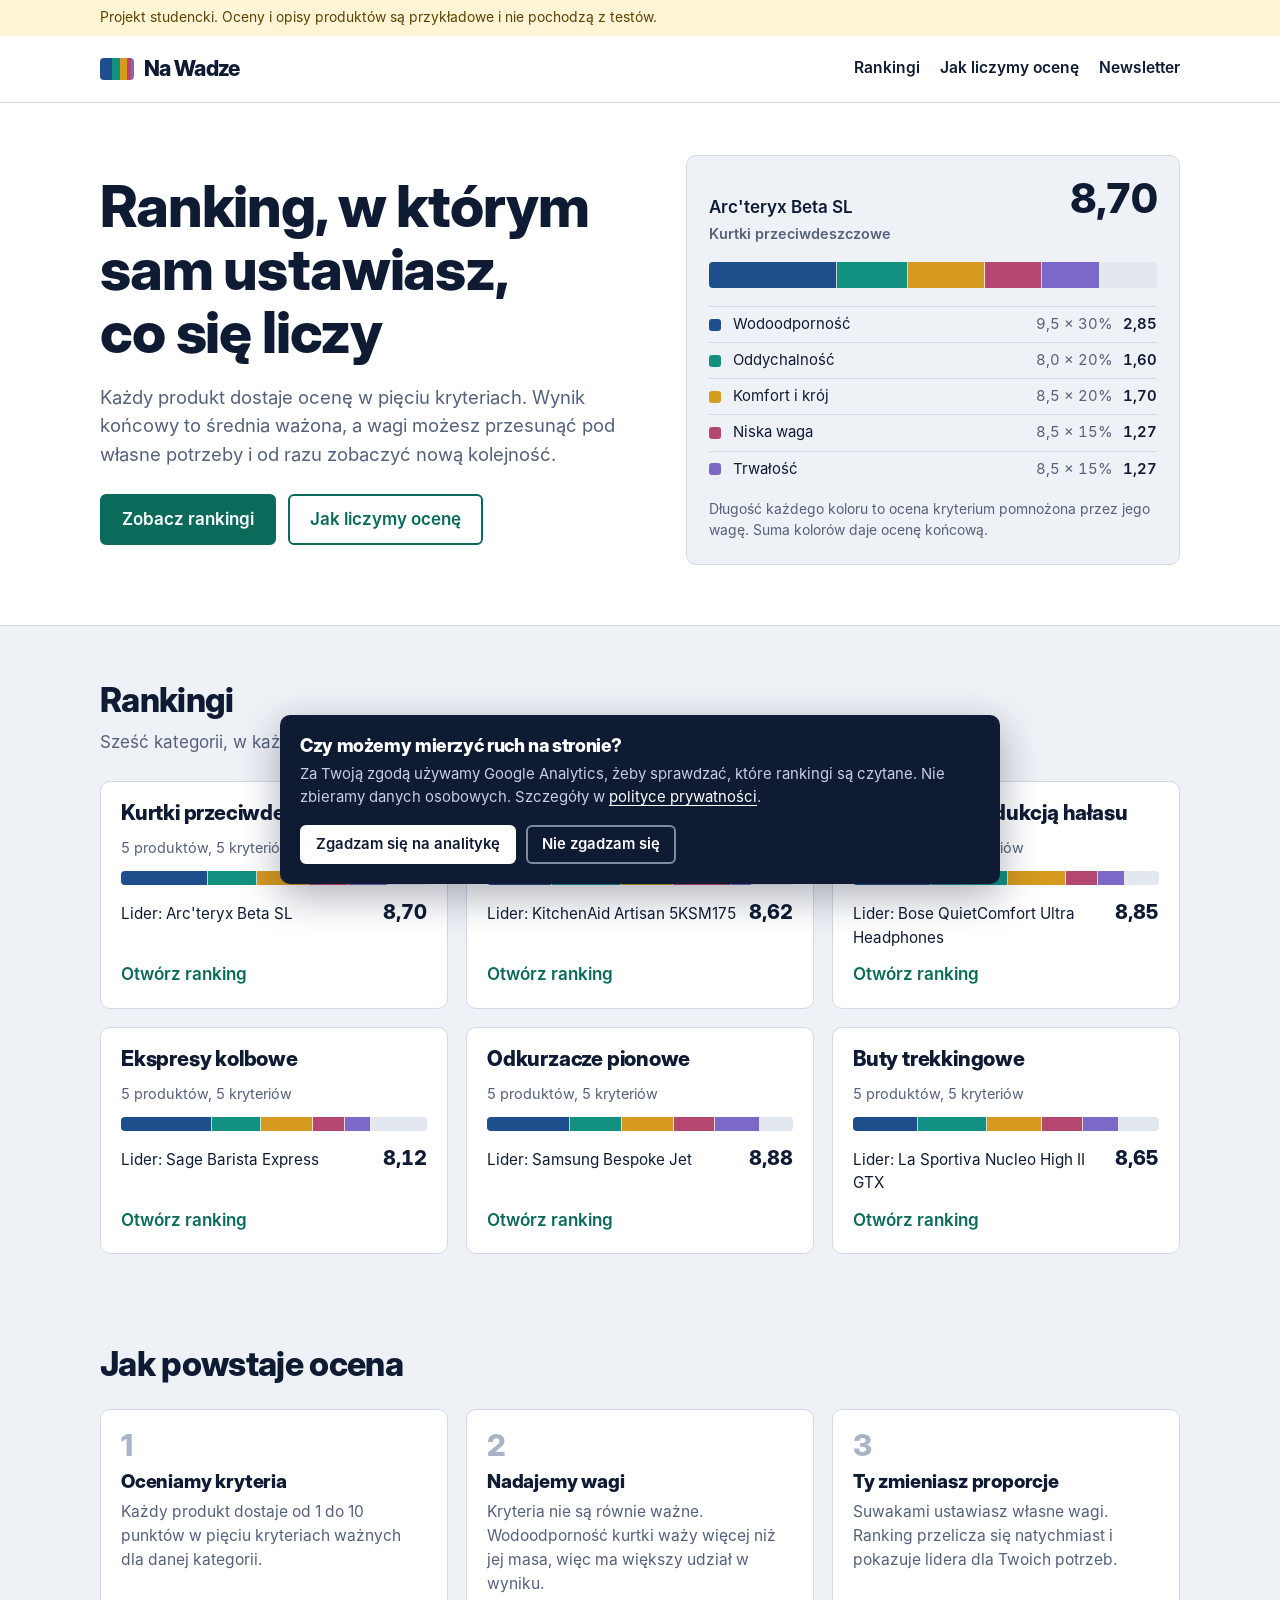
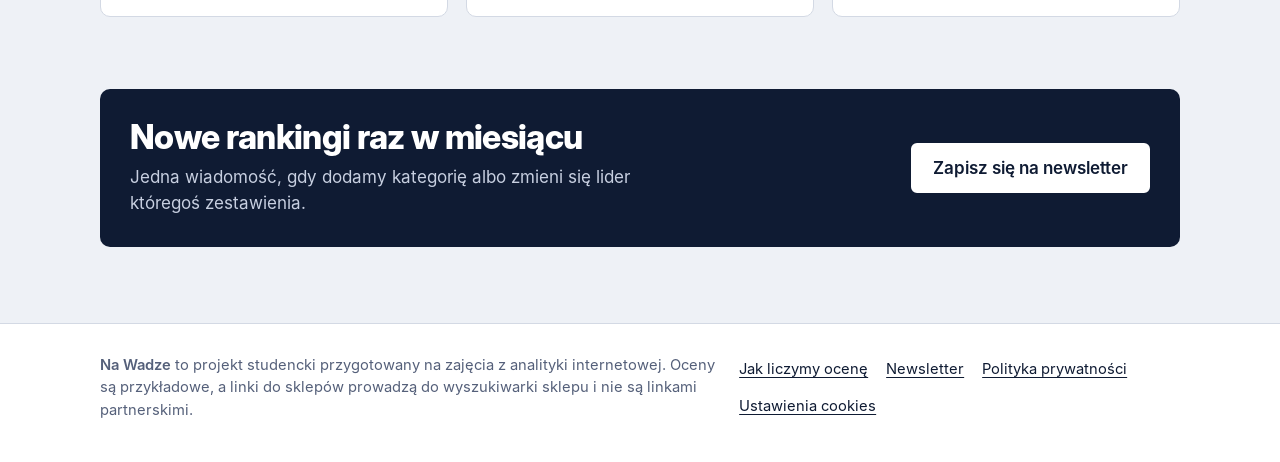
<file: index.html>
<!doctype html>
<html lang="pl">
<head>
<meta charset="utf-8">
<meta name="viewport" content="width=device-width, initial-scale=1">
<title>Na Wadze – rankingi z oceną ważoną</title>
<meta name="description" content="Rankingi produktów z oceną ważoną. Ustaw własne wagi kryteriów i zobacz, który produkt wygrywa dla Twoich potrzeb.">
<link rel="icon" href="data:image/svg+xml,%3Csvg xmlns='http://www.w3.org/2000/svg' viewBox='0 0 32 32'%3E%3Crect width='32' height='32' rx='6' fill='%230f1b33'/%3E%3Crect x='5' y='12' width='8' height='8' fill='%231f4e8c'/%3E%3Crect x='13' y='12' width='6' height='8' fill='%23129080'/%3E%3Crect x='19' y='12' width='5' height='8' fill='%23d59a1f'/%3E%3Crect x='24' y='12' width='3' height='8' fill='%23b4476f'/%3E%3C/svg%3E">
<link rel="stylesheet" href="assets/css/style.css">
<!-- Dane o stronie dla warstwy danych: muszą być przed kontenerem GTM -->
<script>
window.dataLayer = window.dataLayer || [];
window.dataLayer.push({"page_type": "home"});
</script>
<!-- Tryb zgody i kontener Google Tag Manager: identyfikator GTM-... ustawiasz w tym jednym pliku -->
<script src="assets/js/tracking.js"></script>
</head>
<body>
<!-- Google Tag Manager (noscript) -->
<noscript><iframe src="https://www.googletagmanager.com/ns.html?id=GTM-NF2CMMHD" height="0" width="0" style="display:none;visibility:hidden"></iframe></noscript>
<!-- End Google Tag Manager (noscript) -->
<a class="skip" href="#tresc">Przejdź do treści</a>
<div class="demo-strip"><div class="wrap">Projekt studencki. Oceny i opisy produktów są przykładowe i nie pochodzą z testów.</div></div>
<header class="site-header">
  <div class="wrap">
    <a class="brand" href="./"><span class="brand-mark" aria-hidden="true"><i></i><i></i><i></i><i></i><i></i></span>Na Wadze</a>
    <nav class="nav" aria-label="Główna nawigacja"><a href="./#rankingi">Rankingi</a><a href="metodologia.html">Jak liczymy ocenę</a><a href="newsletter.html">Newsletter</a></nav>
  </div>
</header>
<main id="tresc">
<section class="hero">
  <div class="wrap hero-grid">
    <div>
      <h1>Ranking, w którym sam ustawiasz, co się liczy</h1>
      <p class="lead">Każdy produkt dostaje ocenę w pięciu kryteriach. Wynik końcowy to średnia ważona, a wagi możesz przesunąć pod własne potrzeby i od razu zobaczyć nową kolejność.</p>
      <div class="hero-actions">
        <a class="button" href="#rankingi">Zobacz rankingi</a>
        <a class="button quiet" href="metodologia.html">Jak liczymy ocenę</a>
      </div>
    </div>
    <figure class="anatomy" style="margin:0" aria-label="Przykład: z czego składa się ocena ważona">
      <div class="anatomy-top">
        <span class="anatomy-name">Arc&#x27;teryx Beta SL<br><span class="tile-meta">Kurtki przeciwdeszczowe</span></span>
        <span class="anatomy-score">8,70</span>
      </div>
      <div class="bar" role="img" aria-label="Ocena ważona 8,70 na 10, złożona z wkładów pięciu kryteriów"><span class="k1" style="width:28.50%"></span><span class="k2" style="width:16.00%"></span><span class="k3" style="width:17.00%"></span><span class="k4" style="width:12.75%"></span><span class="k5" style="width:12.75%"></span></div>
      <ul class="anatomy-rows"><li><span class="dot k1"></span><span>Wodoodporność</span><span class="calc">9,5 × 30%</span><span class="part">2,85</span></li><li><span class="dot k2"></span><span>Oddychalność</span><span class="calc">8,0 × 20%</span><span class="part">1,60</span></li><li><span class="dot k3"></span><span>Komfort i krój</span><span class="calc">8,5 × 20%</span><span class="part">1,70</span></li><li><span class="dot k4"></span><span>Niska waga</span><span class="calc">8,5 × 15%</span><span class="part">1,27</span></li><li><span class="dot k5"></span><span>Trwałość</span><span class="calc">8,5 × 15%</span><span class="part">1,27</span></li></ul>
      <figcaption class="anatomy-note">Długość każdego koloru to ocena kryterium pomnożona przez jego wagę. Suma kolorów daje ocenę końcową.</figcaption>
    </figure>
  </div>
</section>

<section class="section" id="rankingi">
  <div class="wrap">
    <div class="section-head">
      <h2>Rankingi</h2>
      <p>Sześć kategorii, w każdej pięć produktów ocenionych tą samą metodą.</p>
    </div>
    <div class="tiles">
      <a class="tile" href="rankingi/kurtki-przeciwdeszczowe.html">
        <h3>Kurtki przeciwdeszczowe</h3>
        <p class="tile-meta">5 produktów, 5 kryteriów</p>
        <div class="bar" aria-hidden="true"><span class="k1" style="width:28.50%"></span><span class="k2" style="width:16.00%"></span><span class="k3" style="width:17.00%"></span><span class="k4" style="width:12.75%"></span><span class="k5" style="width:12.75%"></span></div>
        <p class="tile-leader"><span>Lider: Arc&#x27;teryx Beta SL</span><b>8,70</b></p>
        <span class="tile-go">Otwórz ranking</span>
      </a>
      <a class="tile" href="rankingi/roboty-kuchenne.html">
        <h3>Roboty kuchenne</h3>
        <p class="tile-meta">5 produktów, 5 kryteriów</p>
        <div class="bar" aria-hidden="true"><span class="k1" style="width:21.25%"></span><span class="k2" style="width:22.50%"></span><span class="k3" style="width:17.00%"></span><span class="k4" style="width:19.00%"></span><span class="k5" style="width:6.50%"></span></div>
        <p class="tile-leader"><span>Lider: KitchenAid Artisan 5KSM175</span><b>8,62</b></p>
        <span class="tile-go">Otwórz ranking</span>
      </a>
      <a class="tile" href="rankingi/sluchawki-anc.html">
        <h3>Słuchawki z redukcją hałasu</h3>
        <p class="tile-meta">5 produktów, 5 kryteriów</p>
        <div class="bar" aria-hidden="true"><span class="k1" style="width:25.50%"></span><span class="k2" style="width:25.00%"></span><span class="k3" style="width:19.00%"></span><span class="k4" style="width:10.50%"></span><span class="k5" style="width:8.50%"></span></div>
        <p class="tile-leader"><span>Lider: Bose QuietComfort Ultra Headphones</span><b>8,85</b></p>
        <span class="tile-go">Otwórz ranking</span>
      </a>
      <a class="tile" href="rankingi/ekspresy-kolbowe.html">
        <h3>Ekspresy kolbowe</h3>
        <p class="tile-meta">5 produktów, 5 kryteriów</p>
        <div class="bar" aria-hidden="true"><span class="k1" style="width:29.75%"></span><span class="k2" style="width:16.00%"></span><span class="k3" style="width:17.00%"></span><span class="k4" style="width:10.50%"></span><span class="k5" style="width:8.00%"></span></div>
        <p class="tile-leader"><span>Lider: Sage Barista Express</span><b>8,12</b></p>
        <span class="tile-go">Otwórz ranking</span>
      </a>
      <a class="tile" href="rankingi/odkurzacze-pionowe.html">
        <h3>Odkurzacze pionowe</h3>
        <p class="tile-meta">5 produktów, 5 kryteriów</p>
        <div class="bar" aria-hidden="true"><span class="k1" style="width:27.00%"></span><span class="k2" style="width:17.00%"></span><span class="k3" style="width:17.00%"></span><span class="k4" style="width:13.50%"></span><span class="k5" style="width:14.25%"></span></div>
        <p class="tile-leader"><span>Lider: Samsung Bespoke Jet</span><b>8,88</b></p>
        <span class="tile-go">Otwórz ranking</span>
      </a>
      <a class="tile" href="rankingi/buty-trekkingowe.html">
        <h3>Buty trekkingowe</h3>
        <p class="tile-meta">5 produktów, 5 kryteriów</p>
        <div class="bar" aria-hidden="true"><span class="k1" style="width:21.25%"></span><span class="k2" style="width:22.50%"></span><span class="k3" style="width:18.00%"></span><span class="k4" style="width:13.50%"></span><span class="k5" style="width:11.25%"></span></div>
        <p class="tile-leader"><span>Lider: La Sportiva Nucleo High II GTX</span><b>8,65</b></p>
        <span class="tile-go">Otwórz ranking</span>
      </a>
      
    </div>
  </div>
</section>

<section class="section tight">
  <div class="wrap">
    <div class="section-head">
      <h2>Jak powstaje ocena</h2>
    </div>
    <ol class="steps">
      <li><h3>Oceniamy kryteria</h3><p>Każdy produkt dostaje od 1 do 10 punktów w pięciu kryteriach ważnych dla danej kategorii.</p></li>
      <li><h3>Nadajemy wagi</h3><p>Kryteria nie są równie ważne. Wodoodporność kurtki waży więcej niż jej masa, więc ma większy udział w wyniku.</p></li>
      <li><h3>Ty zmieniasz proporcje</h3><p>Suwakami ustawiasz własne wagi. Ranking przelicza się natychmiast i pokazuje lidera dla Twoich potrzeb.</p></li>
    </ol>
  </div>
</section>
<section class="section tight">
  <div class="wrap">
    <div class="band">
      <div>
        <h2>Nowe rankingi raz w miesiącu</h2>
        <p>Jedna wiadomość, gdy dodamy kategorię albo zmieni się lider któregoś zestawienia.</p>
      </div>
      <a class="button" href="newsletter.html">Zapisz się na newsletter</a>
    </div>
  </div>
</section>
</main>
<footer class="site-footer">
  <div class="wrap footer-grid">
    <div>
      <p><strong>Na Wadze</strong> to projekt studencki przygotowany na zajęcia z analityki internetowej. Oceny są przykładowe, a linki do sklepów prowadzą do wyszukiwarki sklepu i nie są linkami partnerskimi.</p>
    </div>
    <div class="footer-links">
      <a href="metodologia.html">Jak liczymy ocenę</a>
      <a href="newsletter.html">Newsletter</a>
      <a href="polityka-prywatnosci.html">Polityka prywatności</a>
      <button class="link-button" type="button" id="consent-open">Ustawienia cookies</button>
    </div>
  </div>
</footer>
<section class="consent" id="consent" aria-labelledby="consent-title" hidden>
  <h2 id="consent-title">Czy możemy mierzyć ruch na stronie?</h2>
  <p>Za Twoją zgodą używamy Google Analytics, żeby sprawdzać, które rankingi są czytane. Nie zbieramy danych osobowych. Szczegóły w <a href="polityka-prywatnosci.html">polityce prywatności</a>.</p>
  <div class="consent-actions">
    <button class="button small" type="button" id="consent-accept">Zgadzam się na analitykę</button>
    <button class="button quiet small" type="button" id="consent-reject">Nie zgadzam się</button>
  </div>
</section>
<script src="assets/js/app.js"></script>
</body>
</html>
</file>
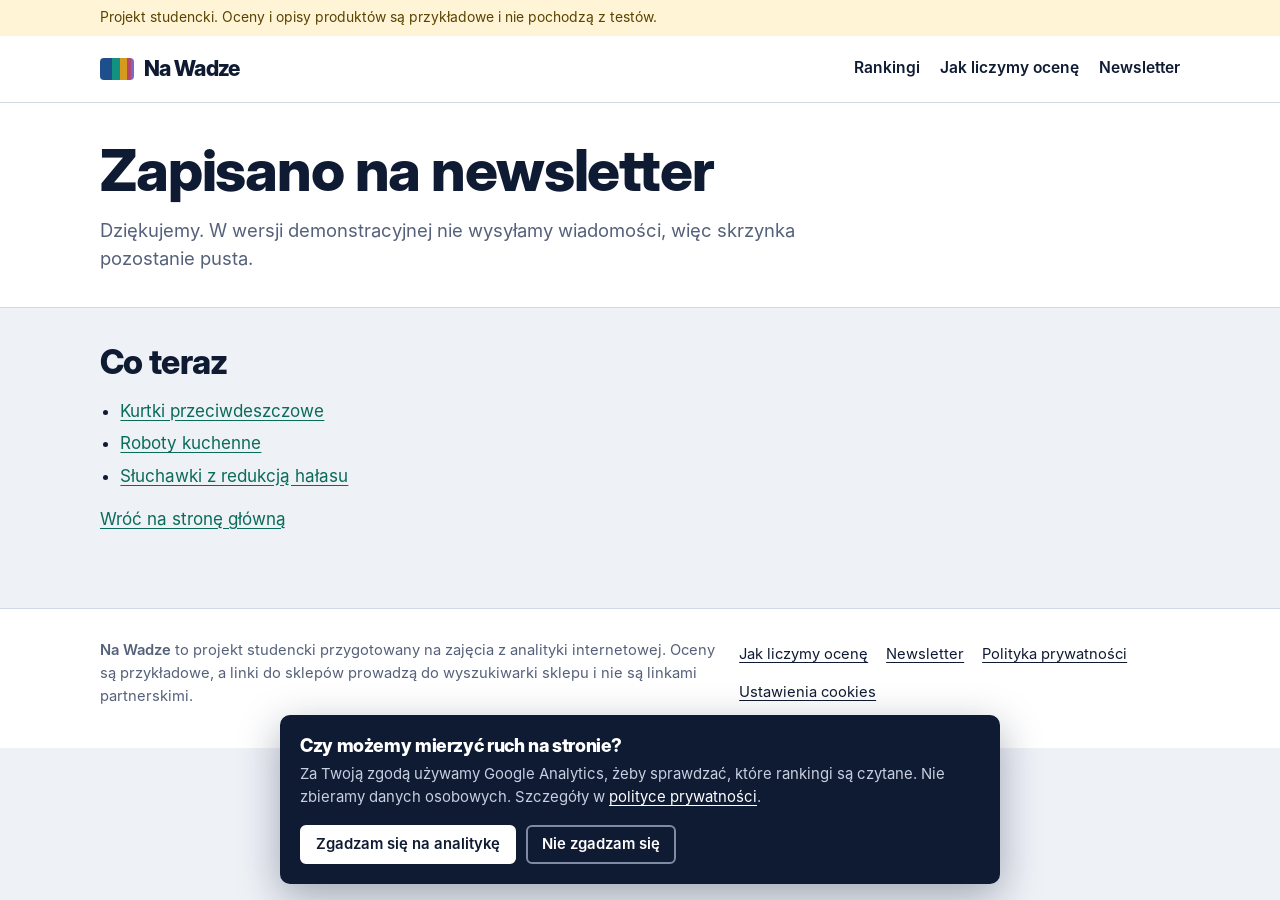
<file: dziekujemy.html>
<!doctype html>
<html lang="pl">
<head>
<meta charset="utf-8">
<meta name="viewport" content="width=device-width, initial-scale=1">
<title>Zapisano na newsletter – Na Wadze</title>
<meta name="description" content="Potwierdzenie zapisu na newsletter serwisu Na Wadze.">
<meta name="robots" content="noindex">
<link rel="icon" href="data:image/svg+xml,%3Csvg xmlns='http://www.w3.org/2000/svg' viewBox='0 0 32 32'%3E%3Crect width='32' height='32' rx='6' fill='%230f1b33'/%3E%3Crect x='5' y='12' width='8' height='8' fill='%231f4e8c'/%3E%3Crect x='13' y='12' width='6' height='8' fill='%23129080'/%3E%3Crect x='19' y='12' width='5' height='8' fill='%23d59a1f'/%3E%3Crect x='24' y='12' width='3' height='8' fill='%23b4476f'/%3E%3C/svg%3E">
<link rel="stylesheet" href="assets/css/style.css">
<!-- Dane o stronie dla warstwy danych: muszą być przed kontenerem GTM -->
<script>
window.dataLayer = window.dataLayer || [];
window.dataLayer.push({"page_type": "newsletter_thanks"});
</script>
<!-- Tryb zgody i kontener Google Tag Manager: identyfikator GTM-... ustawiasz w tym jednym pliku -->
<script src="assets/js/tracking.js"></script>
</head>
<body data-page="thanks">
<!-- Google Tag Manager (noscript) -->
<noscript><iframe src="https://www.googletagmanager.com/ns.html?id=GTM-NF2CMMHD" height="0" width="0" style="display:none;visibility:hidden"></iframe></noscript>
<!-- End Google Tag Manager (noscript) -->
<a class="skip" href="#tresc">Przejdź do treści</a>
<div class="demo-strip"><div class="wrap">Projekt studencki. Oceny i opisy produktów są przykładowe i nie pochodzą z testów.</div></div>
<header class="site-header">
  <div class="wrap">
    <a class="brand" href="./"><span class="brand-mark" aria-hidden="true"><i></i><i></i><i></i><i></i><i></i></span>Na Wadze</a>
    <nav class="nav" aria-label="Główna nawigacja"><a href="./#rankingi">Rankingi</a><a href="metodologia.html">Jak liczymy ocenę</a><a href="newsletter.html">Newsletter</a></nav>
  </div>
</header>
<main id="tresc">
<section class="page-head">
  <div class="wrap">
    <h1>Zapisano na newsletter</h1>
    <p class="lead">Dziękujemy. W wersji demonstracyjnej nie wysyłamy wiadomości, więc skrzynka pozostanie pusta.</p>
  </div>
</section>
<section class="section tight">
  <div class="wrap prose">
    <h2 style="margin-top:0">Co teraz</h2>
    <ul><li><a href="rankingi/kurtki-przeciwdeszczowe.html">Kurtki przeciwdeszczowe</a></li><li><a href="rankingi/roboty-kuchenne.html">Roboty kuchenne</a></li><li><a href="rankingi/sluchawki-anc.html">Słuchawki z redukcją hałasu</a></li></ul>
    <p><a href="./">Wróć na stronę główną</a></p>
  </div>
</section>
</main>
<footer class="site-footer">
  <div class="wrap footer-grid">
    <div>
      <p><strong>Na Wadze</strong> to projekt studencki przygotowany na zajęcia z analityki internetowej. Oceny są przykładowe, a linki do sklepów prowadzą do wyszukiwarki sklepu i nie są linkami partnerskimi.</p>
    </div>
    <div class="footer-links">
      <a href="metodologia.html">Jak liczymy ocenę</a>
      <a href="newsletter.html">Newsletter</a>
      <a href="polityka-prywatnosci.html">Polityka prywatności</a>
      <button class="link-button" type="button" id="consent-open">Ustawienia cookies</button>
    </div>
  </div>
</footer>
<section class="consent" id="consent" aria-labelledby="consent-title" hidden>
  <h2 id="consent-title">Czy możemy mierzyć ruch na stronie?</h2>
  <p>Za Twoją zgodą używamy Google Analytics, żeby sprawdzać, które rankingi są czytane. Nie zbieramy danych osobowych. Szczegóły w <a href="polityka-prywatnosci.html">polityce prywatności</a>.</p>
  <div class="consent-actions">
    <button class="button small" type="button" id="consent-accept">Zgadzam się na analitykę</button>
    <button class="button quiet small" type="button" id="consent-reject">Nie zgadzam się</button>
  </div>
</section>
<script src="assets/js/app.js"></script>
</body>
</html>
</file>
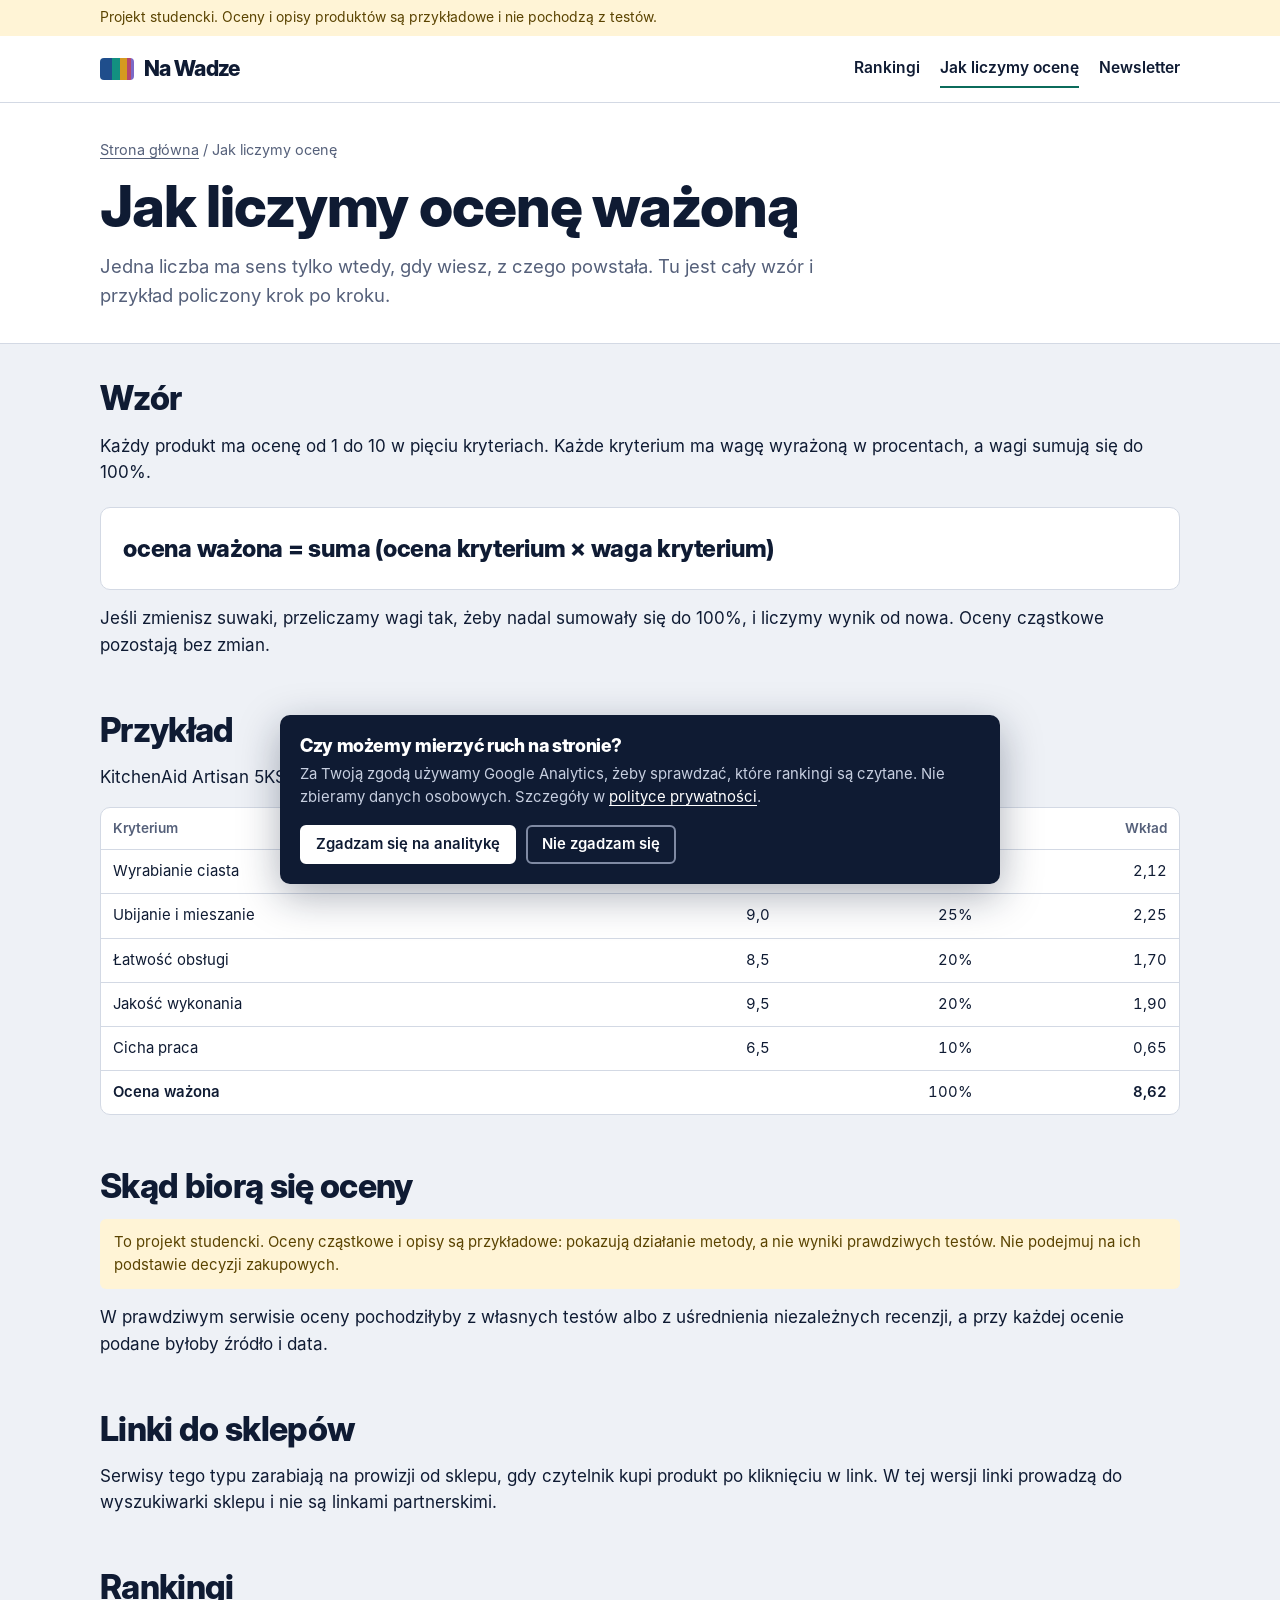
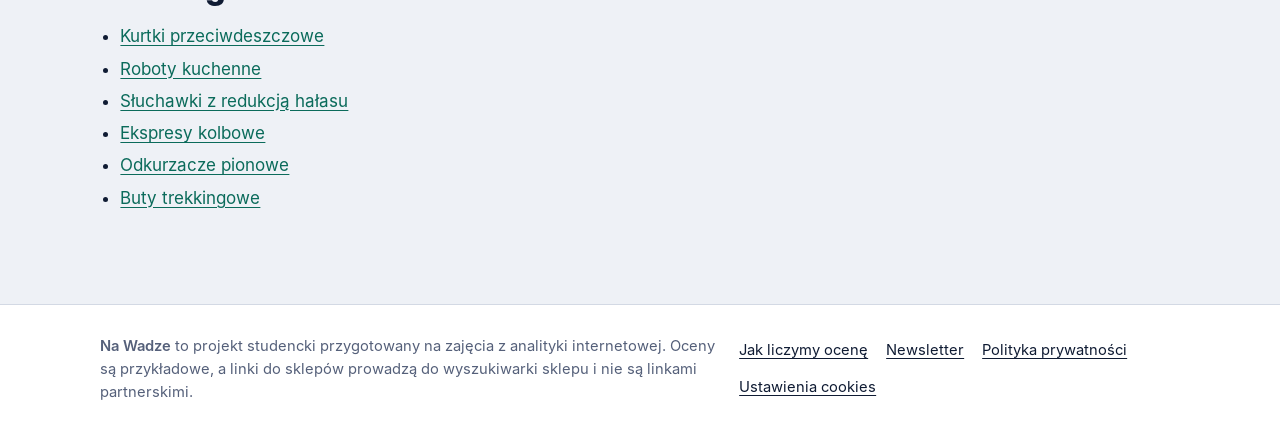
<file: metodologia.html>
<!doctype html>
<html lang="pl">
<head>
<meta charset="utf-8">
<meta name="viewport" content="width=device-width, initial-scale=1">
<title>Jak liczymy ocenę ważoną – Na Wadze</title>
<meta name="description" content="Wzór na ocenę ważoną, przykład obliczeń i informacja o pochodzeniu ocen w serwisie Na Wadze.">
<link rel="icon" href="data:image/svg+xml,%3Csvg xmlns='http://www.w3.org/2000/svg' viewBox='0 0 32 32'%3E%3Crect width='32' height='32' rx='6' fill='%230f1b33'/%3E%3Crect x='5' y='12' width='8' height='8' fill='%231f4e8c'/%3E%3Crect x='13' y='12' width='6' height='8' fill='%23129080'/%3E%3Crect x='19' y='12' width='5' height='8' fill='%23d59a1f'/%3E%3Crect x='24' y='12' width='3' height='8' fill='%23b4476f'/%3E%3C/svg%3E">
<link rel="stylesheet" href="assets/css/style.css">
<!-- Dane o stronie dla warstwy danych: muszą być przed kontenerem GTM -->
<script>
window.dataLayer = window.dataLayer || [];
window.dataLayer.push({"page_type": "methodology"});
</script>
<!-- Tryb zgody i kontener Google Tag Manager: identyfikator GTM-... ustawiasz w tym jednym pliku -->
<script src="assets/js/tracking.js"></script>
</head>
<body>
<!-- Google Tag Manager (noscript) -->
<noscript><iframe src="https://www.googletagmanager.com/ns.html?id=GTM-NF2CMMHD" height="0" width="0" style="display:none;visibility:hidden"></iframe></noscript>
<!-- End Google Tag Manager (noscript) -->
<a class="skip" href="#tresc">Przejdź do treści</a>
<div class="demo-strip"><div class="wrap">Projekt studencki. Oceny i opisy produktów są przykładowe i nie pochodzą z testów.</div></div>
<header class="site-header">
  <div class="wrap">
    <a class="brand" href="./"><span class="brand-mark" aria-hidden="true"><i></i><i></i><i></i><i></i><i></i></span>Na Wadze</a>
    <nav class="nav" aria-label="Główna nawigacja"><a href="./#rankingi">Rankingi</a><a href="metodologia.html" aria-current="page">Jak liczymy ocenę</a><a href="newsletter.html">Newsletter</a></nav>
  </div>
</header>
<main id="tresc">
<section class="page-head">
  <div class="wrap">
    <p class="crumbs"><a href="./">Strona główna</a> / Jak liczymy ocenę</p>
    <h1>Jak liczymy ocenę ważoną</h1>
    <p class="lead">Jedna liczba ma sens tylko wtedy, gdy wiesz, z czego powstała. Tu jest cały wzór i przykład policzony krok po kroku.</p>
  </div>
</section>
<section class="section tight">
  <div class="wrap prose">
    <h2 style="margin-top:0">Wzór</h2>
    <p>Każdy produkt ma ocenę od 1 do 10 w pięciu kryteriach. Każde kryterium ma wagę wyrażoną w procentach, a wagi sumują się do 100%.</p>
    <p class="formula">ocena ważona = suma (ocena kryterium × waga kryterium)</p>
    <p>Jeśli zmienisz suwaki, przeliczamy wagi tak, żeby nadal sumowały się do 100%, i liczymy wynik od nowa. Oceny cząstkowe pozostają bez zmian.</p>

    <h2>Przykład</h2>
    <p>KitchenAid Artisan 5KSM175 w rankingu „Roboty kuchenne” przy wagach domyślnych:</p>
    <div class="compare-wrap" style="margin-top:1em">
      <table class="compare" style="min-width:0">
        <thead><tr><th scope="col">Kryterium</th><th scope="col">Ocena</th><th scope="col">Waga</th><th scope="col">Wkład</th></tr></thead>
        <tbody><tr><td>Wyrabianie ciasta</td><td>8,5</td><td>25%</td><td>2,12</td></tr><tr><td>Ubijanie i mieszanie</td><td>9,0</td><td>25%</td><td>2,25</td></tr><tr><td>Łatwość obsługi</td><td>8,5</td><td>20%</td><td>1,70</td></tr><tr><td>Jakość wykonania</td><td>9,5</td><td>20%</td><td>1,90</td></tr><tr><td>Cicha praca</td><td>6,5</td><td>10%</td><td>0,65</td></tr><tr><td><strong>Ocena ważona</strong></td><td></td><td>100%</td><td><strong>8,62</strong></td></tr></tbody>
      </table>
    </div>

    <h2>Skąd biorą się oceny</h2>
    <p class="callout">To projekt studencki. Oceny cząstkowe i opisy są przykładowe: pokazują działanie metody, a nie wyniki prawdziwych testów. Nie podejmuj na ich podstawie decyzji zakupowych.</p>
    <p>W prawdziwym serwisie oceny pochodziłyby z własnych testów albo z uśrednienia niezależnych recenzji, a przy każdej ocenie podane byłoby źródło i data.</p>

    <h2>Linki do sklepów</h2>
    <p>Serwisy tego typu zarabiają na prowizji od sklepu, gdy czytelnik kupi produkt po kliknięciu w link. W tej wersji linki prowadzą do wyszukiwarki sklepu i nie są linkami partnerskimi.</p>

    <h2>Rankingi</h2>
    <ul><li><a href="rankingi/kurtki-przeciwdeszczowe.html">Kurtki przeciwdeszczowe</a></li><li><a href="rankingi/roboty-kuchenne.html">Roboty kuchenne</a></li><li><a href="rankingi/sluchawki-anc.html">Słuchawki z redukcją hałasu</a></li><li><a href="rankingi/ekspresy-kolbowe.html">Ekspresy kolbowe</a></li><li><a href="rankingi/odkurzacze-pionowe.html">Odkurzacze pionowe</a></li><li><a href="rankingi/buty-trekkingowe.html">Buty trekkingowe</a></li></ul>
  </div>
</section>
</main>
<footer class="site-footer">
  <div class="wrap footer-grid">
    <div>
      <p><strong>Na Wadze</strong> to projekt studencki przygotowany na zajęcia z analityki internetowej. Oceny są przykładowe, a linki do sklepów prowadzą do wyszukiwarki sklepu i nie są linkami partnerskimi.</p>
    </div>
    <div class="footer-links">
      <a href="metodologia.html">Jak liczymy ocenę</a>
      <a href="newsletter.html">Newsletter</a>
      <a href="polityka-prywatnosci.html">Polityka prywatności</a>
      <button class="link-button" type="button" id="consent-open">Ustawienia cookies</button>
    </div>
  </div>
</footer>
<section class="consent" id="consent" aria-labelledby="consent-title" hidden>
  <h2 id="consent-title">Czy możemy mierzyć ruch na stronie?</h2>
  <p>Za Twoją zgodą używamy Google Analytics, żeby sprawdzać, które rankingi są czytane. Nie zbieramy danych osobowych. Szczegóły w <a href="polityka-prywatnosci.html">polityce prywatności</a>.</p>
  <div class="consent-actions">
    <button class="button small" type="button" id="consent-accept">Zgadzam się na analitykę</button>
    <button class="button quiet small" type="button" id="consent-reject">Nie zgadzam się</button>
  </div>
</section>
<script src="assets/js/app.js"></script>
</body>
</html>
</file>
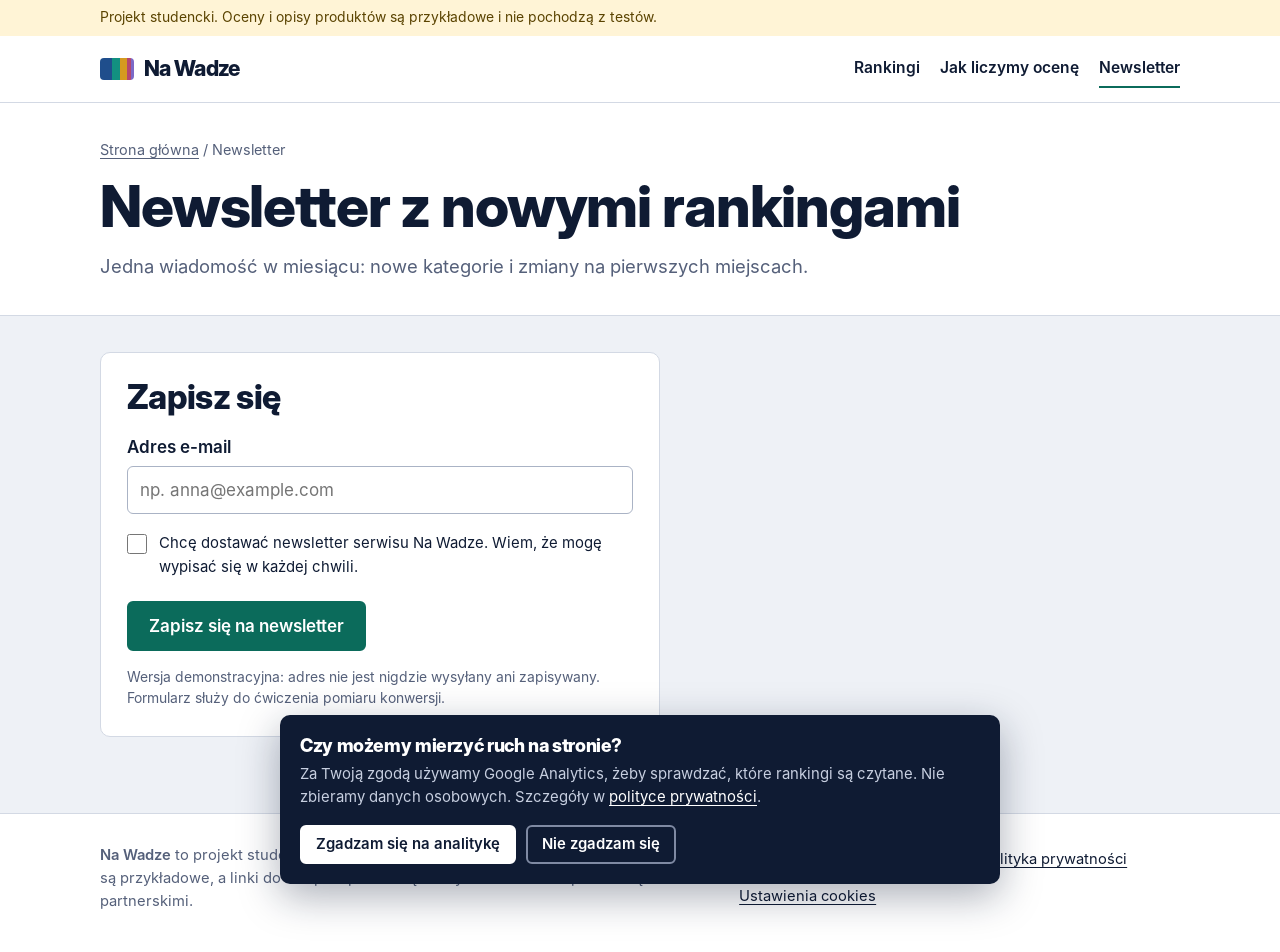
<file: newsletter.html>
<!doctype html>
<html lang="pl">
<head>
<meta charset="utf-8">
<meta name="viewport" content="width=device-width, initial-scale=1">
<title>Newsletter – Na Wadze</title>
<meta name="description" content="Zapisz się na newsletter serwisu Na Wadze: nowe rankingi i zmiany liderów raz w miesiącu.">
<link rel="icon" href="data:image/svg+xml,%3Csvg xmlns='http://www.w3.org/2000/svg' viewBox='0 0 32 32'%3E%3Crect width='32' height='32' rx='6' fill='%230f1b33'/%3E%3Crect x='5' y='12' width='8' height='8' fill='%231f4e8c'/%3E%3Crect x='13' y='12' width='6' height='8' fill='%23129080'/%3E%3Crect x='19' y='12' width='5' height='8' fill='%23d59a1f'/%3E%3Crect x='24' y='12' width='3' height='8' fill='%23b4476f'/%3E%3C/svg%3E">
<link rel="stylesheet" href="assets/css/style.css">
<!-- Dane o stronie dla warstwy danych: muszą być przed kontenerem GTM -->
<script>
window.dataLayer = window.dataLayer || [];
window.dataLayer.push({"page_type": "newsletter"});
</script>
<!-- Tryb zgody i kontener Google Tag Manager: identyfikator GTM-... ustawiasz w tym jednym pliku -->
<script src="assets/js/tracking.js"></script>
</head>
<body>
<!-- Google Tag Manager (noscript) -->
<noscript><iframe src="https://www.googletagmanager.com/ns.html?id=GTM-NF2CMMHD" height="0" width="0" style="display:none;visibility:hidden"></iframe></noscript>
<!-- End Google Tag Manager (noscript) -->
<a class="skip" href="#tresc">Przejdź do treści</a>
<div class="demo-strip"><div class="wrap">Projekt studencki. Oceny i opisy produktów są przykładowe i nie pochodzą z testów.</div></div>
<header class="site-header">
  <div class="wrap">
    <a class="brand" href="./"><span class="brand-mark" aria-hidden="true"><i></i><i></i><i></i><i></i><i></i></span>Na Wadze</a>
    <nav class="nav" aria-label="Główna nawigacja"><a href="./#rankingi">Rankingi</a><a href="metodologia.html">Jak liczymy ocenę</a><a href="newsletter.html" aria-current="page">Newsletter</a></nav>
  </div>
</header>
<main id="tresc">
<section class="page-head">
  <div class="wrap">
    <p class="crumbs"><a href="./">Strona główna</a> / Newsletter</p>
    <h1>Newsletter z nowymi rankingami</h1>
    <p class="lead">Jedna wiadomość w miesiącu: nowe kategorie i zmiany na pierwszych miejscach.</p>
  </div>
</section>
<section class="section tight">
  <div class="wrap">
    <form class="form-card" id="newsletter-form" novalidate data-thanks="dziekujemy.html">
      <h2>Zapisz się</h2>
      <div class="field">
        <label for="nl-email">Adres e-mail</label>
        <input type="email" id="nl-email" name="email" autocomplete="email" inputmode="email" placeholder="np. anna@example.com" aria-describedby="nl-email-error" required>
        <p class="field-error" id="nl-email-error" hidden>Wpisz poprawny adres e-mail, na przykład anna@example.com.</p>
      </div>
      <label class="check" for="nl-agree">
        <input type="checkbox" id="nl-agree" name="zgoda" aria-describedby="nl-agree-error" required>
        <span>Chcę dostawać newsletter serwisu Na Wadze. Wiem, że mogę wypisać się w każdej chwili.</span>
      </label>
      <p class="field-error" id="nl-agree-error" hidden>Zaznacz zgodę, żeby zapisać się na newsletter.</p>
      <button class="button" type="submit">Zapisz się na newsletter</button>
      <p class="form-note">Wersja demonstracyjna: adres nie jest nigdzie wysyłany ani zapisywany. Formularz służy do ćwiczenia pomiaru konwersji.</p>
    </form>
  </div>
</section>
</main>
<footer class="site-footer">
  <div class="wrap footer-grid">
    <div>
      <p><strong>Na Wadze</strong> to projekt studencki przygotowany na zajęcia z analityki internetowej. Oceny są przykładowe, a linki do sklepów prowadzą do wyszukiwarki sklepu i nie są linkami partnerskimi.</p>
    </div>
    <div class="footer-links">
      <a href="metodologia.html">Jak liczymy ocenę</a>
      <a href="newsletter.html">Newsletter</a>
      <a href="polityka-prywatnosci.html">Polityka prywatności</a>
      <button class="link-button" type="button" id="consent-open">Ustawienia cookies</button>
    </div>
  </div>
</footer>
<section class="consent" id="consent" aria-labelledby="consent-title" hidden>
  <h2 id="consent-title">Czy możemy mierzyć ruch na stronie?</h2>
  <p>Za Twoją zgodą używamy Google Analytics, żeby sprawdzać, które rankingi są czytane. Nie zbieramy danych osobowych. Szczegóły w <a href="polityka-prywatnosci.html">polityce prywatności</a>.</p>
  <div class="consent-actions">
    <button class="button small" type="button" id="consent-accept">Zgadzam się na analitykę</button>
    <button class="button quiet small" type="button" id="consent-reject">Nie zgadzam się</button>
  </div>
</section>
<script src="assets/js/app.js"></script>
</body>
</html>
</file>
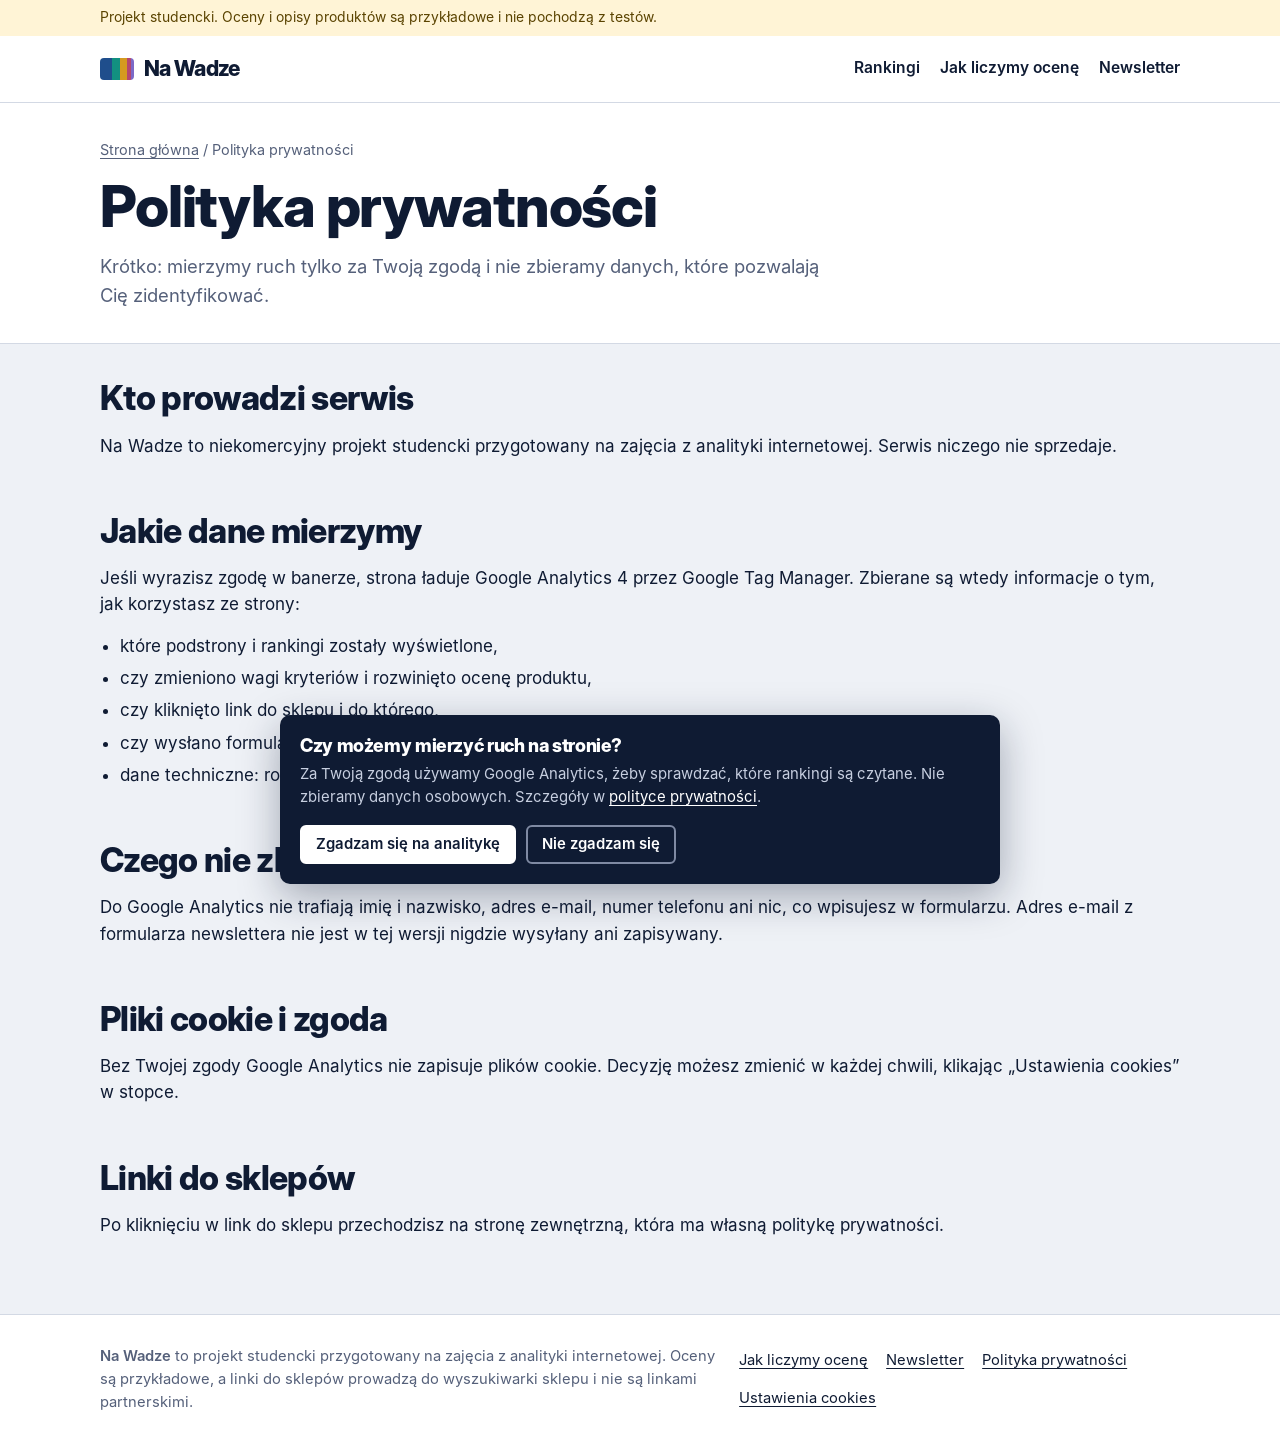
<file: polityka-prywatnosci.html>
<!doctype html>
<html lang="pl">
<head>
<meta charset="utf-8">
<meta name="viewport" content="width=device-width, initial-scale=1">
<title>Polityka prywatności – Na Wadze</title>
<meta name="description" content="Jakie dane mierzy serwis Na Wadze, czego nie zbiera i jak zmienić zgodę na analitykę.">
<link rel="icon" href="data:image/svg+xml,%3Csvg xmlns='http://www.w3.org/2000/svg' viewBox='0 0 32 32'%3E%3Crect width='32' height='32' rx='6' fill='%230f1b33'/%3E%3Crect x='5' y='12' width='8' height='8' fill='%231f4e8c'/%3E%3Crect x='13' y='12' width='6' height='8' fill='%23129080'/%3E%3Crect x='19' y='12' width='5' height='8' fill='%23d59a1f'/%3E%3Crect x='24' y='12' width='3' height='8' fill='%23b4476f'/%3E%3C/svg%3E">
<link rel="stylesheet" href="assets/css/style.css">
<!-- Dane o stronie dla warstwy danych: muszą być przed kontenerem GTM -->
<script>
window.dataLayer = window.dataLayer || [];
window.dataLayer.push({"page_type": "privacy"});
</script>
<!-- Tryb zgody i kontener Google Tag Manager: identyfikator GTM-... ustawiasz w tym jednym pliku -->
<script src="assets/js/tracking.js"></script>
</head>
<body>
<!-- Google Tag Manager (noscript) -->
<noscript><iframe src="https://www.googletagmanager.com/ns.html?id=GTM-NF2CMMHD" height="0" width="0" style="display:none;visibility:hidden"></iframe></noscript>
<!-- End Google Tag Manager (noscript) -->
<a class="skip" href="#tresc">Przejdź do treści</a>
<div class="demo-strip"><div class="wrap">Projekt studencki. Oceny i opisy produktów są przykładowe i nie pochodzą z testów.</div></div>
<header class="site-header">
  <div class="wrap">
    <a class="brand" href="./"><span class="brand-mark" aria-hidden="true"><i></i><i></i><i></i><i></i><i></i></span>Na Wadze</a>
    <nav class="nav" aria-label="Główna nawigacja"><a href="./#rankingi">Rankingi</a><a href="metodologia.html">Jak liczymy ocenę</a><a href="newsletter.html">Newsletter</a></nav>
  </div>
</header>
<main id="tresc">
<section class="page-head">
  <div class="wrap">
    <p class="crumbs"><a href="./">Strona główna</a> / Polityka prywatności</p>
    <h1>Polityka prywatności</h1>
    <p class="lead">Krótko: mierzymy ruch tylko za Twoją zgodą i nie zbieramy danych, które pozwalają Cię zidentyfikować.</p>
  </div>
</section>
<section class="section tight">
  <div class="wrap prose">
    <h2 style="margin-top:0">Kto prowadzi serwis</h2>
    <p>Na Wadze to niekomercyjny projekt studencki przygotowany na zajęcia z analityki internetowej. Serwis niczego nie sprzedaje.</p>

    <h2>Jakie dane mierzymy</h2>
    <p>Jeśli wyrazisz zgodę w banerze, strona ładuje Google Analytics 4 przez Google Tag Manager. Zbierane są wtedy informacje o tym, jak korzystasz ze strony:</p>
    <ul>
      <li>które podstrony i rankingi zostały wyświetlone,</li>
      <li>czy zmieniono wagi kryteriów i rozwinięto ocenę produktu,</li>
      <li>czy kliknięto link do sklepu i do którego,</li>
      <li>czy wysłano formularz newslettera (sam fakt, bez treści formularza),</li>
      <li>dane techniczne: rodzaj urządzenia, przeglądarka, przybliżona lokalizacja, źródło wejścia.</li>
    </ul>

    <h2>Czego nie zbieramy</h2>
    <p>Do Google Analytics nie trafiają imię i nazwisko, adres e-mail, numer telefonu ani nic, co wpisujesz w formularzu. Adres e-mail z formularza newslettera nie jest w tej wersji nigdzie wysyłany ani zapisywany.</p>

    <h2>Pliki cookie i zgoda</h2>
    <p>Bez Twojej zgody Google Analytics nie zapisuje plików cookie. Decyzję możesz zmienić w każdej chwili, klikając „Ustawienia cookies” w stopce.</p>

    <h2>Linki do sklepów</h2>
    <p>Po kliknięciu w link do sklepu przechodzisz na stronę zewnętrzną, która ma własną politykę prywatności.</p>
  </div>
</section>
</main>
<footer class="site-footer">
  <div class="wrap footer-grid">
    <div>
      <p><strong>Na Wadze</strong> to projekt studencki przygotowany na zajęcia z analityki internetowej. Oceny są przykładowe, a linki do sklepów prowadzą do wyszukiwarki sklepu i nie są linkami partnerskimi.</p>
    </div>
    <div class="footer-links">
      <a href="metodologia.html">Jak liczymy ocenę</a>
      <a href="newsletter.html">Newsletter</a>
      <a href="polityka-prywatnosci.html">Polityka prywatności</a>
      <button class="link-button" type="button" id="consent-open">Ustawienia cookies</button>
    </div>
  </div>
</footer>
<section class="consent" id="consent" aria-labelledby="consent-title" hidden>
  <h2 id="consent-title">Czy możemy mierzyć ruch na stronie?</h2>
  <p>Za Twoją zgodą używamy Google Analytics, żeby sprawdzać, które rankingi są czytane. Nie zbieramy danych osobowych. Szczegóły w <a href="polityka-prywatnosci.html">polityce prywatności</a>.</p>
  <div class="consent-actions">
    <button class="button small" type="button" id="consent-accept">Zgadzam się na analitykę</button>
    <button class="button quiet small" type="button" id="consent-reject">Nie zgadzam się</button>
  </div>
</section>
<script src="assets/js/app.js"></script>
</body>
</html>
</file>
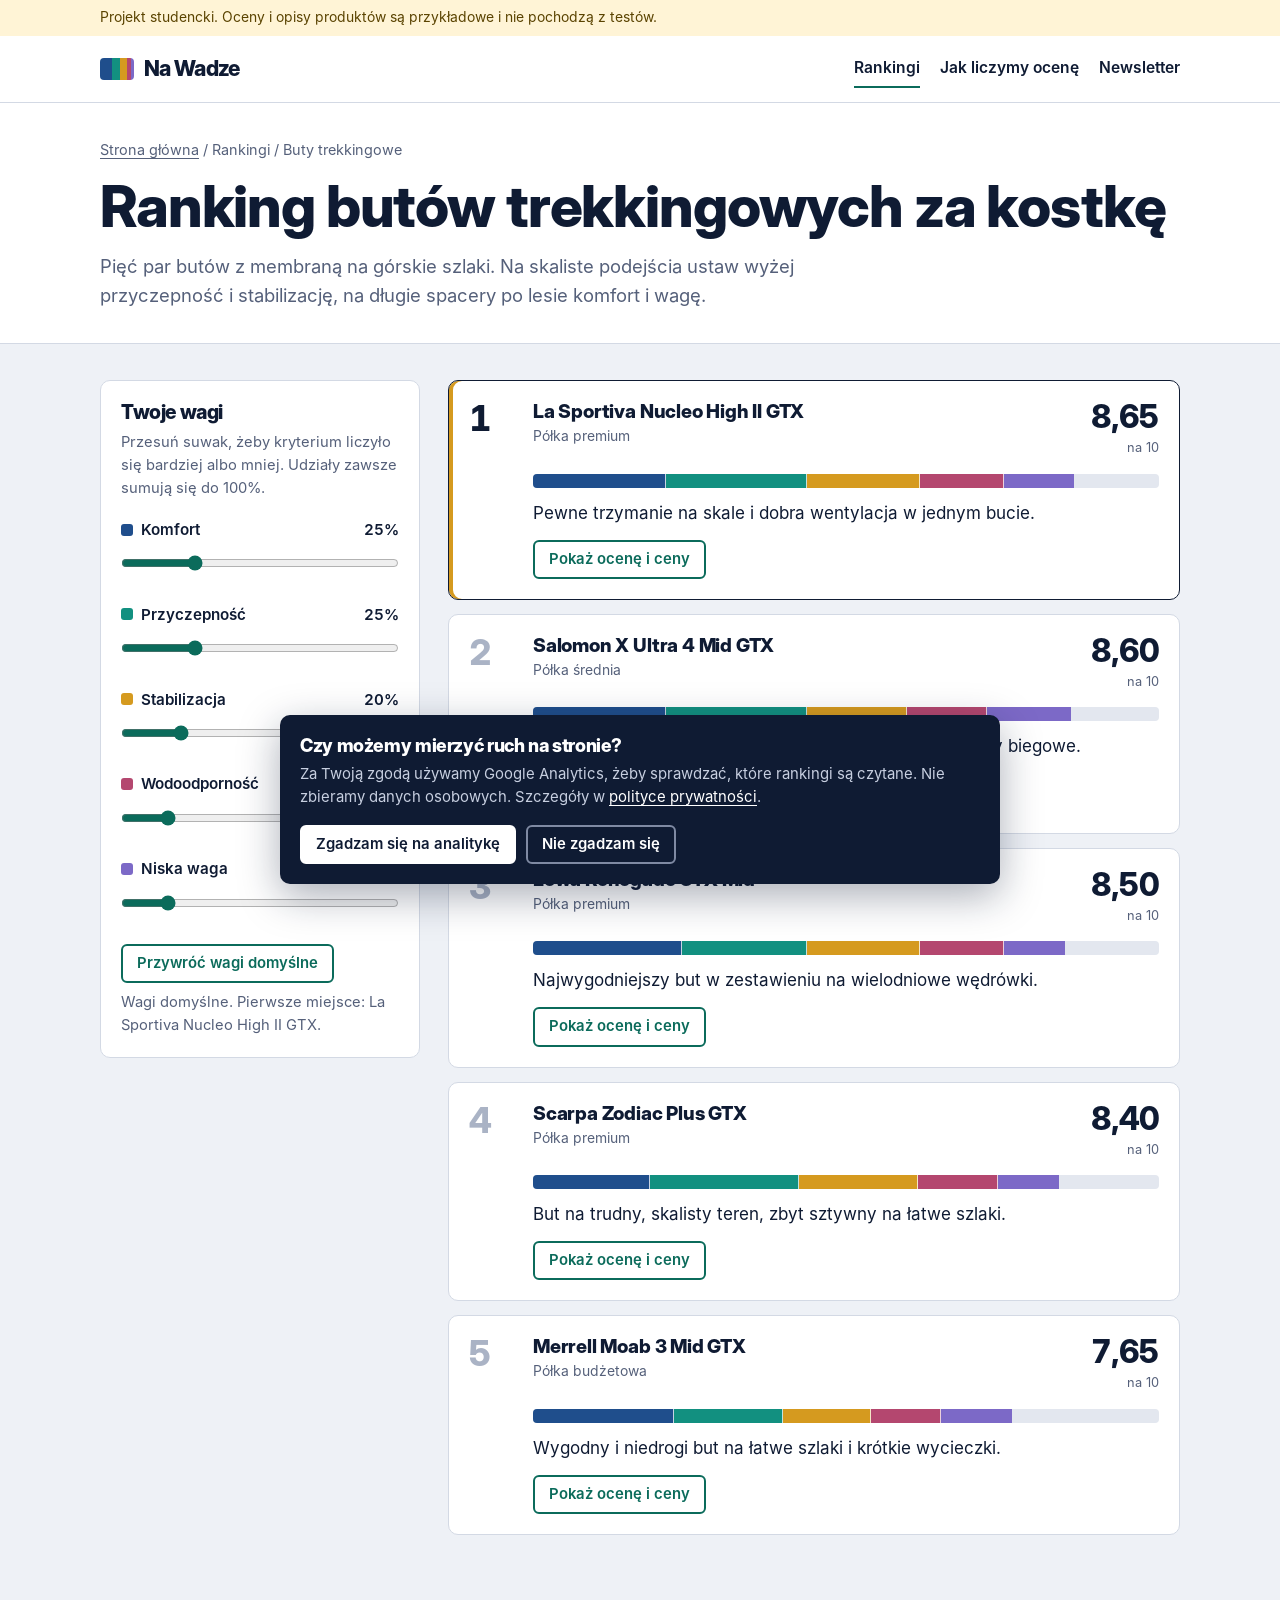
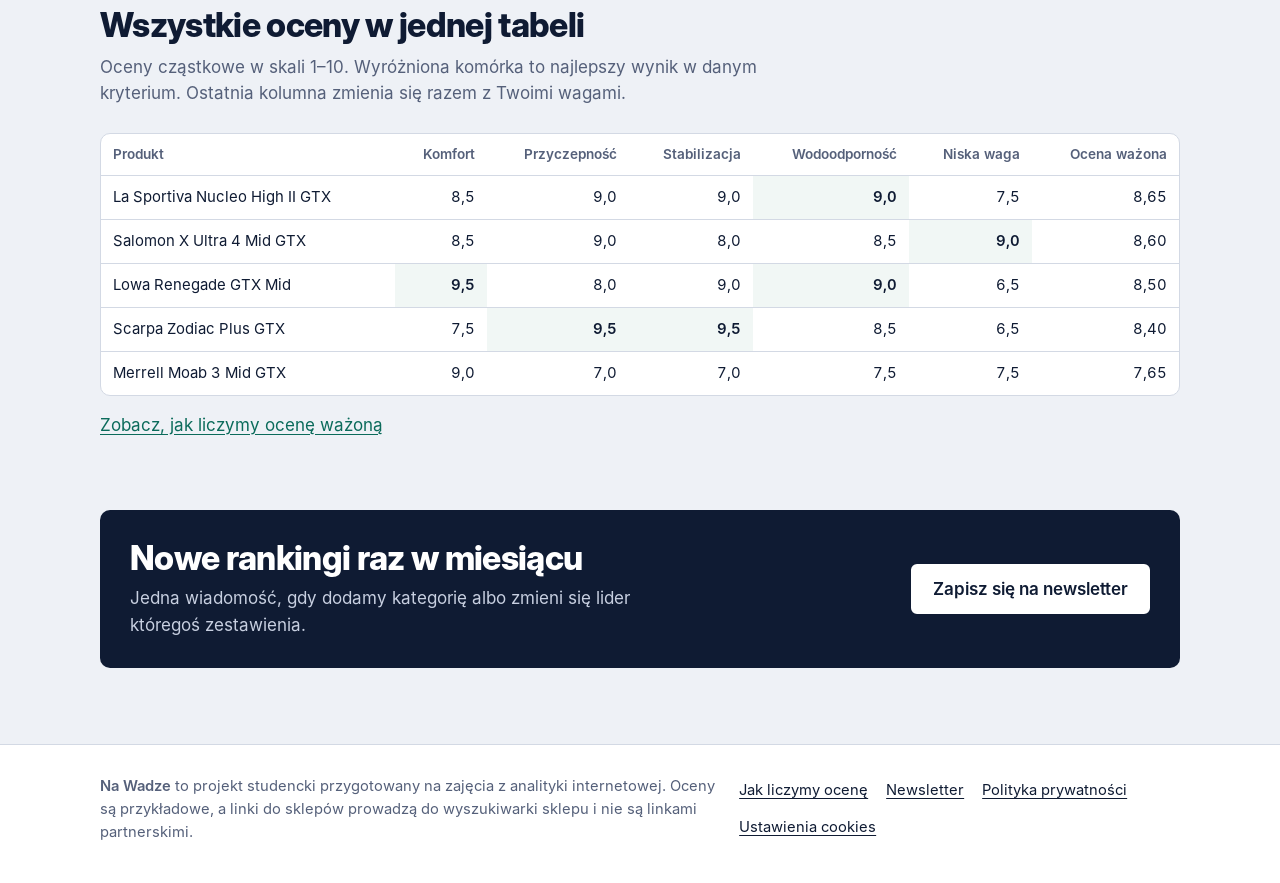
<file: rankingi/buty-trekkingowe.html>
<!doctype html>
<html lang="pl">
<head>
<meta charset="utf-8">
<meta name="viewport" content="width=device-width, initial-scale=1">
<title>Ranking butów trekkingowych za kostkę – Na Wadze</title>
<meta name="description" content="Ranking butów trekkingowych za kostkę: pięć produktów z oceną ważoną w pięciu kryteriach. Ustaw własne wagi i porównaj wyniki.">
<link rel="icon" href="data:image/svg+xml,%3Csvg xmlns='http://www.w3.org/2000/svg' viewBox='0 0 32 32'%3E%3Crect width='32' height='32' rx='6' fill='%230f1b33'/%3E%3Crect x='5' y='12' width='8' height='8' fill='%231f4e8c'/%3E%3Crect x='13' y='12' width='6' height='8' fill='%23129080'/%3E%3Crect x='19' y='12' width='5' height='8' fill='%23d59a1f'/%3E%3Crect x='24' y='12' width='3' height='8' fill='%23b4476f'/%3E%3C/svg%3E">
<link rel="stylesheet" href="../assets/css/style.css">
<!-- Dane o stronie dla warstwy danych: muszą być przed kontenerem GTM -->
<script>
window.dataLayer = window.dataLayer || [];
window.dataLayer.push({"page_type": "ranking", "ranking_id": "buty-trekkingowe", "ranking_name": "Buty trekkingowe"});
</script>
<!-- Tryb zgody i kontener Google Tag Manager: identyfikator GTM-... ustawiasz w tym jednym pliku -->
<script src="../assets/js/tracking.js"></script>
</head>
<body>
<!-- Google Tag Manager (noscript) -->
<noscript><iframe src="https://www.googletagmanager.com/ns.html?id=GTM-NF2CMMHD" height="0" width="0" style="display:none;visibility:hidden"></iframe></noscript>
<!-- End Google Tag Manager (noscript) -->
<a class="skip" href="#tresc">Przejdź do treści</a>
<div class="demo-strip"><div class="wrap">Projekt studencki. Oceny i opisy produktów są przykładowe i nie pochodzą z testów.</div></div>
<header class="site-header">
  <div class="wrap">
    <a class="brand" href="../"><span class="brand-mark" aria-hidden="true"><i></i><i></i><i></i><i></i><i></i></span>Na Wadze</a>
    <nav class="nav" aria-label="Główna nawigacja"><a href="../#rankingi" aria-current="page">Rankingi</a><a href="../metodologia.html">Jak liczymy ocenę</a><a href="../newsletter.html">Newsletter</a></nav>
  </div>
</header>
<main id="tresc">
<section class="page-head">
  <div class="wrap">
    <p class="crumbs"><a href="../">Strona główna</a> / Rankingi / Buty trekkingowe</p>
    <h1>Ranking butów trekkingowych za kostkę</h1>
    <p class="lead">Pięć par butów z membraną na górskie szlaki. Na skaliste podejścia ustaw wyżej przyczepność i stabilizację, na długie spacery po lesie komfort i wagę.</p>
  </div>
</section>

<section class="section tight" data-ranking="buty-trekkingowe" data-ranking-name="Buty trekkingowe">
  <div class="wrap ranking-grid">
    <aside class="weights" aria-labelledby="weights-title">
      <h2 id="weights-title">Twoje wagi</h2>
      <p>Przesuń suwak, żeby kryterium liczyło się bardziej albo mniej. Udziały zawsze sumują się do 100%.</p>
      <div class="weight">
          <label for="w-komfort"><span class="dot k1"></span>Komfort<output id="o-komfort" for="w-komfort">25%</output></label>
          <input type="range" id="w-komfort" min="0" max="100" step="5" value="25" data-criterion="komfort" data-default="25">
        </div>
        <div class="weight">
          <label for="w-przyczepnosc"><span class="dot k2"></span>Przyczepność<output id="o-przyczepnosc" for="w-przyczepnosc">25%</output></label>
          <input type="range" id="w-przyczepnosc" min="0" max="100" step="5" value="25" data-criterion="przyczepnosc" data-default="25">
        </div>
        <div class="weight">
          <label for="w-stabilizacja"><span class="dot k3"></span>Stabilizacja<output id="o-stabilizacja" for="w-stabilizacja">20%</output></label>
          <input type="range" id="w-stabilizacja" min="0" max="100" step="5" value="20" data-criterion="stabilizacja" data-default="20">
        </div>
        <div class="weight">
          <label for="w-wodoodpornosc"><span class="dot k4"></span>Wodoodporność<output id="o-wodoodpornosc" for="w-wodoodpornosc">15%</output></label>
          <input type="range" id="w-wodoodpornosc" min="0" max="100" step="5" value="15" data-criterion="wodoodpornosc" data-default="15">
        </div>
        <div class="weight">
          <label for="w-waga"><span class="dot k5"></span>Niska waga<output id="o-waga" for="w-waga">15%</output></label>
          <input type="range" id="w-waga" min="0" max="100" step="5" value="15" data-criterion="waga" data-default="15">
        </div>
        
      <div class="weights-actions">
        <button class="button quiet small" type="button" id="weights-reset" disabled>Przywróć wagi domyślne</button>
      </div>
      <p class="weights-state" id="weights-state" aria-live="polite"></p>
    </aside>
    <div>
      <ol class="rank-list" id="rank-list">
      <li class="product is-first" data-product-id="la-sportiva-nucleo-high-ii-gtx" data-product-name="La Sportiva Nucleo High II GTX" data-scores="8.5,9.0,9.0,9.0,7.5" data-total="8.6500">
        <div class="product-rank">1</div>
        <div class="product-main">
          <div class="product-top">
            <div>
              <h3>La Sportiva Nucleo High II GTX</h3>
              <p class="product-tier">Półka premium</p>
            </div>
            <div class="product-score"><b data-total-out>8,65</b><span>na 10</span></div>
          </div>
          <div class="bar" role="img" aria-label="Ocena ważona 8,65 na 10, złożona z wkładów pięciu kryteriów"><span class="k1" style="width:21.25%"></span><span class="k2" style="width:22.50%"></span><span class="k3" style="width:18.00%"></span><span class="k4" style="width:13.50%"></span><span class="k5" style="width:11.25%"></span></div>
          <p class="product-verdict">Pewne trzymanie na skale i dobra wentylacja w jednym bucie.</p>
          <button class="button quiet small product-toggle" type="button" aria-expanded="false" aria-controls="d-la-sportiva-nucleo-high-ii-gtx">Pokaż ocenę i ceny</button>
          <div class="product-details" id="d-la-sportiva-nucleo-high-ii-gtx" hidden>
            <table class="breakdown">
              <thead><tr><th scope="col">Kryterium</th><th scope="col">Ocena</th><th scope="col">Waga</th><th scope="col">Wkład</th></tr></thead>
              <tbody><tr><td><span class="dot k1"></span>Komfort</td><td>8,5</td><td data-weight>25%</td><td data-part>2,12</td></tr><tr><td><span class="dot k2"></span>Przyczepność</td><td>9,0</td><td data-weight>25%</td><td data-part>2,25</td></tr><tr><td><span class="dot k3"></span>Stabilizacja</td><td>9,0</td><td data-weight>20%</td><td data-part>1,80</td></tr><tr><td><span class="dot k4"></span>Wodoodporność</td><td>9,0</td><td data-weight>15%</td><td data-part>1,35</td></tr><tr><td><span class="dot k5"></span>Niska waga</td><td>7,5</td><td data-weight>15%</td><td data-part>1,12</td></tr></tbody>
              <tfoot><tr><td>Ocena ważona</td><td></td><td></td><td data-sum>8,65</td></tr></tfoot>
            </table>
            <div class="proscons">
              <div><h4>Plusy</h4><ul><li>Przyczepna podeszwa</li><li>Oddychająca membrana</li></ul></div>
              <div><h4>Minusy</h4><ul><li>Wąska cholewka nie każdemu pasuje</li></ul></div>
            </div>
            <div class="shops">
              <a class="button small" data-shop="amazon" href="https://www.amazon.pl/s?k=La+Sportiva+Nucleo+High+II+GTX" target="_blank" rel="sponsored noopener">Sprawdź cenę w Amazon</a>
              <a class="button quiet small" data-shop="allegro" href="https://allegro.pl/listing?string=La+Sportiva+Nucleo+High+II+GTX" target="_blank" rel="sponsored noopener">Sprawdź cenę w Allegro</a>
            </div>
            <p class="shops-note">Link otworzy sklep w nowej karcie.</p>
          </div>
        </div>
      </li>
      <li class="product" data-product-id="salomon-x-ultra-4-mid-gtx" data-product-name="Salomon X Ultra 4 Mid GTX" data-scores="8.5,9.0,8.0,8.5,9.0" data-total="8.6000">
        <div class="product-rank">2</div>
        <div class="product-main">
          <div class="product-top">
            <div>
              <h3>Salomon X Ultra 4 Mid GTX</h3>
              <p class="product-tier">Półka średnia</p>
            </div>
            <div class="product-score"><b data-total-out>8,60</b><span>na 10</span></div>
          </div>
          <div class="bar" role="img" aria-label="Ocena ważona 8,60 na 10, złożona z wkładów pięciu kryteriów"><span class="k1" style="width:21.25%"></span><span class="k2" style="width:22.50%"></span><span class="k3" style="width:16.00%"></span><span class="k4" style="width:12.75%"></span><span class="k5" style="width:13.50%"></span></div>
          <p class="product-verdict">Lekki but na szybkie wyjścia, który zachowuje się jak buty biegowe.</p>
          <button class="button quiet small product-toggle" type="button" aria-expanded="false" aria-controls="d-salomon-x-ultra-4-mid-gtx">Pokaż ocenę i ceny</button>
          <div class="product-details" id="d-salomon-x-ultra-4-mid-gtx" hidden>
            <table class="breakdown">
              <thead><tr><th scope="col">Kryterium</th><th scope="col">Ocena</th><th scope="col">Waga</th><th scope="col">Wkład</th></tr></thead>
              <tbody><tr><td><span class="dot k1"></span>Komfort</td><td>8,5</td><td data-weight>25%</td><td data-part>2,12</td></tr><tr><td><span class="dot k2"></span>Przyczepność</td><td>9,0</td><td data-weight>25%</td><td data-part>2,25</td></tr><tr><td><span class="dot k3"></span>Stabilizacja</td><td>8,0</td><td data-weight>20%</td><td data-part>1,60</td></tr><tr><td><span class="dot k4"></span>Wodoodporność</td><td>8,5</td><td data-weight>15%</td><td data-part>1,27</td></tr><tr><td><span class="dot k5"></span>Niska waga</td><td>9,0</td><td data-weight>15%</td><td data-part>1,35</td></tr></tbody>
              <tfoot><tr><td>Ocena ważona</td><td></td><td></td><td data-sum>8,60</td></tr></tfoot>
            </table>
            <div class="proscons">
              <div><h4>Plusy</h4><ul><li>Niska waga</li><li>Wygodny od pierwszego założenia</li></ul></div>
              <div><h4>Minusy</h4><ul><li>Mniej sztywny pod ciężkim plecakiem</li></ul></div>
            </div>
            <div class="shops">
              <a class="button small" data-shop="amazon" href="https://www.amazon.pl/s?k=Salomon+X+Ultra+4+Mid+GTX" target="_blank" rel="sponsored noopener">Sprawdź cenę w Amazon</a>
              <a class="button quiet small" data-shop="allegro" href="https://allegro.pl/listing?string=Salomon+X+Ultra+4+Mid+GTX" target="_blank" rel="sponsored noopener">Sprawdź cenę w Allegro</a>
            </div>
            <p class="shops-note">Link otworzy sklep w nowej karcie.</p>
          </div>
        </div>
      </li>
      <li class="product" data-product-id="lowa-renegade-gtx-mid" data-product-name="Lowa Renegade GTX Mid" data-scores="9.5,8.0,9.0,9.0,6.5" data-total="8.5000">
        <div class="product-rank">3</div>
        <div class="product-main">
          <div class="product-top">
            <div>
              <h3>Lowa Renegade GTX Mid</h3>
              <p class="product-tier">Półka premium</p>
            </div>
            <div class="product-score"><b data-total-out>8,50</b><span>na 10</span></div>
          </div>
          <div class="bar" role="img" aria-label="Ocena ważona 8,50 na 10, złożona z wkładów pięciu kryteriów"><span class="k1" style="width:23.75%"></span><span class="k2" style="width:20.00%"></span><span class="k3" style="width:18.00%"></span><span class="k4" style="width:13.50%"></span><span class="k5" style="width:9.75%"></span></div>
          <p class="product-verdict">Najwygodniejszy but w zestawieniu na wielodniowe wędrówki.</p>
          <button class="button quiet small product-toggle" type="button" aria-expanded="false" aria-controls="d-lowa-renegade-gtx-mid">Pokaż ocenę i ceny</button>
          <div class="product-details" id="d-lowa-renegade-gtx-mid" hidden>
            <table class="breakdown">
              <thead><tr><th scope="col">Kryterium</th><th scope="col">Ocena</th><th scope="col">Waga</th><th scope="col">Wkład</th></tr></thead>
              <tbody><tr><td><span class="dot k1"></span>Komfort</td><td>9,5</td><td data-weight>25%</td><td data-part>2,38</td></tr><tr><td><span class="dot k2"></span>Przyczepność</td><td>8,0</td><td data-weight>25%</td><td data-part>2,00</td></tr><tr><td><span class="dot k3"></span>Stabilizacja</td><td>9,0</td><td data-weight>20%</td><td data-part>1,80</td></tr><tr><td><span class="dot k4"></span>Wodoodporność</td><td>9,0</td><td data-weight>15%</td><td data-part>1,35</td></tr><tr><td><span class="dot k5"></span>Niska waga</td><td>6,5</td><td data-weight>15%</td><td data-part>0,97</td></tr></tbody>
              <tfoot><tr><td>Ocena ważona</td><td></td><td></td><td data-sum>8,50</td></tr></tfoot>
            </table>
            <div class="proscons">
              <div><h4>Plusy</h4><ul><li>Bardzo wygodna wyściółka</li><li>Trwała skóra nubukowa</li></ul></div>
              <div><h4>Minusy</h4><ul><li>Wyraźnie cięższy od lekkich modeli</li></ul></div>
            </div>
            <div class="shops">
              <a class="button small" data-shop="amazon" href="https://www.amazon.pl/s?k=Lowa+Renegade+GTX+Mid" target="_blank" rel="sponsored noopener">Sprawdź cenę w Amazon</a>
              <a class="button quiet small" data-shop="allegro" href="https://allegro.pl/listing?string=Lowa+Renegade+GTX+Mid" target="_blank" rel="sponsored noopener">Sprawdź cenę w Allegro</a>
            </div>
            <p class="shops-note">Link otworzy sklep w nowej karcie.</p>
          </div>
        </div>
      </li>
      <li class="product" data-product-id="scarpa-zodiac-plus-gtx" data-product-name="Scarpa Zodiac Plus GTX" data-scores="7.5,9.5,9.5,8.5,6.5" data-total="8.4000">
        <div class="product-rank">4</div>
        <div class="product-main">
          <div class="product-top">
            <div>
              <h3>Scarpa Zodiac Plus GTX</h3>
              <p class="product-tier">Półka premium</p>
            </div>
            <div class="product-score"><b data-total-out>8,40</b><span>na 10</span></div>
          </div>
          <div class="bar" role="img" aria-label="Ocena ważona 8,40 na 10, złożona z wkładów pięciu kryteriów"><span class="k1" style="width:18.75%"></span><span class="k2" style="width:23.75%"></span><span class="k3" style="width:19.00%"></span><span class="k4" style="width:12.75%"></span><span class="k5" style="width:9.75%"></span></div>
          <p class="product-verdict">But na trudny, skalisty teren, zbyt sztywny na łatwe szlaki.</p>
          <button class="button quiet small product-toggle" type="button" aria-expanded="false" aria-controls="d-scarpa-zodiac-plus-gtx">Pokaż ocenę i ceny</button>
          <div class="product-details" id="d-scarpa-zodiac-plus-gtx" hidden>
            <table class="breakdown">
              <thead><tr><th scope="col">Kryterium</th><th scope="col">Ocena</th><th scope="col">Waga</th><th scope="col">Wkład</th></tr></thead>
              <tbody><tr><td><span class="dot k1"></span>Komfort</td><td>7,5</td><td data-weight>25%</td><td data-part>1,88</td></tr><tr><td><span class="dot k2"></span>Przyczepność</td><td>9,5</td><td data-weight>25%</td><td data-part>2,38</td></tr><tr><td><span class="dot k3"></span>Stabilizacja</td><td>9,5</td><td data-weight>20%</td><td data-part>1,90</td></tr><tr><td><span class="dot k4"></span>Wodoodporność</td><td>8,5</td><td data-weight>15%</td><td data-part>1,27</td></tr><tr><td><span class="dot k5"></span>Niska waga</td><td>6,5</td><td data-weight>15%</td><td data-part>0,97</td></tr></tbody>
              <tfoot><tr><td>Ocena ważona</td><td></td><td></td><td data-sum>8,40</td></tr></tfoot>
            </table>
            <div class="proscons">
              <div><h4>Plusy</h4><ul><li>Sztywna, precyzyjna podeszwa</li><li>Mocna ochrona palców</li></ul></div>
              <div><h4>Minusy</h4><ul><li>Wymaga rozchodzenia</li></ul></div>
            </div>
            <div class="shops">
              <a class="button small" data-shop="amazon" href="https://www.amazon.pl/s?k=Scarpa+Zodiac+Plus+GTX" target="_blank" rel="sponsored noopener">Sprawdź cenę w Amazon</a>
              <a class="button quiet small" data-shop="allegro" href="https://allegro.pl/listing?string=Scarpa+Zodiac+Plus+GTX" target="_blank" rel="sponsored noopener">Sprawdź cenę w Allegro</a>
            </div>
            <p class="shops-note">Link otworzy sklep w nowej karcie.</p>
          </div>
        </div>
      </li>
      <li class="product" data-product-id="merrell-moab-3-mid-gtx" data-product-name="Merrell Moab 3 Mid GTX" data-scores="9.0,7.0,7.0,7.5,7.5" data-total="7.6500">
        <div class="product-rank">5</div>
        <div class="product-main">
          <div class="product-top">
            <div>
              <h3>Merrell Moab 3 Mid GTX</h3>
              <p class="product-tier">Półka budżetowa</p>
            </div>
            <div class="product-score"><b data-total-out>7,65</b><span>na 10</span></div>
          </div>
          <div class="bar" role="img" aria-label="Ocena ważona 7,65 na 10, złożona z wkładów pięciu kryteriów"><span class="k1" style="width:22.50%"></span><span class="k2" style="width:17.50%"></span><span class="k3" style="width:14.00%"></span><span class="k4" style="width:11.25%"></span><span class="k5" style="width:11.25%"></span></div>
          <p class="product-verdict">Wygodny i niedrogi but na łatwe szlaki i krótkie wycieczki.</p>
          <button class="button quiet small product-toggle" type="button" aria-expanded="false" aria-controls="d-merrell-moab-3-mid-gtx">Pokaż ocenę i ceny</button>
          <div class="product-details" id="d-merrell-moab-3-mid-gtx" hidden>
            <table class="breakdown">
              <thead><tr><th scope="col">Kryterium</th><th scope="col">Ocena</th><th scope="col">Waga</th><th scope="col">Wkład</th></tr></thead>
              <tbody><tr><td><span class="dot k1"></span>Komfort</td><td>9,0</td><td data-weight>25%</td><td data-part>2,25</td></tr><tr><td><span class="dot k2"></span>Przyczepność</td><td>7,0</td><td data-weight>25%</td><td data-part>1,75</td></tr><tr><td><span class="dot k3"></span>Stabilizacja</td><td>7,0</td><td data-weight>20%</td><td data-part>1,40</td></tr><tr><td><span class="dot k4"></span>Wodoodporność</td><td>7,5</td><td data-weight>15%</td><td data-part>1,12</td></tr><tr><td><span class="dot k5"></span>Niska waga</td><td>7,5</td><td data-weight>15%</td><td data-part>1,12</td></tr></tbody>
              <tfoot><tr><td>Ocena ważona</td><td></td><td></td><td data-sum>7,65</td></tr></tfoot>
            </table>
            <div class="proscons">
              <div><h4>Plusy</h4><ul><li>Niska cena</li><li>Miękka, wygodna cholewka</li></ul></div>
              <div><h4>Minusy</h4><ul><li>Słabsza przyczepność na mokrej skale</li></ul></div>
            </div>
            <div class="shops">
              <a class="button small" data-shop="amazon" href="https://www.amazon.pl/s?k=Merrell+Moab+3+Mid+GTX" target="_blank" rel="sponsored noopener">Sprawdź cenę w Amazon</a>
              <a class="button quiet small" data-shop="allegro" href="https://allegro.pl/listing?string=Merrell+Moab+3+Mid+GTX" target="_blank" rel="sponsored noopener">Sprawdź cenę w Allegro</a>
            </div>
            <p class="shops-note">Link otworzy sklep w nowej karcie.</p>
          </div>
        </div>
      </li>
      
      </ol>
    </div>
  </div>
</section>

<section class="section tight">
  <div class="wrap">
    <div class="section-head">
      <h2>Wszystkie oceny w jednej tabeli</h2>
      <p>Oceny cząstkowe w skali 1–10. Wyróżniona komórka to najlepszy wynik w danym kryterium. Ostatnia kolumna zmienia się razem z Twoimi wagami.</p>
    </div>
    <div class="compare-wrap">
      <table class="compare">
        <thead><tr><th scope="col">Produkt</th><th scope="col">Komfort</th><th scope="col">Przyczepność</th><th scope="col">Stabilizacja</th><th scope="col">Wodoodporność</th><th scope="col">Niska waga</th><th scope="col">Ocena ważona</th></tr></thead>
        <tbody><tr><td>La Sportiva Nucleo High II GTX</td><td>8,5</td><td>9,0</td><td>9,0</td><td class="best">9,0</td><td>7,5</td><td data-total-for="la-sportiva-nucleo-high-ii-gtx"><strong>8,65</strong></td></tr><tr><td>Salomon X Ultra 4 Mid GTX</td><td>8,5</td><td>9,0</td><td>8,0</td><td>8,5</td><td class="best">9,0</td><td data-total-for="salomon-x-ultra-4-mid-gtx"><strong>8,60</strong></td></tr><tr><td>Lowa Renegade GTX Mid</td><td class="best">9,5</td><td>8,0</td><td>9,0</td><td class="best">9,0</td><td>6,5</td><td data-total-for="lowa-renegade-gtx-mid"><strong>8,50</strong></td></tr><tr><td>Scarpa Zodiac Plus GTX</td><td>7,5</td><td class="best">9,5</td><td class="best">9,5</td><td>8,5</td><td>6,5</td><td data-total-for="scarpa-zodiac-plus-gtx"><strong>8,40</strong></td></tr><tr><td>Merrell Moab 3 Mid GTX</td><td>9,0</td><td>7,0</td><td>7,0</td><td>7,5</td><td>7,5</td><td data-total-for="merrell-moab-3-mid-gtx"><strong>7,65</strong></td></tr></tbody>
      </table>
    </div>
    <p style="margin-top:16px"><a href="../metodologia.html">Zobacz, jak liczymy ocenę ważoną</a></p>
  </div>
</section>
<section class="section tight">
  <div class="wrap">
    <div class="band">
      <div>
        <h2>Nowe rankingi raz w miesiącu</h2>
        <p>Jedna wiadomość, gdy dodamy kategorię albo zmieni się lider któregoś zestawienia.</p>
      </div>
      <a class="button" href="../newsletter.html">Zapisz się na newsletter</a>
    </div>
  </div>
</section>
</main>
<footer class="site-footer">
  <div class="wrap footer-grid">
    <div>
      <p><strong>Na Wadze</strong> to projekt studencki przygotowany na zajęcia z analityki internetowej. Oceny są przykładowe, a linki do sklepów prowadzą do wyszukiwarki sklepu i nie są linkami partnerskimi.</p>
    </div>
    <div class="footer-links">
      <a href="../metodologia.html">Jak liczymy ocenę</a>
      <a href="../newsletter.html">Newsletter</a>
      <a href="../polityka-prywatnosci.html">Polityka prywatności</a>
      <button class="link-button" type="button" id="consent-open">Ustawienia cookies</button>
    </div>
  </div>
</footer>
<section class="consent" id="consent" aria-labelledby="consent-title" hidden>
  <h2 id="consent-title">Czy możemy mierzyć ruch na stronie?</h2>
  <p>Za Twoją zgodą używamy Google Analytics, żeby sprawdzać, które rankingi są czytane. Nie zbieramy danych osobowych. Szczegóły w <a href="../polityka-prywatnosci.html">polityce prywatności</a>.</p>
  <div class="consent-actions">
    <button class="button small" type="button" id="consent-accept">Zgadzam się na analitykę</button>
    <button class="button quiet small" type="button" id="consent-reject">Nie zgadzam się</button>
  </div>
</section>
<script src="../assets/js/app.js"></script>
</body>
</html>
</file>
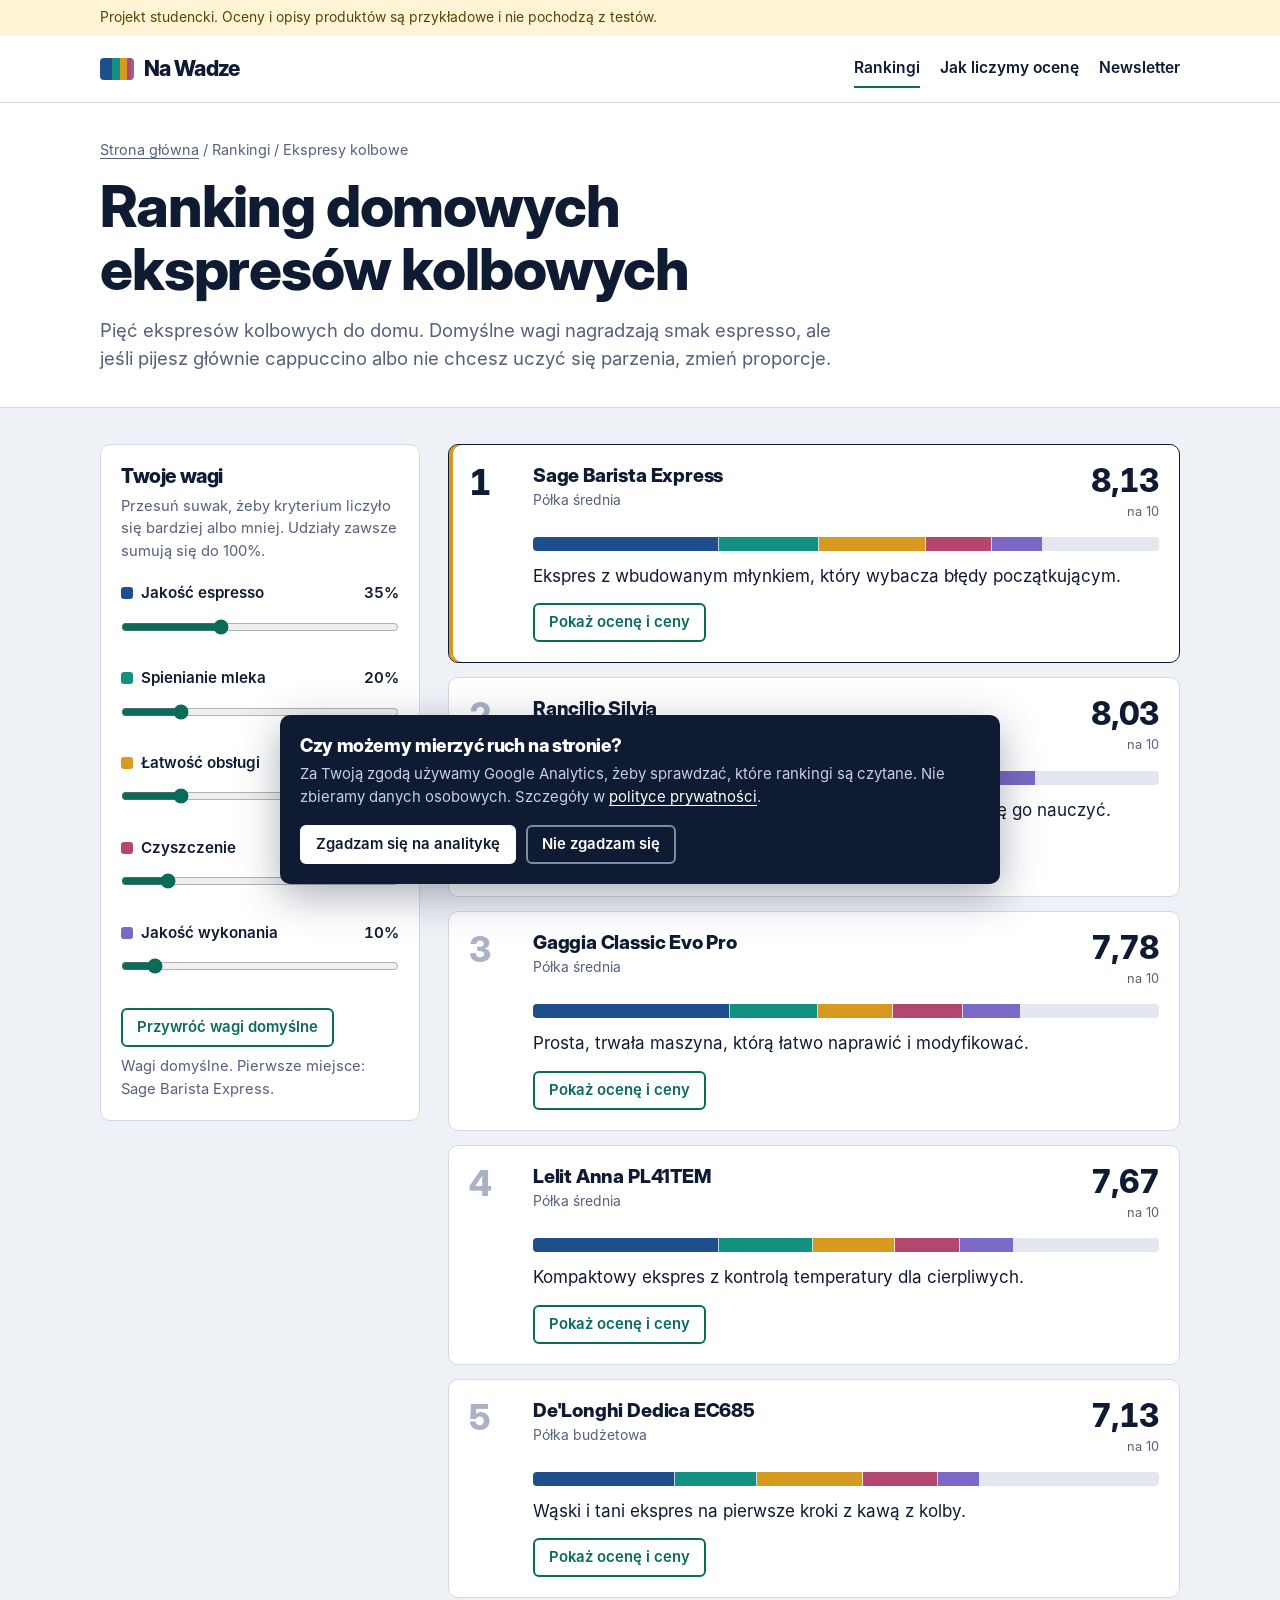
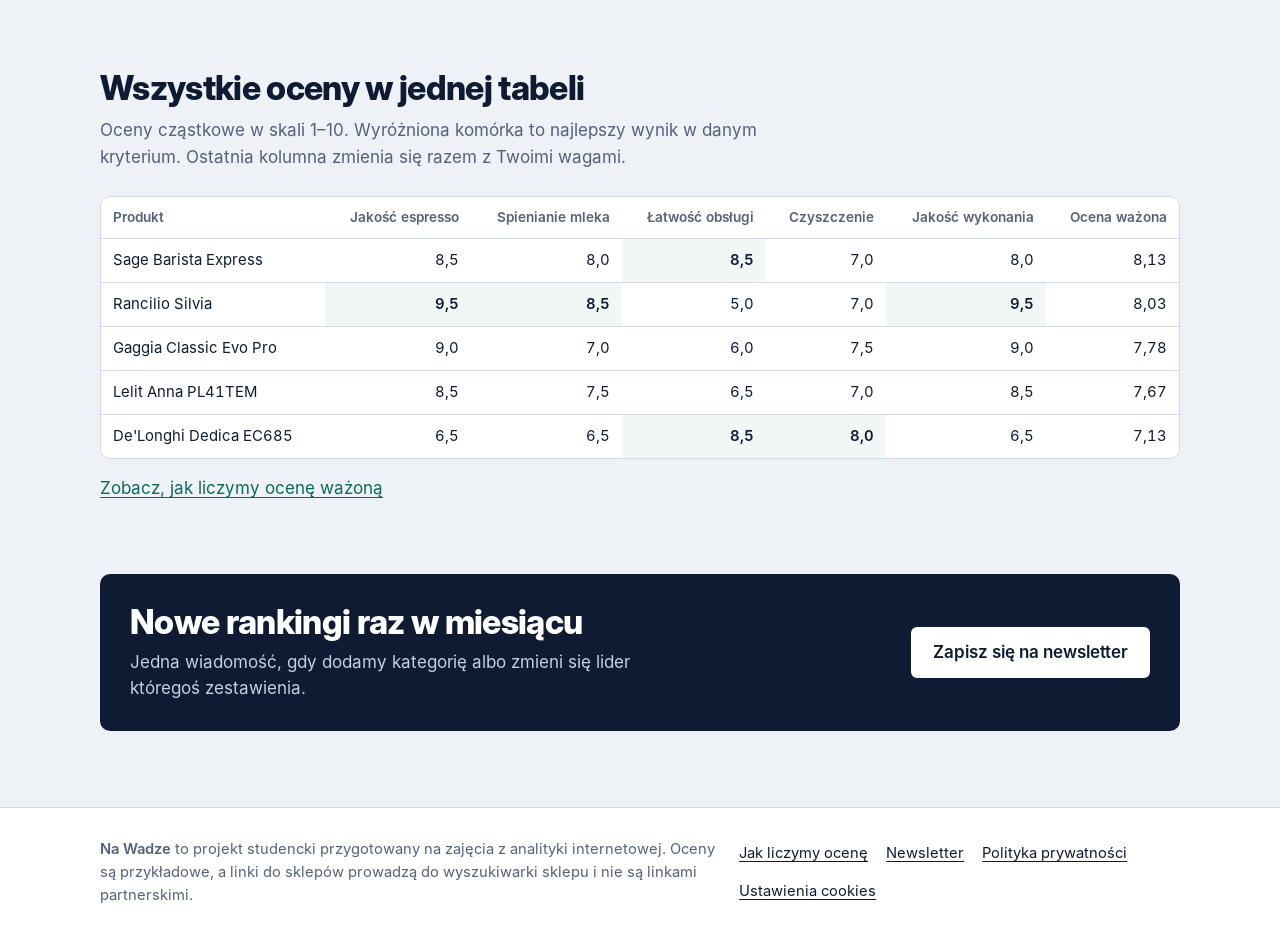
<file: rankingi/ekspresy-kolbowe.html>
<!doctype html>
<html lang="pl">
<head>
<meta charset="utf-8">
<meta name="viewport" content="width=device-width, initial-scale=1">
<title>Ranking domowych ekspresów kolbowych – Na Wadze</title>
<meta name="description" content="Ranking domowych ekspresów kolbowych: pięć produktów z oceną ważoną w pięciu kryteriach. Ustaw własne wagi i porównaj wyniki.">
<link rel="icon" href="data:image/svg+xml,%3Csvg xmlns='http://www.w3.org/2000/svg' viewBox='0 0 32 32'%3E%3Crect width='32' height='32' rx='6' fill='%230f1b33'/%3E%3Crect x='5' y='12' width='8' height='8' fill='%231f4e8c'/%3E%3Crect x='13' y='12' width='6' height='8' fill='%23129080'/%3E%3Crect x='19' y='12' width='5' height='8' fill='%23d59a1f'/%3E%3Crect x='24' y='12' width='3' height='8' fill='%23b4476f'/%3E%3C/svg%3E">
<link rel="stylesheet" href="../assets/css/style.css">
<!-- Dane o stronie dla warstwy danych: muszą być przed kontenerem GTM -->
<script>
window.dataLayer = window.dataLayer || [];
window.dataLayer.push({"page_type": "ranking", "ranking_id": "ekspresy-kolbowe", "ranking_name": "Ekspresy kolbowe"});
</script>
<!-- Tryb zgody i kontener Google Tag Manager: identyfikator GTM-... ustawiasz w tym jednym pliku -->
<script src="../assets/js/tracking.js"></script>
</head>
<body>
<!-- Google Tag Manager (noscript) -->
<noscript><iframe src="https://www.googletagmanager.com/ns.html?id=GTM-NF2CMMHD" height="0" width="0" style="display:none;visibility:hidden"></iframe></noscript>
<!-- End Google Tag Manager (noscript) -->
<a class="skip" href="#tresc">Przejdź do treści</a>
<div class="demo-strip"><div class="wrap">Projekt studencki. Oceny i opisy produktów są przykładowe i nie pochodzą z testów.</div></div>
<header class="site-header">
  <div class="wrap">
    <a class="brand" href="../"><span class="brand-mark" aria-hidden="true"><i></i><i></i><i></i><i></i><i></i></span>Na Wadze</a>
    <nav class="nav" aria-label="Główna nawigacja"><a href="../#rankingi" aria-current="page">Rankingi</a><a href="../metodologia.html">Jak liczymy ocenę</a><a href="../newsletter.html">Newsletter</a></nav>
  </div>
</header>
<main id="tresc">
<section class="page-head">
  <div class="wrap">
    <p class="crumbs"><a href="../">Strona główna</a> / Rankingi / Ekspresy kolbowe</p>
    <h1>Ranking domowych ekspresów kolbowych</h1>
    <p class="lead">Pięć ekspresów kolbowych do domu. Domyślne wagi nagradzają smak espresso, ale jeśli pijesz głównie cappuccino albo nie chcesz uczyć się parzenia, zmień proporcje.</p>
  </div>
</section>

<section class="section tight" data-ranking="ekspresy-kolbowe" data-ranking-name="Ekspresy kolbowe">
  <div class="wrap ranking-grid">
    <aside class="weights" aria-labelledby="weights-title">
      <h2 id="weights-title">Twoje wagi</h2>
      <p>Przesuń suwak, żeby kryterium liczyło się bardziej albo mniej. Udziały zawsze sumują się do 100%.</p>
      <div class="weight">
          <label for="w-espresso"><span class="dot k1"></span>Jakość espresso<output id="o-espresso" for="w-espresso">35%</output></label>
          <input type="range" id="w-espresso" min="0" max="100" step="5" value="35" data-criterion="espresso" data-default="35">
        </div>
        <div class="weight">
          <label for="w-mleko"><span class="dot k2"></span>Spienianie mleka<output id="o-mleko" for="w-mleko">20%</output></label>
          <input type="range" id="w-mleko" min="0" max="100" step="5" value="20" data-criterion="mleko" data-default="20">
        </div>
        <div class="weight">
          <label for="w-obsluga"><span class="dot k3"></span>Łatwość obsługi<output id="o-obsluga" for="w-obsluga">20%</output></label>
          <input type="range" id="w-obsluga" min="0" max="100" step="5" value="20" data-criterion="obsluga" data-default="20">
        </div>
        <div class="weight">
          <label for="w-czyszczenie"><span class="dot k4"></span>Czyszczenie<output id="o-czyszczenie" for="w-czyszczenie">15%</output></label>
          <input type="range" id="w-czyszczenie" min="0" max="100" step="5" value="15" data-criterion="czyszczenie" data-default="15">
        </div>
        <div class="weight">
          <label for="w-wykonanie"><span class="dot k5"></span>Jakość wykonania<output id="o-wykonanie" for="w-wykonanie">10%</output></label>
          <input type="range" id="w-wykonanie" min="0" max="100" step="5" value="10" data-criterion="wykonanie" data-default="10">
        </div>
        
      <div class="weights-actions">
        <button class="button quiet small" type="button" id="weights-reset" disabled>Przywróć wagi domyślne</button>
      </div>
      <p class="weights-state" id="weights-state" aria-live="polite"></p>
    </aside>
    <div>
      <ol class="rank-list" id="rank-list">
      <li class="product is-first" data-product-id="sage-barista-express" data-product-name="Sage Barista Express" data-scores="8.5,8.0,8.5,7.0,8.0" data-total="8.1250">
        <div class="product-rank">1</div>
        <div class="product-main">
          <div class="product-top">
            <div>
              <h3>Sage Barista Express</h3>
              <p class="product-tier">Półka średnia</p>
            </div>
            <div class="product-score"><b data-total-out>8,12</b><span>na 10</span></div>
          </div>
          <div class="bar" role="img" aria-label="Ocena ważona 8,12 na 10, złożona z wkładów pięciu kryteriów"><span class="k1" style="width:29.75%"></span><span class="k2" style="width:16.00%"></span><span class="k3" style="width:17.00%"></span><span class="k4" style="width:10.50%"></span><span class="k5" style="width:8.00%"></span></div>
          <p class="product-verdict">Ekspres z wbudowanym młynkiem, który wybacza błędy początkującym.</p>
          <button class="button quiet small product-toggle" type="button" aria-expanded="false" aria-controls="d-sage-barista-express">Pokaż ocenę i ceny</button>
          <div class="product-details" id="d-sage-barista-express" hidden>
            <table class="breakdown">
              <thead><tr><th scope="col">Kryterium</th><th scope="col">Ocena</th><th scope="col">Waga</th><th scope="col">Wkład</th></tr></thead>
              <tbody><tr><td><span class="dot k1"></span>Jakość espresso</td><td>8,5</td><td data-weight>35%</td><td data-part>2,98</td></tr><tr><td><span class="dot k2"></span>Spienianie mleka</td><td>8,0</td><td data-weight>20%</td><td data-part>1,60</td></tr><tr><td><span class="dot k3"></span>Łatwość obsługi</td><td>8,5</td><td data-weight>20%</td><td data-part>1,70</td></tr><tr><td><span class="dot k4"></span>Czyszczenie</td><td>7,0</td><td data-weight>15%</td><td data-part>1,05</td></tr><tr><td><span class="dot k5"></span>Jakość wykonania</td><td>8,0</td><td data-weight>10%</td><td data-part>0,80</td></tr></tbody>
              <tfoot><tr><td>Ocena ważona</td><td></td><td></td><td data-sum>8,12</td></tr></tfoot>
            </table>
            <div class="proscons">
              <div><h4>Plusy</h4><ul><li>Wbudowany młynek</li><li>Czytelny manometr</li></ul></div>
              <div><h4>Minusy</h4><ul><li>Młynek trudniej wyczyścić</li></ul></div>
            </div>
            <div class="shops">
              <a class="button small" data-shop="amazon" href="https://www.amazon.pl/s?k=Sage+Barista+Express" target="_blank" rel="sponsored noopener">Sprawdź cenę w Amazon</a>
              <a class="button quiet small" data-shop="allegro" href="https://allegro.pl/listing?string=Sage+Barista+Express" target="_blank" rel="sponsored noopener">Sprawdź cenę w Allegro</a>
            </div>
            <p class="shops-note">Link otworzy sklep w nowej karcie.</p>
          </div>
        </div>
      </li>
      <li class="product" data-product-id="rancilio-silvia" data-product-name="Rancilio Silvia" data-scores="9.5,8.5,5.0,7.0,9.5" data-total="8.0250">
        <div class="product-rank">2</div>
        <div class="product-main">
          <div class="product-top">
            <div>
              <h3>Rancilio Silvia</h3>
              <p class="product-tier">Półka premium</p>
            </div>
            <div class="product-score"><b data-total-out>8,03</b><span>na 10</span></div>
          </div>
          <div class="bar" role="img" aria-label="Ocena ważona 8,03 na 10, złożona z wkładów pięciu kryteriów"><span class="k1" style="width:33.25%"></span><span class="k2" style="width:17.00%"></span><span class="k3" style="width:10.00%"></span><span class="k4" style="width:10.50%"></span><span class="k5" style="width:9.50%"></span></div>
          <p class="product-verdict">Najlepsze espresso w zestawieniu dla osób, które chcą się go nauczyć.</p>
          <button class="button quiet small product-toggle" type="button" aria-expanded="false" aria-controls="d-rancilio-silvia">Pokaż ocenę i ceny</button>
          <div class="product-details" id="d-rancilio-silvia" hidden>
            <table class="breakdown">
              <thead><tr><th scope="col">Kryterium</th><th scope="col">Ocena</th><th scope="col">Waga</th><th scope="col">Wkład</th></tr></thead>
              <tbody><tr><td><span class="dot k1"></span>Jakość espresso</td><td>9,5</td><td data-weight>35%</td><td data-part>3,33</td></tr><tr><td><span class="dot k2"></span>Spienianie mleka</td><td>8,5</td><td data-weight>20%</td><td data-part>1,70</td></tr><tr><td><span class="dot k3"></span>Łatwość obsługi</td><td>5,0</td><td data-weight>20%</td><td data-part>1,00</td></tr><tr><td><span class="dot k4"></span>Czyszczenie</td><td>7,0</td><td data-weight>15%</td><td data-part>1,05</td></tr><tr><td><span class="dot k5"></span>Jakość wykonania</td><td>9,5</td><td data-weight>10%</td><td data-part>0,95</td></tr></tbody>
              <tfoot><tr><td>Ocena ważona</td><td></td><td></td><td data-sum>8,03</td></tr></tfoot>
            </table>
            <div class="proscons">
              <div><h4>Plusy</h4><ul><li>Podzespoły z ekspresów gastronomicznych</li><li>Mocna dysza pary</li></ul></div>
              <div><h4>Minusy</h4><ul><li>Wymaga wprawy i osobnego młynka</li></ul></div>
            </div>
            <div class="shops">
              <a class="button small" data-shop="amazon" href="https://www.amazon.pl/s?k=Rancilio+Silvia" target="_blank" rel="sponsored noopener">Sprawdź cenę w Amazon</a>
              <a class="button quiet small" data-shop="allegro" href="https://allegro.pl/listing?string=Rancilio+Silvia" target="_blank" rel="sponsored noopener">Sprawdź cenę w Allegro</a>
            </div>
            <p class="shops-note">Link otworzy sklep w nowej karcie.</p>
          </div>
        </div>
      </li>
      <li class="product" data-product-id="gaggia-classic-evo-pro" data-product-name="Gaggia Classic Evo Pro" data-scores="9.0,7.0,6.0,7.5,9.0" data-total="7.7750">
        <div class="product-rank">3</div>
        <div class="product-main">
          <div class="product-top">
            <div>
              <h3>Gaggia Classic Evo Pro</h3>
              <p class="product-tier">Półka średnia</p>
            </div>
            <div class="product-score"><b data-total-out>7,78</b><span>na 10</span></div>
          </div>
          <div class="bar" role="img" aria-label="Ocena ważona 7,78 na 10, złożona z wkładów pięciu kryteriów"><span class="k1" style="width:31.50%"></span><span class="k2" style="width:14.00%"></span><span class="k3" style="width:12.00%"></span><span class="k4" style="width:11.25%"></span><span class="k5" style="width:9.00%"></span></div>
          <p class="product-verdict">Prosta, trwała maszyna, którą łatwo naprawić i modyfikować.</p>
          <button class="button quiet small product-toggle" type="button" aria-expanded="false" aria-controls="d-gaggia-classic-evo-pro">Pokaż ocenę i ceny</button>
          <div class="product-details" id="d-gaggia-classic-evo-pro" hidden>
            <table class="breakdown">
              <thead><tr><th scope="col">Kryterium</th><th scope="col">Ocena</th><th scope="col">Waga</th><th scope="col">Wkład</th></tr></thead>
              <tbody><tr><td><span class="dot k1"></span>Jakość espresso</td><td>9,0</td><td data-weight>35%</td><td data-part>3,15</td></tr><tr><td><span class="dot k2"></span>Spienianie mleka</td><td>7,0</td><td data-weight>20%</td><td data-part>1,40</td></tr><tr><td><span class="dot k3"></span>Łatwość obsługi</td><td>6,0</td><td data-weight>20%</td><td data-part>1,20</td></tr><tr><td><span class="dot k4"></span>Czyszczenie</td><td>7,5</td><td data-weight>15%</td><td data-part>1,12</td></tr><tr><td><span class="dot k5"></span>Jakość wykonania</td><td>9,0</td><td data-weight>10%</td><td data-part>0,90</td></tr></tbody>
              <tfoot><tr><td>Ocena ważona</td><td></td><td></td><td data-sum>7,78</td></tr></tfoot>
            </table>
            <div class="proscons">
              <div><h4>Plusy</h4><ul><li>Metalowa obudowa</li><li>Dostępność części</li></ul></div>
              <div><h4>Minusy</h4><ul><li>Mały bojler ogranicza spienianie</li></ul></div>
            </div>
            <div class="shops">
              <a class="button small" data-shop="amazon" href="https://www.amazon.pl/s?k=Gaggia+Classic+Evo+Pro" target="_blank" rel="sponsored noopener">Sprawdź cenę w Amazon</a>
              <a class="button quiet small" data-shop="allegro" href="https://allegro.pl/listing?string=Gaggia+Classic+Evo+Pro" target="_blank" rel="sponsored noopener">Sprawdź cenę w Allegro</a>
            </div>
            <p class="shops-note">Link otworzy sklep w nowej karcie.</p>
          </div>
        </div>
      </li>
      <li class="product" data-product-id="lelit-anna-pl41tem" data-product-name="Lelit Anna PL41TEM" data-scores="8.5,7.5,6.5,7.0,8.5" data-total="7.6750">
        <div class="product-rank">4</div>
        <div class="product-main">
          <div class="product-top">
            <div>
              <h3>Lelit Anna PL41TEM</h3>
              <p class="product-tier">Półka średnia</p>
            </div>
            <div class="product-score"><b data-total-out>7,67</b><span>na 10</span></div>
          </div>
          <div class="bar" role="img" aria-label="Ocena ważona 7,67 na 10, złożona z wkładów pięciu kryteriów"><span class="k1" style="width:29.75%"></span><span class="k2" style="width:15.00%"></span><span class="k3" style="width:13.00%"></span><span class="k4" style="width:10.50%"></span><span class="k5" style="width:8.50%"></span></div>
          <p class="product-verdict">Kompaktowy ekspres z kontrolą temperatury dla cierpliwych.</p>
          <button class="button quiet small product-toggle" type="button" aria-expanded="false" aria-controls="d-lelit-anna-pl41tem">Pokaż ocenę i ceny</button>
          <div class="product-details" id="d-lelit-anna-pl41tem" hidden>
            <table class="breakdown">
              <thead><tr><th scope="col">Kryterium</th><th scope="col">Ocena</th><th scope="col">Waga</th><th scope="col">Wkład</th></tr></thead>
              <tbody><tr><td><span class="dot k1"></span>Jakość espresso</td><td>8,5</td><td data-weight>35%</td><td data-part>2,98</td></tr><tr><td><span class="dot k2"></span>Spienianie mleka</td><td>7,5</td><td data-weight>20%</td><td data-part>1,50</td></tr><tr><td><span class="dot k3"></span>Łatwość obsługi</td><td>6,5</td><td data-weight>20%</td><td data-part>1,30</td></tr><tr><td><span class="dot k4"></span>Czyszczenie</td><td>7,0</td><td data-weight>15%</td><td data-part>1,05</td></tr><tr><td><span class="dot k5"></span>Jakość wykonania</td><td>8,5</td><td data-weight>10%</td><td data-part>0,85</td></tr></tbody>
              <tfoot><tr><td>Ocena ważona</td><td></td><td></td><td data-sum>7,67</td></tr></tfoot>
            </table>
            <div class="proscons">
              <div><h4>Plusy</h4><ul><li>Regulacja temperatury parzenia</li><li>Wąska obudowa</li></ul></div>
              <div><h4>Minusy</h4><ul><li>Nietypowy rozmiar kolby</li></ul></div>
            </div>
            <div class="shops">
              <a class="button small" data-shop="amazon" href="https://www.amazon.pl/s?k=Lelit+Anna+PL41TEM" target="_blank" rel="sponsored noopener">Sprawdź cenę w Amazon</a>
              <a class="button quiet small" data-shop="allegro" href="https://allegro.pl/listing?string=Lelit+Anna+PL41TEM" target="_blank" rel="sponsored noopener">Sprawdź cenę w Allegro</a>
            </div>
            <p class="shops-note">Link otworzy sklep w nowej karcie.</p>
          </div>
        </div>
      </li>
      <li class="product" data-product-id="delonghi-dedica-ec685" data-product-name="De&#x27;Longhi Dedica EC685" data-scores="6.5,6.5,8.5,8.0,6.5" data-total="7.1250">
        <div class="product-rank">5</div>
        <div class="product-main">
          <div class="product-top">
            <div>
              <h3>De&#x27;Longhi Dedica EC685</h3>
              <p class="product-tier">Półka budżetowa</p>
            </div>
            <div class="product-score"><b data-total-out>7,12</b><span>na 10</span></div>
          </div>
          <div class="bar" role="img" aria-label="Ocena ważona 7,12 na 10, złożona z wkładów pięciu kryteriów"><span class="k1" style="width:22.75%"></span><span class="k2" style="width:13.00%"></span><span class="k3" style="width:17.00%"></span><span class="k4" style="width:12.00%"></span><span class="k5" style="width:6.50%"></span></div>
          <p class="product-verdict">Wąski i tani ekspres na pierwsze kroki z kawą z kolby.</p>
          <button class="button quiet small product-toggle" type="button" aria-expanded="false" aria-controls="d-delonghi-dedica-ec685">Pokaż ocenę i ceny</button>
          <div class="product-details" id="d-delonghi-dedica-ec685" hidden>
            <table class="breakdown">
              <thead><tr><th scope="col">Kryterium</th><th scope="col">Ocena</th><th scope="col">Waga</th><th scope="col">Wkład</th></tr></thead>
              <tbody><tr><td><span class="dot k1"></span>Jakość espresso</td><td>6,5</td><td data-weight>35%</td><td data-part>2,27</td></tr><tr><td><span class="dot k2"></span>Spienianie mleka</td><td>6,5</td><td data-weight>20%</td><td data-part>1,30</td></tr><tr><td><span class="dot k3"></span>Łatwość obsługi</td><td>8,5</td><td data-weight>20%</td><td data-part>1,70</td></tr><tr><td><span class="dot k4"></span>Czyszczenie</td><td>8,0</td><td data-weight>15%</td><td data-part>1,20</td></tr><tr><td><span class="dot k5"></span>Jakość wykonania</td><td>6,5</td><td data-weight>10%</td><td data-part>0,65</td></tr></tbody>
              <tfoot><tr><td>Ocena ważona</td><td></td><td></td><td data-sum>7,12</td></tr></tfoot>
            </table>
            <div class="proscons">
              <div><h4>Plusy</h4><ul><li>Niska cena</li><li>Zajmuje mało miejsca</li></ul></div>
              <div><h4>Minusy</h4><ul><li>Ograniczona kontrola nad parzeniem</li></ul></div>
            </div>
            <div class="shops">
              <a class="button small" data-shop="amazon" href="https://www.amazon.pl/s?k=De%27Longhi+Dedica+EC685" target="_blank" rel="sponsored noopener">Sprawdź cenę w Amazon</a>
              <a class="button quiet small" data-shop="allegro" href="https://allegro.pl/listing?string=De%27Longhi+Dedica+EC685" target="_blank" rel="sponsored noopener">Sprawdź cenę w Allegro</a>
            </div>
            <p class="shops-note">Link otworzy sklep w nowej karcie.</p>
          </div>
        </div>
      </li>
      
      </ol>
    </div>
  </div>
</section>

<section class="section tight">
  <div class="wrap">
    <div class="section-head">
      <h2>Wszystkie oceny w jednej tabeli</h2>
      <p>Oceny cząstkowe w skali 1–10. Wyróżniona komórka to najlepszy wynik w danym kryterium. Ostatnia kolumna zmienia się razem z Twoimi wagami.</p>
    </div>
    <div class="compare-wrap">
      <table class="compare">
        <thead><tr><th scope="col">Produkt</th><th scope="col">Jakość espresso</th><th scope="col">Spienianie mleka</th><th scope="col">Łatwość obsługi</th><th scope="col">Czyszczenie</th><th scope="col">Jakość wykonania</th><th scope="col">Ocena ważona</th></tr></thead>
        <tbody><tr><td>Sage Barista Express</td><td>8,5</td><td>8,0</td><td class="best">8,5</td><td>7,0</td><td>8,0</td><td data-total-for="sage-barista-express"><strong>8,12</strong></td></tr><tr><td>Rancilio Silvia</td><td class="best">9,5</td><td class="best">8,5</td><td>5,0</td><td>7,0</td><td class="best">9,5</td><td data-total-for="rancilio-silvia"><strong>8,03</strong></td></tr><tr><td>Gaggia Classic Evo Pro</td><td>9,0</td><td>7,0</td><td>6,0</td><td>7,5</td><td>9,0</td><td data-total-for="gaggia-classic-evo-pro"><strong>7,78</strong></td></tr><tr><td>Lelit Anna PL41TEM</td><td>8,5</td><td>7,5</td><td>6,5</td><td>7,0</td><td>8,5</td><td data-total-for="lelit-anna-pl41tem"><strong>7,67</strong></td></tr><tr><td>De&#x27;Longhi Dedica EC685</td><td>6,5</td><td>6,5</td><td class="best">8,5</td><td class="best">8,0</td><td>6,5</td><td data-total-for="delonghi-dedica-ec685"><strong>7,12</strong></td></tr></tbody>
      </table>
    </div>
    <p style="margin-top:16px"><a href="../metodologia.html">Zobacz, jak liczymy ocenę ważoną</a></p>
  </div>
</section>
<section class="section tight">
  <div class="wrap">
    <div class="band">
      <div>
        <h2>Nowe rankingi raz w miesiącu</h2>
        <p>Jedna wiadomość, gdy dodamy kategorię albo zmieni się lider któregoś zestawienia.</p>
      </div>
      <a class="button" href="../newsletter.html">Zapisz się na newsletter</a>
    </div>
  </div>
</section>
</main>
<footer class="site-footer">
  <div class="wrap footer-grid">
    <div>
      <p><strong>Na Wadze</strong> to projekt studencki przygotowany na zajęcia z analityki internetowej. Oceny są przykładowe, a linki do sklepów prowadzą do wyszukiwarki sklepu i nie są linkami partnerskimi.</p>
    </div>
    <div class="footer-links">
      <a href="../metodologia.html">Jak liczymy ocenę</a>
      <a href="../newsletter.html">Newsletter</a>
      <a href="../polityka-prywatnosci.html">Polityka prywatności</a>
      <button class="link-button" type="button" id="consent-open">Ustawienia cookies</button>
    </div>
  </div>
</footer>
<section class="consent" id="consent" aria-labelledby="consent-title" hidden>
  <h2 id="consent-title">Czy możemy mierzyć ruch na stronie?</h2>
  <p>Za Twoją zgodą używamy Google Analytics, żeby sprawdzać, które rankingi są czytane. Nie zbieramy danych osobowych. Szczegóły w <a href="../polityka-prywatnosci.html">polityce prywatności</a>.</p>
  <div class="consent-actions">
    <button class="button small" type="button" id="consent-accept">Zgadzam się na analitykę</button>
    <button class="button quiet small" type="button" id="consent-reject">Nie zgadzam się</button>
  </div>
</section>
<script src="../assets/js/app.js"></script>
</body>
</html>
</file>
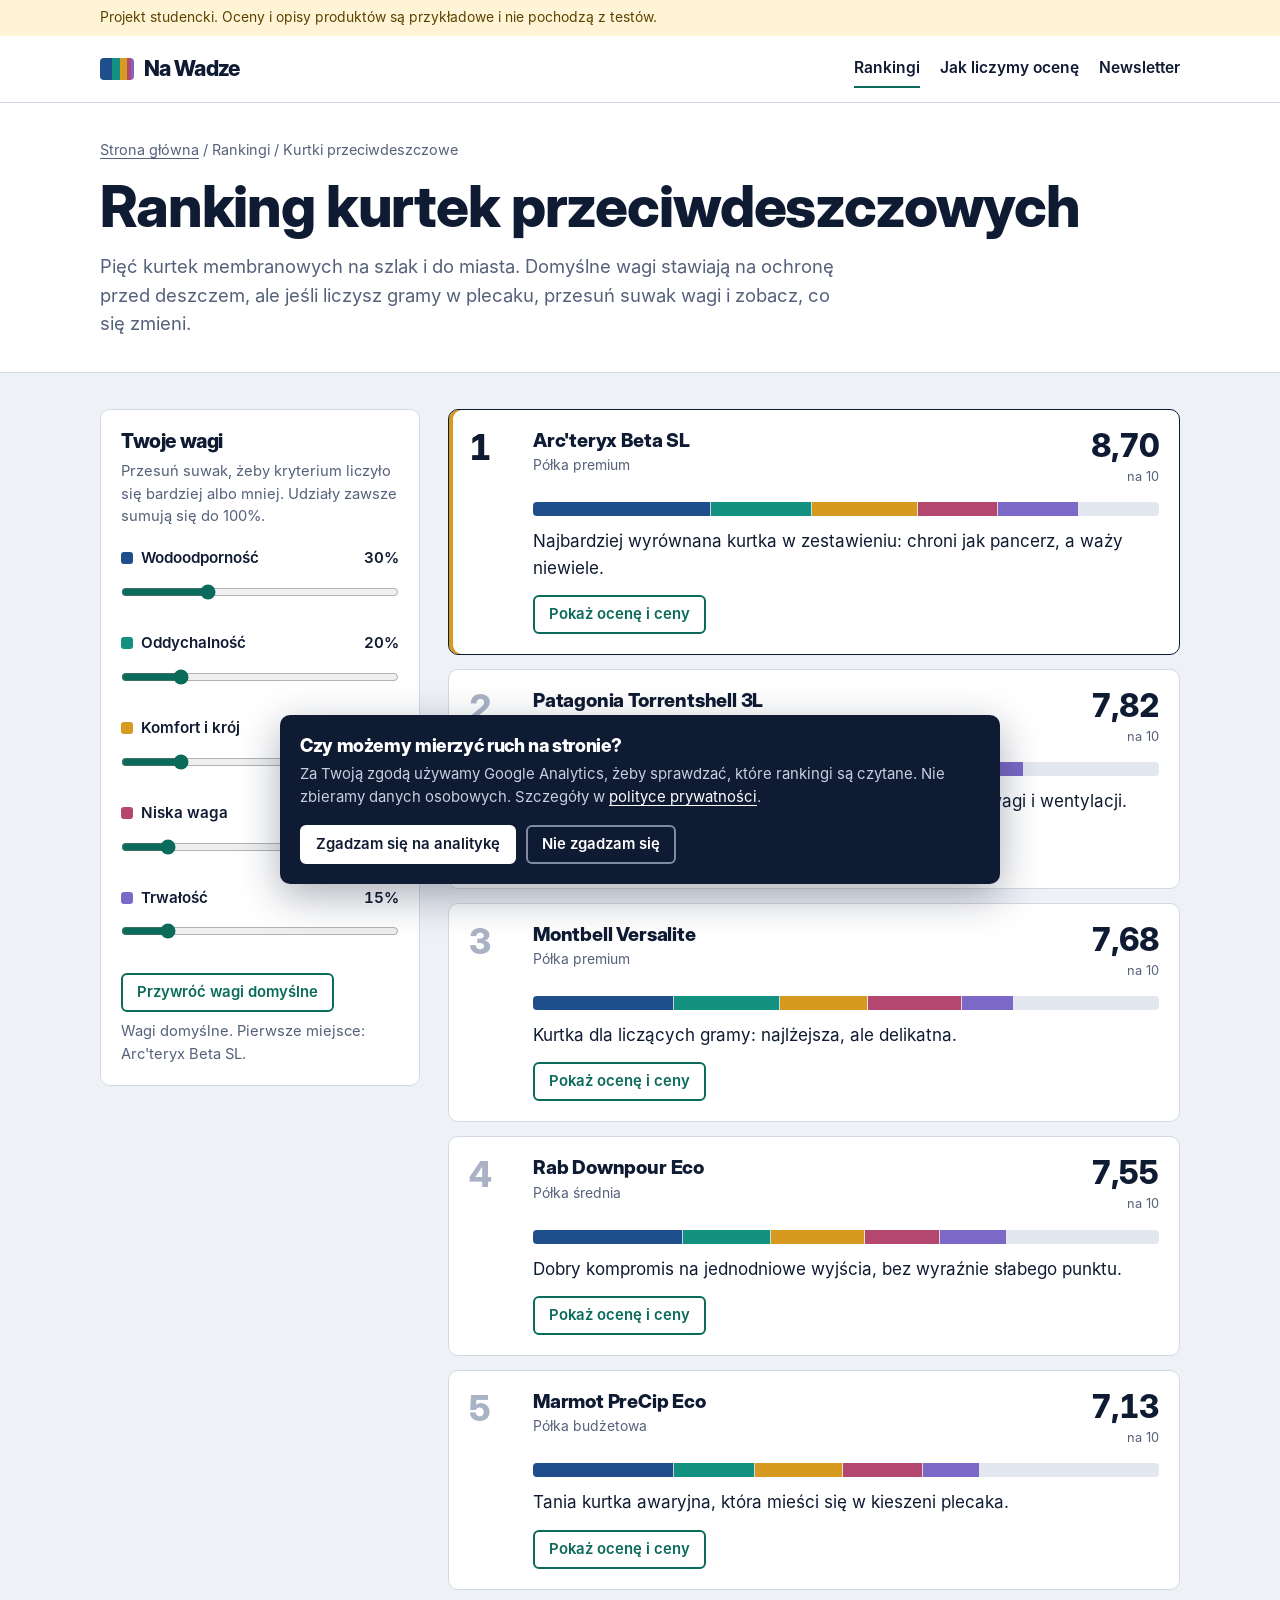
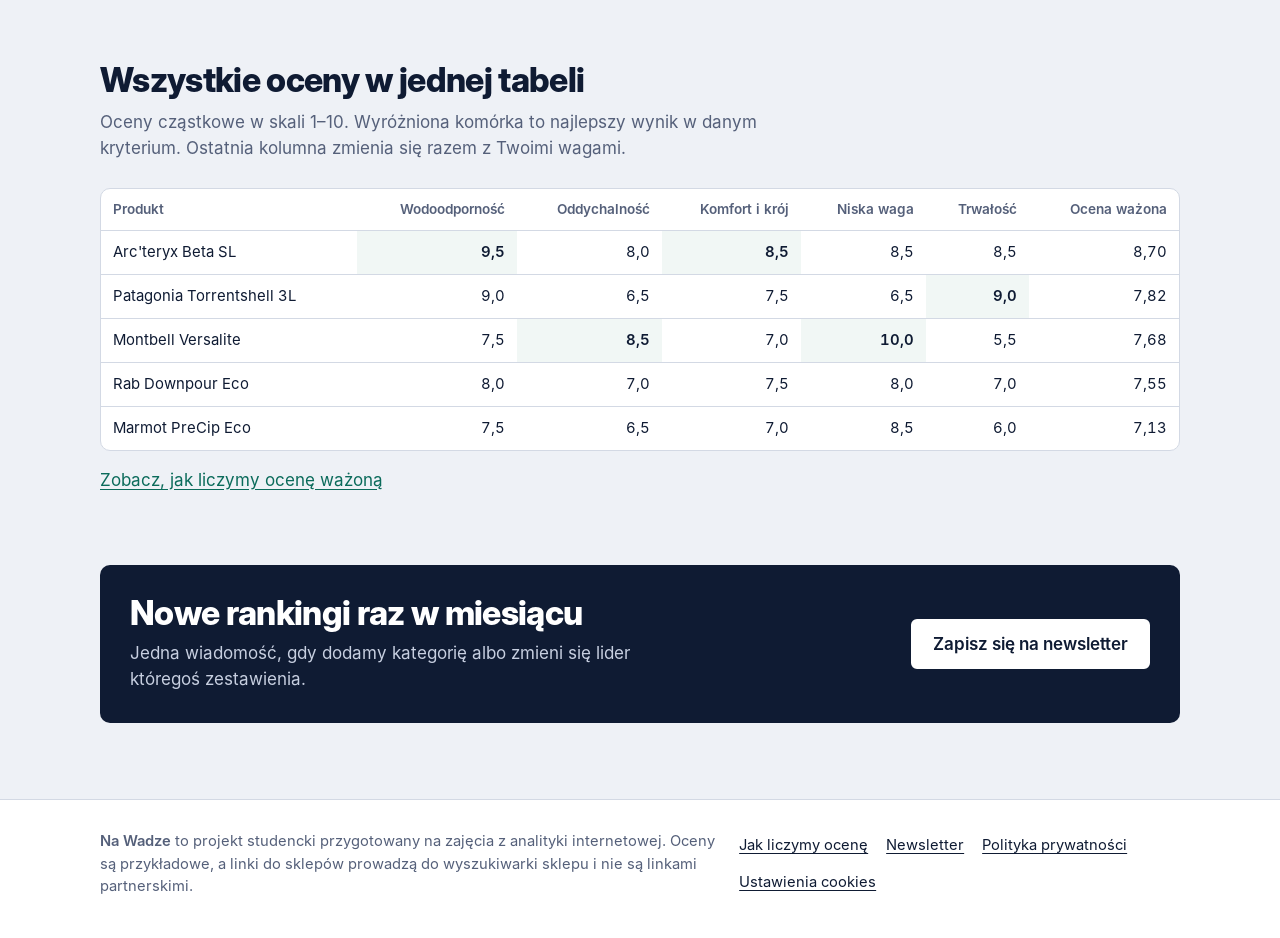
<file: rankingi/kurtki-przeciwdeszczowe.html>
<!doctype html>
<html lang="pl">
<head>
<meta charset="utf-8">
<meta name="viewport" content="width=device-width, initial-scale=1">
<title>Ranking kurtek przeciwdeszczowych – Na Wadze</title>
<meta name="description" content="Ranking kurtek przeciwdeszczowych: pięć produktów z oceną ważoną w pięciu kryteriach. Ustaw własne wagi i porównaj wyniki.">
<link rel="icon" href="data:image/svg+xml,%3Csvg xmlns='http://www.w3.org/2000/svg' viewBox='0 0 32 32'%3E%3Crect width='32' height='32' rx='6' fill='%230f1b33'/%3E%3Crect x='5' y='12' width='8' height='8' fill='%231f4e8c'/%3E%3Crect x='13' y='12' width='6' height='8' fill='%23129080'/%3E%3Crect x='19' y='12' width='5' height='8' fill='%23d59a1f'/%3E%3Crect x='24' y='12' width='3' height='8' fill='%23b4476f'/%3E%3C/svg%3E">
<link rel="stylesheet" href="../assets/css/style.css">
<!-- Dane o stronie dla warstwy danych: muszą być przed kontenerem GTM -->
<script>
window.dataLayer = window.dataLayer || [];
window.dataLayer.push({"page_type": "ranking", "ranking_id": "kurtki-przeciwdeszczowe", "ranking_name": "Kurtki przeciwdeszczowe"});
</script>
<!-- Tryb zgody i kontener Google Tag Manager: identyfikator GTM-... ustawiasz w tym jednym pliku -->
<script src="../assets/js/tracking.js"></script>
</head>
<body>
<!-- Google Tag Manager (noscript) -->
<noscript><iframe src="https://www.googletagmanager.com/ns.html?id=GTM-NF2CMMHD" height="0" width="0" style="display:none;visibility:hidden"></iframe></noscript>
<!-- End Google Tag Manager (noscript) -->
<a class="skip" href="#tresc">Przejdź do treści</a>
<div class="demo-strip"><div class="wrap">Projekt studencki. Oceny i opisy produktów są przykładowe i nie pochodzą z testów.</div></div>
<header class="site-header">
  <div class="wrap">
    <a class="brand" href="../"><span class="brand-mark" aria-hidden="true"><i></i><i></i><i></i><i></i><i></i></span>Na Wadze</a>
    <nav class="nav" aria-label="Główna nawigacja"><a href="../#rankingi" aria-current="page">Rankingi</a><a href="../metodologia.html">Jak liczymy ocenę</a><a href="../newsletter.html">Newsletter</a></nav>
  </div>
</header>
<main id="tresc">
<section class="page-head">
  <div class="wrap">
    <p class="crumbs"><a href="../">Strona główna</a> / Rankingi / Kurtki przeciwdeszczowe</p>
    <h1>Ranking kurtek przeciwdeszczowych</h1>
    <p class="lead">Pięć kurtek membranowych na szlak i do miasta. Domyślne wagi stawiają na ochronę przed deszczem, ale jeśli liczysz gramy w plecaku, przesuń suwak wagi i zobacz, co się zmieni.</p>
  </div>
</section>

<section class="section tight" data-ranking="kurtki-przeciwdeszczowe" data-ranking-name="Kurtki przeciwdeszczowe">
  <div class="wrap ranking-grid">
    <aside class="weights" aria-labelledby="weights-title">
      <h2 id="weights-title">Twoje wagi</h2>
      <p>Przesuń suwak, żeby kryterium liczyło się bardziej albo mniej. Udziały zawsze sumują się do 100%.</p>
      <div class="weight">
          <label for="w-wodoodpornosc"><span class="dot k1"></span>Wodoodporność<output id="o-wodoodpornosc" for="w-wodoodpornosc">30%</output></label>
          <input type="range" id="w-wodoodpornosc" min="0" max="100" step="5" value="30" data-criterion="wodoodpornosc" data-default="30">
        </div>
        <div class="weight">
          <label for="w-oddychalnosc"><span class="dot k2"></span>Oddychalność<output id="o-oddychalnosc" for="w-oddychalnosc">20%</output></label>
          <input type="range" id="w-oddychalnosc" min="0" max="100" step="5" value="20" data-criterion="oddychalnosc" data-default="20">
        </div>
        <div class="weight">
          <label for="w-komfort"><span class="dot k3"></span>Komfort i krój<output id="o-komfort" for="w-komfort">20%</output></label>
          <input type="range" id="w-komfort" min="0" max="100" step="5" value="20" data-criterion="komfort" data-default="20">
        </div>
        <div class="weight">
          <label for="w-waga"><span class="dot k4"></span>Niska waga<output id="o-waga" for="w-waga">15%</output></label>
          <input type="range" id="w-waga" min="0" max="100" step="5" value="15" data-criterion="waga" data-default="15">
        </div>
        <div class="weight">
          <label for="w-trwalosc"><span class="dot k5"></span>Trwałość<output id="o-trwalosc" for="w-trwalosc">15%</output></label>
          <input type="range" id="w-trwalosc" min="0" max="100" step="5" value="15" data-criterion="trwalosc" data-default="15">
        </div>
        
      <div class="weights-actions">
        <button class="button quiet small" type="button" id="weights-reset" disabled>Przywróć wagi domyślne</button>
      </div>
      <p class="weights-state" id="weights-state" aria-live="polite"></p>
    </aside>
    <div>
      <ol class="rank-list" id="rank-list">
      <li class="product is-first" data-product-id="arcteryx-beta-sl" data-product-name="Arc&#x27;teryx Beta SL" data-scores="9.5,8.0,8.5,8.5,8.5" data-total="8.7000">
        <div class="product-rank">1</div>
        <div class="product-main">
          <div class="product-top">
            <div>
              <h3>Arc&#x27;teryx Beta SL</h3>
              <p class="product-tier">Półka premium</p>
            </div>
            <div class="product-score"><b data-total-out>8,70</b><span>na 10</span></div>
          </div>
          <div class="bar" role="img" aria-label="Ocena ważona 8,70 na 10, złożona z wkładów pięciu kryteriów"><span class="k1" style="width:28.50%"></span><span class="k2" style="width:16.00%"></span><span class="k3" style="width:17.00%"></span><span class="k4" style="width:12.75%"></span><span class="k5" style="width:12.75%"></span></div>
          <p class="product-verdict">Najbardziej wyrównana kurtka w zestawieniu: chroni jak pancerz, a waży niewiele.</p>
          <button class="button quiet small product-toggle" type="button" aria-expanded="false" aria-controls="d-arcteryx-beta-sl">Pokaż ocenę i ceny</button>
          <div class="product-details" id="d-arcteryx-beta-sl" hidden>
            <table class="breakdown">
              <thead><tr><th scope="col">Kryterium</th><th scope="col">Ocena</th><th scope="col">Waga</th><th scope="col">Wkład</th></tr></thead>
              <tbody><tr><td><span class="dot k1"></span>Wodoodporność</td><td>9,5</td><td data-weight>30%</td><td data-part>2,85</td></tr><tr><td><span class="dot k2"></span>Oddychalność</td><td>8,0</td><td data-weight>20%</td><td data-part>1,60</td></tr><tr><td><span class="dot k3"></span>Komfort i krój</td><td>8,5</td><td data-weight>20%</td><td data-part>1,70</td></tr><tr><td><span class="dot k4"></span>Niska waga</td><td>8,5</td><td data-weight>15%</td><td data-part>1,27</td></tr><tr><td><span class="dot k5"></span>Trwałość</td><td>8,5</td><td data-weight>15%</td><td data-part>1,27</td></tr></tbody>
              <tfoot><tr><td>Ocena ważona</td><td></td><td></td><td data-sum>8,70</td></tr></tfoot>
            </table>
            <div class="proscons">
              <div><h4>Plusy</h4><ul><li>Bardzo szczelna membrana i kaptur</li><li>Dopracowany krój pod plecak</li></ul></div>
              <div><h4>Minusy</h4><ul><li>Cena wyraźnie powyżej reszty</li></ul></div>
            </div>
            <div class="shops">
              <a class="button small" data-shop="amazon" href="https://www.amazon.pl/s?k=Arc%27teryx+Beta+SL" target="_blank" rel="sponsored noopener">Sprawdź cenę w Amazon</a>
              <a class="button quiet small" data-shop="allegro" href="https://allegro.pl/listing?string=Arc%27teryx+Beta+SL" target="_blank" rel="sponsored noopener">Sprawdź cenę w Allegro</a>
            </div>
            <p class="shops-note">Link otworzy sklep w nowej karcie.</p>
          </div>
        </div>
      </li>
      <li class="product" data-product-id="patagonia-torrentshell-3l" data-product-name="Patagonia Torrentshell 3L" data-scores="9.0,6.5,7.5,6.5,9.0" data-total="7.8250">
        <div class="product-rank">2</div>
        <div class="product-main">
          <div class="product-top">
            <div>
              <h3>Patagonia Torrentshell 3L</h3>
              <p class="product-tier">Półka średnia</p>
            </div>
            <div class="product-score"><b data-total-out>7,83</b><span>na 10</span></div>
          </div>
          <div class="bar" role="img" aria-label="Ocena ważona 7,83 na 10, złożona z wkładów pięciu kryteriów"><span class="k1" style="width:27.00%"></span><span class="k2" style="width:13.00%"></span><span class="k3" style="width:15.00%"></span><span class="k4" style="width:9.75%"></span><span class="k5" style="width:13.50%"></span></div>
          <p class="product-verdict">Trójwarstwowa konstrukcja w rozsądnej cenie, kosztem wagi i wentylacji.</p>
          <button class="button quiet small product-toggle" type="button" aria-expanded="false" aria-controls="d-patagonia-torrentshell-3l">Pokaż ocenę i ceny</button>
          <div class="product-details" id="d-patagonia-torrentshell-3l" hidden>
            <table class="breakdown">
              <thead><tr><th scope="col">Kryterium</th><th scope="col">Ocena</th><th scope="col">Waga</th><th scope="col">Wkład</th></tr></thead>
              <tbody><tr><td><span class="dot k1"></span>Wodoodporność</td><td>9,0</td><td data-weight>30%</td><td data-part>2,70</td></tr><tr><td><span class="dot k2"></span>Oddychalność</td><td>6,5</td><td data-weight>20%</td><td data-part>1,30</td></tr><tr><td><span class="dot k3"></span>Komfort i krój</td><td>7,5</td><td data-weight>20%</td><td data-part>1,50</td></tr><tr><td><span class="dot k4"></span>Niska waga</td><td>6,5</td><td data-weight>15%</td><td data-part>0,97</td></tr><tr><td><span class="dot k5"></span>Trwałość</td><td>9,0</td><td data-weight>15%</td><td data-part>1,35</td></tr></tbody>
              <tfoot><tr><td>Ocena ważona</td><td></td><td></td><td data-sum>7,83</td></tr></tfoot>
            </table>
            <div class="proscons">
              <div><h4>Plusy</h4><ul><li>Wytrzymały materiał trójwarstwowy</li><li>Wywietrzniki pod pachami</li></ul></div>
              <div><h4>Minusy</h4><ul><li>Sztywna i cięższa od konkurencji</li></ul></div>
            </div>
            <div class="shops">
              <a class="button small" data-shop="amazon" href="https://www.amazon.pl/s?k=Patagonia+Torrentshell+3L" target="_blank" rel="sponsored noopener">Sprawdź cenę w Amazon</a>
              <a class="button quiet small" data-shop="allegro" href="https://allegro.pl/listing?string=Patagonia+Torrentshell+3L" target="_blank" rel="sponsored noopener">Sprawdź cenę w Allegro</a>
            </div>
            <p class="shops-note">Link otworzy sklep w nowej karcie.</p>
          </div>
        </div>
      </li>
      <li class="product" data-product-id="montbell-versalite" data-product-name="Montbell Versalite" data-scores="7.5,8.5,7.0,10.0,5.5" data-total="7.6750">
        <div class="product-rank">3</div>
        <div class="product-main">
          <div class="product-top">
            <div>
              <h3>Montbell Versalite</h3>
              <p class="product-tier">Półka premium</p>
            </div>
            <div class="product-score"><b data-total-out>7,67</b><span>na 10</span></div>
          </div>
          <div class="bar" role="img" aria-label="Ocena ważona 7,67 na 10, złożona z wkładów pięciu kryteriów"><span class="k1" style="width:22.50%"></span><span class="k2" style="width:17.00%"></span><span class="k3" style="width:14.00%"></span><span class="k4" style="width:15.00%"></span><span class="k5" style="width:8.25%"></span></div>
          <p class="product-verdict">Kurtka dla liczących gramy: najlżejsza, ale delikatna.</p>
          <button class="button quiet small product-toggle" type="button" aria-expanded="false" aria-controls="d-montbell-versalite">Pokaż ocenę i ceny</button>
          <div class="product-details" id="d-montbell-versalite" hidden>
            <table class="breakdown">
              <thead><tr><th scope="col">Kryterium</th><th scope="col">Ocena</th><th scope="col">Waga</th><th scope="col">Wkład</th></tr></thead>
              <tbody><tr><td><span class="dot k1"></span>Wodoodporność</td><td>7,5</td><td data-weight>30%</td><td data-part>2,25</td></tr><tr><td><span class="dot k2"></span>Oddychalność</td><td>8,5</td><td data-weight>20%</td><td data-part>1,70</td></tr><tr><td><span class="dot k3"></span>Komfort i krój</td><td>7,0</td><td data-weight>20%</td><td data-part>1,40</td></tr><tr><td><span class="dot k4"></span>Niska waga</td><td>10,0</td><td data-weight>15%</td><td data-part>1,50</td></tr><tr><td><span class="dot k5"></span>Trwałość</td><td>5,5</td><td data-weight>15%</td><td data-part>0,82</td></tr></tbody>
              <tfoot><tr><td>Ocena ważona</td><td></td><td></td><td data-sum>7,67</td></tr></tfoot>
            </table>
            <div class="proscons">
              <div><h4>Plusy</h4><ul><li>Wyjątkowo niska waga</li><li>Dobra wentylacja</li></ul></div>
              <div><h4>Minusy</h4><ul><li>Cienki materiał wymaga ostrożności</li></ul></div>
            </div>
            <div class="shops">
              <a class="button small" data-shop="amazon" href="https://www.amazon.pl/s?k=Montbell+Versalite" target="_blank" rel="sponsored noopener">Sprawdź cenę w Amazon</a>
              <a class="button quiet small" data-shop="allegro" href="https://allegro.pl/listing?string=Montbell+Versalite" target="_blank" rel="sponsored noopener">Sprawdź cenę w Allegro</a>
            </div>
            <p class="shops-note">Link otworzy sklep w nowej karcie.</p>
          </div>
        </div>
      </li>
      <li class="product" data-product-id="rab-downpour-eco" data-product-name="Rab Downpour Eco" data-scores="8.0,7.0,7.5,8.0,7.0" data-total="7.5500">
        <div class="product-rank">4</div>
        <div class="product-main">
          <div class="product-top">
            <div>
              <h3>Rab Downpour Eco</h3>
              <p class="product-tier">Półka średnia</p>
            </div>
            <div class="product-score"><b data-total-out>7,55</b><span>na 10</span></div>
          </div>
          <div class="bar" role="img" aria-label="Ocena ważona 7,55 na 10, złożona z wkładów pięciu kryteriów"><span class="k1" style="width:24.00%"></span><span class="k2" style="width:14.00%"></span><span class="k3" style="width:15.00%"></span><span class="k4" style="width:12.00%"></span><span class="k5" style="width:10.50%"></span></div>
          <p class="product-verdict">Dobry kompromis na jednodniowe wyjścia, bez wyraźnie słabego punktu.</p>
          <button class="button quiet small product-toggle" type="button" aria-expanded="false" aria-controls="d-rab-downpour-eco">Pokaż ocenę i ceny</button>
          <div class="product-details" id="d-rab-downpour-eco" hidden>
            <table class="breakdown">
              <thead><tr><th scope="col">Kryterium</th><th scope="col">Ocena</th><th scope="col">Waga</th><th scope="col">Wkład</th></tr></thead>
              <tbody><tr><td><span class="dot k1"></span>Wodoodporność</td><td>8,0</td><td data-weight>30%</td><td data-part>2,40</td></tr><tr><td><span class="dot k2"></span>Oddychalność</td><td>7,0</td><td data-weight>20%</td><td data-part>1,40</td></tr><tr><td><span class="dot k3"></span>Komfort i krój</td><td>7,5</td><td data-weight>20%</td><td data-part>1,50</td></tr><tr><td><span class="dot k4"></span>Niska waga</td><td>8,0</td><td data-weight>15%</td><td data-part>1,20</td></tr><tr><td><span class="dot k5"></span>Trwałość</td><td>7,0</td><td data-weight>15%</td><td data-part>1,05</td></tr></tbody>
              <tfoot><tr><td>Ocena ważona</td><td></td><td></td><td data-sum>7,55</td></tr></tfoot>
            </table>
            <div class="proscons">
              <div><h4>Plusy</h4><ul><li>Lekka i pakowna</li><li>Materiał z recyklingu</li></ul></div>
              <div><h4>Minusy</h4><ul><li>Membrana słabiej znosi wielogodzinną ulewę</li></ul></div>
            </div>
            <div class="shops">
              <a class="button small" data-shop="amazon" href="https://www.amazon.pl/s?k=Rab+Downpour+Eco" target="_blank" rel="sponsored noopener">Sprawdź cenę w Amazon</a>
              <a class="button quiet small" data-shop="allegro" href="https://allegro.pl/listing?string=Rab+Downpour+Eco" target="_blank" rel="sponsored noopener">Sprawdź cenę w Allegro</a>
            </div>
            <p class="shops-note">Link otworzy sklep w nowej karcie.</p>
          </div>
        </div>
      </li>
      <li class="product" data-product-id="marmot-precip-eco" data-product-name="Marmot PreCip Eco" data-scores="7.5,6.5,7.0,8.5,6.0" data-total="7.1250">
        <div class="product-rank">5</div>
        <div class="product-main">
          <div class="product-top">
            <div>
              <h3>Marmot PreCip Eco</h3>
              <p class="product-tier">Półka budżetowa</p>
            </div>
            <div class="product-score"><b data-total-out>7,12</b><span>na 10</span></div>
          </div>
          <div class="bar" role="img" aria-label="Ocena ważona 7,12 na 10, złożona z wkładów pięciu kryteriów"><span class="k1" style="width:22.50%"></span><span class="k2" style="width:13.00%"></span><span class="k3" style="width:14.00%"></span><span class="k4" style="width:12.75%"></span><span class="k5" style="width:9.00%"></span></div>
          <p class="product-verdict">Tania kurtka awaryjna, która mieści się w kieszeni plecaka.</p>
          <button class="button quiet small product-toggle" type="button" aria-expanded="false" aria-controls="d-marmot-precip-eco">Pokaż ocenę i ceny</button>
          <div class="product-details" id="d-marmot-precip-eco" hidden>
            <table class="breakdown">
              <thead><tr><th scope="col">Kryterium</th><th scope="col">Ocena</th><th scope="col">Waga</th><th scope="col">Wkład</th></tr></thead>
              <tbody><tr><td><span class="dot k1"></span>Wodoodporność</td><td>7,5</td><td data-weight>30%</td><td data-part>2,25</td></tr><tr><td><span class="dot k2"></span>Oddychalność</td><td>6,5</td><td data-weight>20%</td><td data-part>1,30</td></tr><tr><td><span class="dot k3"></span>Komfort i krój</td><td>7,0</td><td data-weight>20%</td><td data-part>1,40</td></tr><tr><td><span class="dot k4"></span>Niska waga</td><td>8,5</td><td data-weight>15%</td><td data-part>1,27</td></tr><tr><td><span class="dot k5"></span>Trwałość</td><td>6,0</td><td data-weight>15%</td><td data-part>0,90</td></tr></tbody>
              <tfoot><tr><td>Ocena ważona</td><td></td><td></td><td data-sum>7,12</td></tr></tfoot>
            </table>
            <div class="proscons">
              <div><h4>Plusy</h4><ul><li>Niska cena</li><li>Mała waga i objętość</li></ul></div>
              <div><h4>Minusy</h4><ul><li>Powłoka szybciej się zużywa</li><li>Przeciętna oddychalność</li></ul></div>
            </div>
            <div class="shops">
              <a class="button small" data-shop="amazon" href="https://www.amazon.pl/s?k=Marmot+PreCip+Eco" target="_blank" rel="sponsored noopener">Sprawdź cenę w Amazon</a>
              <a class="button quiet small" data-shop="allegro" href="https://allegro.pl/listing?string=Marmot+PreCip+Eco" target="_blank" rel="sponsored noopener">Sprawdź cenę w Allegro</a>
            </div>
            <p class="shops-note">Link otworzy sklep w nowej karcie.</p>
          </div>
        </div>
      </li>
      
      </ol>
    </div>
  </div>
</section>

<section class="section tight">
  <div class="wrap">
    <div class="section-head">
      <h2>Wszystkie oceny w jednej tabeli</h2>
      <p>Oceny cząstkowe w skali 1–10. Wyróżniona komórka to najlepszy wynik w danym kryterium. Ostatnia kolumna zmienia się razem z Twoimi wagami.</p>
    </div>
    <div class="compare-wrap">
      <table class="compare">
        <thead><tr><th scope="col">Produkt</th><th scope="col">Wodoodporność</th><th scope="col">Oddychalność</th><th scope="col">Komfort i krój</th><th scope="col">Niska waga</th><th scope="col">Trwałość</th><th scope="col">Ocena ważona</th></tr></thead>
        <tbody><tr><td>Arc&#x27;teryx Beta SL</td><td class="best">9,5</td><td>8,0</td><td class="best">8,5</td><td>8,5</td><td>8,5</td><td data-total-for="arcteryx-beta-sl"><strong>8,70</strong></td></tr><tr><td>Patagonia Torrentshell 3L</td><td>9,0</td><td>6,5</td><td>7,5</td><td>6,5</td><td class="best">9,0</td><td data-total-for="patagonia-torrentshell-3l"><strong>7,83</strong></td></tr><tr><td>Montbell Versalite</td><td>7,5</td><td class="best">8,5</td><td>7,0</td><td class="best">10,0</td><td>5,5</td><td data-total-for="montbell-versalite"><strong>7,67</strong></td></tr><tr><td>Rab Downpour Eco</td><td>8,0</td><td>7,0</td><td>7,5</td><td>8,0</td><td>7,0</td><td data-total-for="rab-downpour-eco"><strong>7,55</strong></td></tr><tr><td>Marmot PreCip Eco</td><td>7,5</td><td>6,5</td><td>7,0</td><td>8,5</td><td>6,0</td><td data-total-for="marmot-precip-eco"><strong>7,12</strong></td></tr></tbody>
      </table>
    </div>
    <p style="margin-top:16px"><a href="../metodologia.html">Zobacz, jak liczymy ocenę ważoną</a></p>
  </div>
</section>
<section class="section tight">
  <div class="wrap">
    <div class="band">
      <div>
        <h2>Nowe rankingi raz w miesiącu</h2>
        <p>Jedna wiadomość, gdy dodamy kategorię albo zmieni się lider któregoś zestawienia.</p>
      </div>
      <a class="button" href="../newsletter.html">Zapisz się na newsletter</a>
    </div>
  </div>
</section>
</main>
<footer class="site-footer">
  <div class="wrap footer-grid">
    <div>
      <p><strong>Na Wadze</strong> to projekt studencki przygotowany na zajęcia z analityki internetowej. Oceny są przykładowe, a linki do sklepów prowadzą do wyszukiwarki sklepu i nie są linkami partnerskimi.</p>
    </div>
    <div class="footer-links">
      <a href="../metodologia.html">Jak liczymy ocenę</a>
      <a href="../newsletter.html">Newsletter</a>
      <a href="../polityka-prywatnosci.html">Polityka prywatności</a>
      <button class="link-button" type="button" id="consent-open">Ustawienia cookies</button>
    </div>
  </div>
</footer>
<section class="consent" id="consent" aria-labelledby="consent-title" hidden>
  <h2 id="consent-title">Czy możemy mierzyć ruch na stronie?</h2>
  <p>Za Twoją zgodą używamy Google Analytics, żeby sprawdzać, które rankingi są czytane. Nie zbieramy danych osobowych. Szczegóły w <a href="../polityka-prywatnosci.html">polityce prywatności</a>.</p>
  <div class="consent-actions">
    <button class="button small" type="button" id="consent-accept">Zgadzam się na analitykę</button>
    <button class="button quiet small" type="button" id="consent-reject">Nie zgadzam się</button>
  </div>
</section>
<script src="../assets/js/app.js"></script>
</body>
</html>
</file>
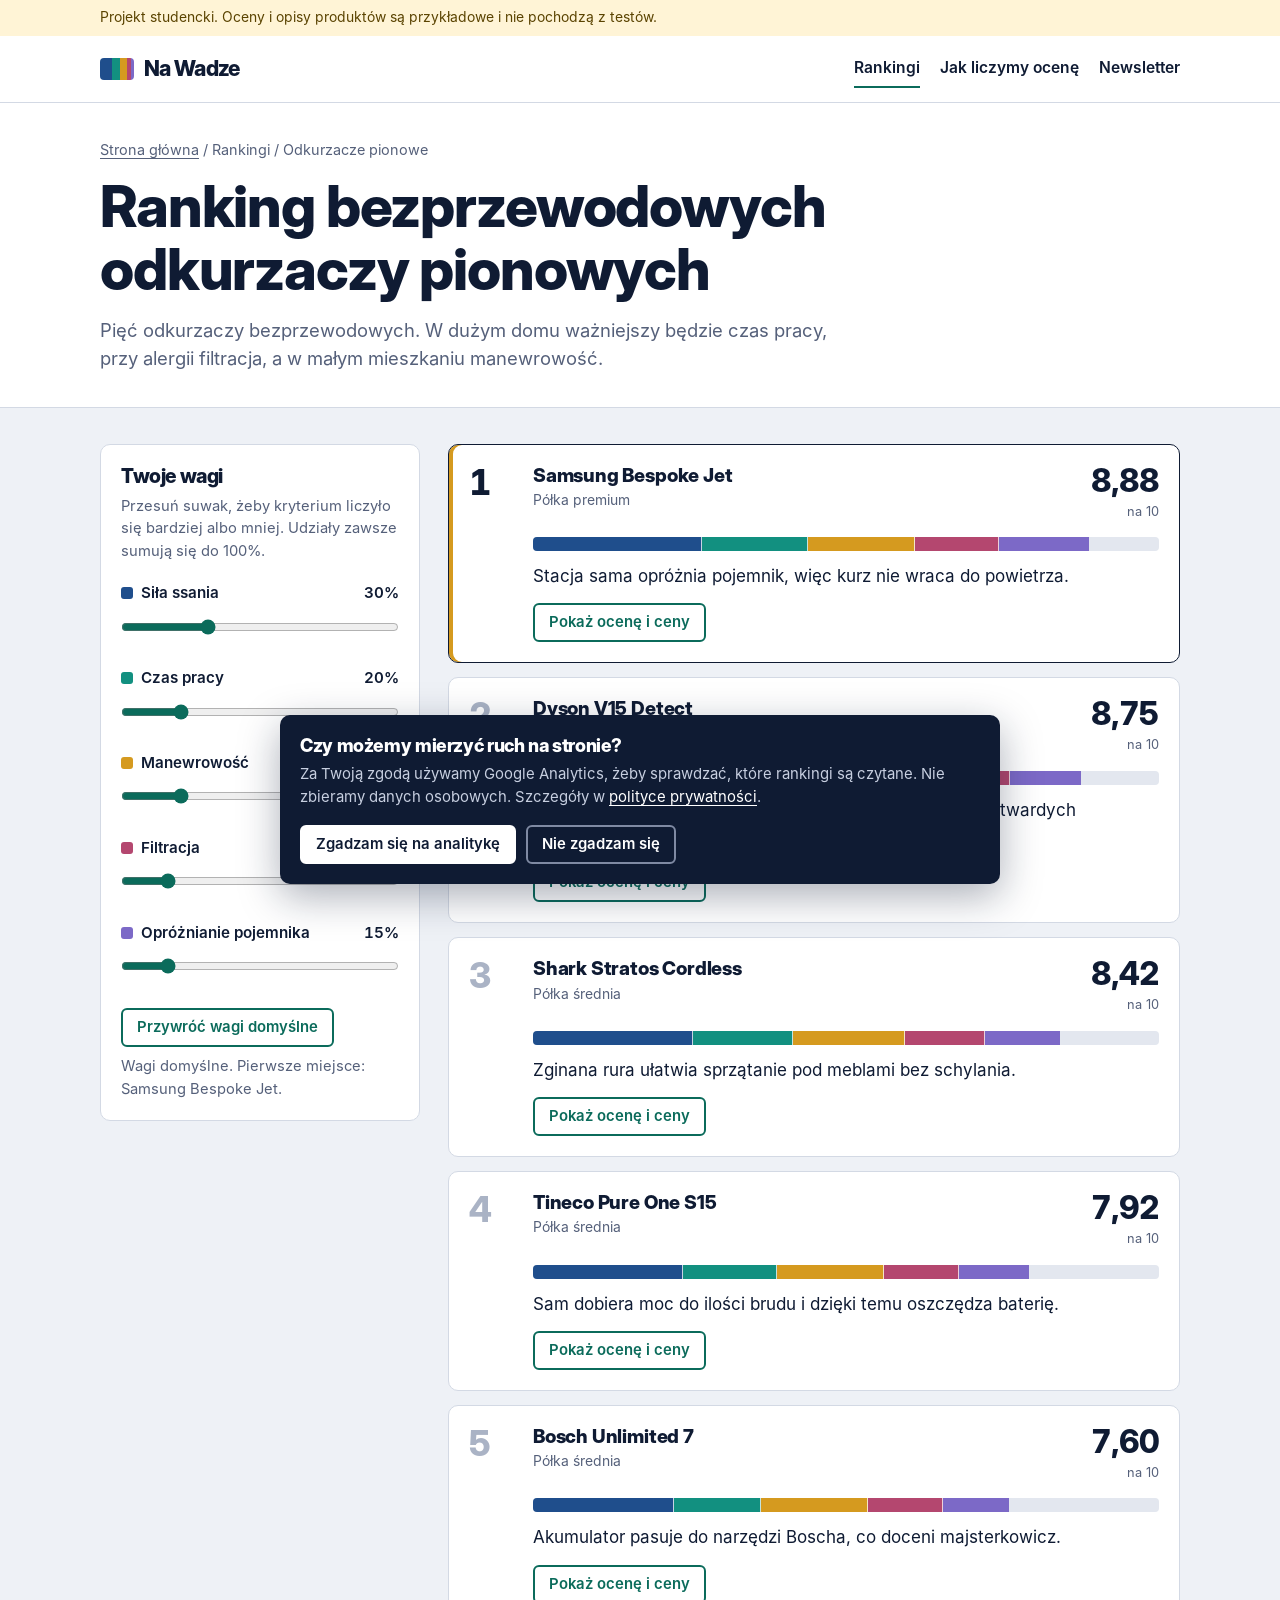
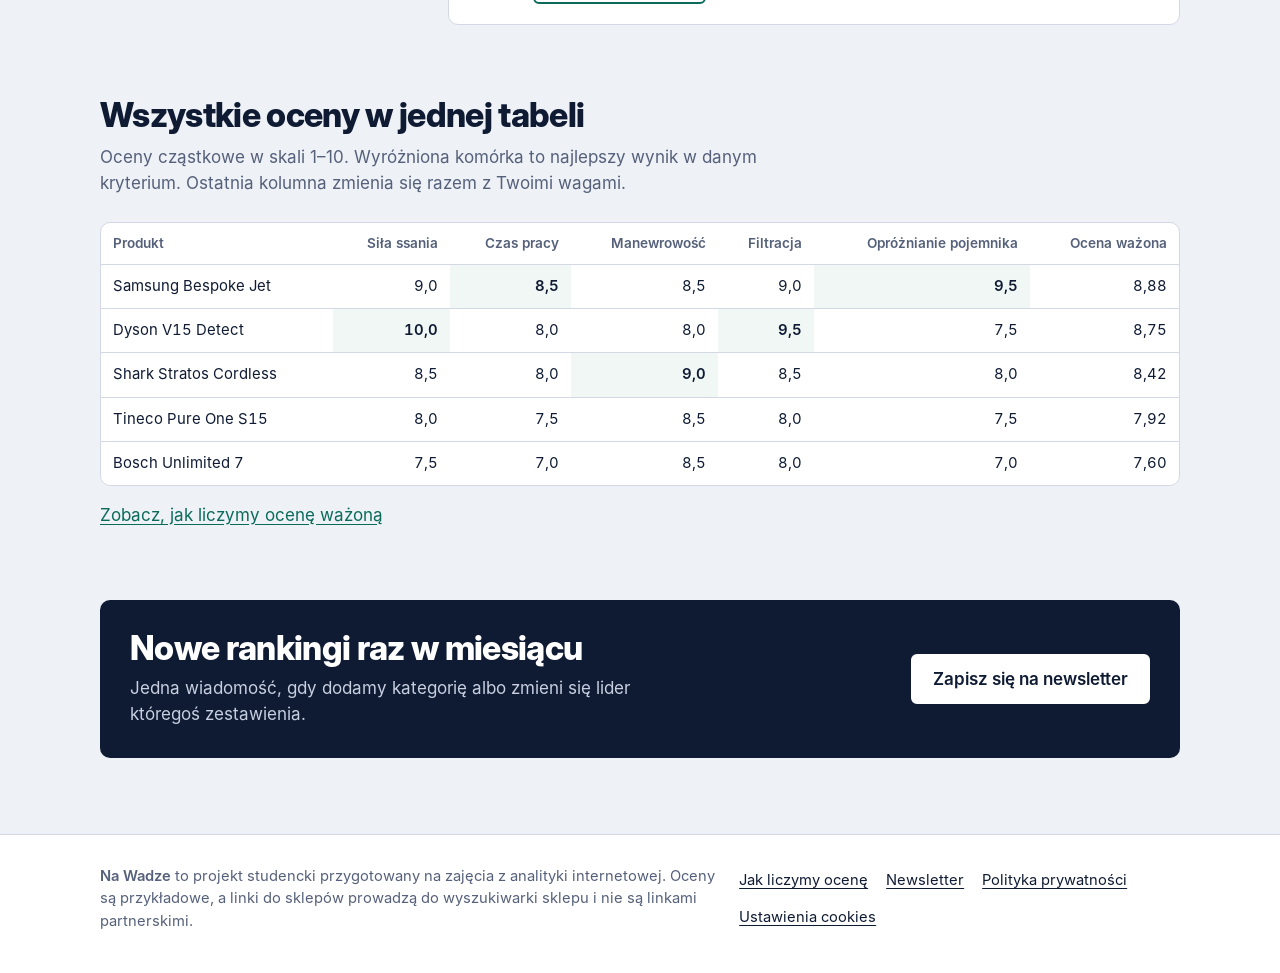
<file: rankingi/odkurzacze-pionowe.html>
<!doctype html>
<html lang="pl">
<head>
<meta charset="utf-8">
<meta name="viewport" content="width=device-width, initial-scale=1">
<title>Ranking bezprzewodowych odkurzaczy pionowych – Na Wadze</title>
<meta name="description" content="Ranking bezprzewodowych odkurzaczy pionowych: pięć produktów z oceną ważoną w pięciu kryteriach. Ustaw własne wagi i porównaj wyniki.">
<link rel="icon" href="data:image/svg+xml,%3Csvg xmlns='http://www.w3.org/2000/svg' viewBox='0 0 32 32'%3E%3Crect width='32' height='32' rx='6' fill='%230f1b33'/%3E%3Crect x='5' y='12' width='8' height='8' fill='%231f4e8c'/%3E%3Crect x='13' y='12' width='6' height='8' fill='%23129080'/%3E%3Crect x='19' y='12' width='5' height='8' fill='%23d59a1f'/%3E%3Crect x='24' y='12' width='3' height='8' fill='%23b4476f'/%3E%3C/svg%3E">
<link rel="stylesheet" href="../assets/css/style.css">
<!-- Dane o stronie dla warstwy danych: muszą być przed kontenerem GTM -->
<script>
window.dataLayer = window.dataLayer || [];
window.dataLayer.push({"page_type": "ranking", "ranking_id": "odkurzacze-pionowe", "ranking_name": "Odkurzacze pionowe"});
</script>
<!-- Tryb zgody i kontener Google Tag Manager: identyfikator GTM-... ustawiasz w tym jednym pliku -->
<script src="../assets/js/tracking.js"></script>
</head>
<body>
<!-- Google Tag Manager (noscript) -->
<noscript><iframe src="https://www.googletagmanager.com/ns.html?id=GTM-NF2CMMHD" height="0" width="0" style="display:none;visibility:hidden"></iframe></noscript>
<!-- End Google Tag Manager (noscript) -->
<a class="skip" href="#tresc">Przejdź do treści</a>
<div class="demo-strip"><div class="wrap">Projekt studencki. Oceny i opisy produktów są przykładowe i nie pochodzą z testów.</div></div>
<header class="site-header">
  <div class="wrap">
    <a class="brand" href="../"><span class="brand-mark" aria-hidden="true"><i></i><i></i><i></i><i></i><i></i></span>Na Wadze</a>
    <nav class="nav" aria-label="Główna nawigacja"><a href="../#rankingi" aria-current="page">Rankingi</a><a href="../metodologia.html">Jak liczymy ocenę</a><a href="../newsletter.html">Newsletter</a></nav>
  </div>
</header>
<main id="tresc">
<section class="page-head">
  <div class="wrap">
    <p class="crumbs"><a href="../">Strona główna</a> / Rankingi / Odkurzacze pionowe</p>
    <h1>Ranking bezprzewodowych odkurzaczy pionowych</h1>
    <p class="lead">Pięć odkurzaczy bezprzewodowych. W dużym domu ważniejszy będzie czas pracy, przy alergii filtracja, a w małym mieszkaniu manewrowość.</p>
  </div>
</section>

<section class="section tight" data-ranking="odkurzacze-pionowe" data-ranking-name="Odkurzacze pionowe">
  <div class="wrap ranking-grid">
    <aside class="weights" aria-labelledby="weights-title">
      <h2 id="weights-title">Twoje wagi</h2>
      <p>Przesuń suwak, żeby kryterium liczyło się bardziej albo mniej. Udziały zawsze sumują się do 100%.</p>
      <div class="weight">
          <label for="w-ssanie"><span class="dot k1"></span>Siła ssania<output id="o-ssanie" for="w-ssanie">30%</output></label>
          <input type="range" id="w-ssanie" min="0" max="100" step="5" value="30" data-criterion="ssanie" data-default="30">
        </div>
        <div class="weight">
          <label for="w-czas"><span class="dot k2"></span>Czas pracy<output id="o-czas" for="w-czas">20%</output></label>
          <input type="range" id="w-czas" min="0" max="100" step="5" value="20" data-criterion="czas" data-default="20">
        </div>
        <div class="weight">
          <label for="w-manewrowosc"><span class="dot k3"></span>Manewrowość<output id="o-manewrowosc" for="w-manewrowosc">20%</output></label>
          <input type="range" id="w-manewrowosc" min="0" max="100" step="5" value="20" data-criterion="manewrowosc" data-default="20">
        </div>
        <div class="weight">
          <label for="w-filtracja"><span class="dot k4"></span>Filtracja<output id="o-filtracja" for="w-filtracja">15%</output></label>
          <input type="range" id="w-filtracja" min="0" max="100" step="5" value="15" data-criterion="filtracja" data-default="15">
        </div>
        <div class="weight">
          <label for="w-oproznianie"><span class="dot k5"></span>Opróżnianie pojemnika<output id="o-oproznianie" for="w-oproznianie">15%</output></label>
          <input type="range" id="w-oproznianie" min="0" max="100" step="5" value="15" data-criterion="oproznianie" data-default="15">
        </div>
        
      <div class="weights-actions">
        <button class="button quiet small" type="button" id="weights-reset" disabled>Przywróć wagi domyślne</button>
      </div>
      <p class="weights-state" id="weights-state" aria-live="polite"></p>
    </aside>
    <div>
      <ol class="rank-list" id="rank-list">
      <li class="product is-first" data-product-id="samsung-bespoke-jet" data-product-name="Samsung Bespoke Jet" data-scores="9.0,8.5,8.5,9.0,9.5" data-total="8.8750">
        <div class="product-rank">1</div>
        <div class="product-main">
          <div class="product-top">
            <div>
              <h3>Samsung Bespoke Jet</h3>
              <p class="product-tier">Półka premium</p>
            </div>
            <div class="product-score"><b data-total-out>8,88</b><span>na 10</span></div>
          </div>
          <div class="bar" role="img" aria-label="Ocena ważona 8,88 na 10, złożona z wkładów pięciu kryteriów"><span class="k1" style="width:27.00%"></span><span class="k2" style="width:17.00%"></span><span class="k3" style="width:17.00%"></span><span class="k4" style="width:13.50%"></span><span class="k5" style="width:14.25%"></span></div>
          <p class="product-verdict">Stacja sama opróżnia pojemnik, więc kurz nie wraca do powietrza.</p>
          <button class="button quiet small product-toggle" type="button" aria-expanded="false" aria-controls="d-samsung-bespoke-jet">Pokaż ocenę i ceny</button>
          <div class="product-details" id="d-samsung-bespoke-jet" hidden>
            <table class="breakdown">
              <thead><tr><th scope="col">Kryterium</th><th scope="col">Ocena</th><th scope="col">Waga</th><th scope="col">Wkład</th></tr></thead>
              <tbody><tr><td><span class="dot k1"></span>Siła ssania</td><td>9,0</td><td data-weight>30%</td><td data-part>2,70</td></tr><tr><td><span class="dot k2"></span>Czas pracy</td><td>8,5</td><td data-weight>20%</td><td data-part>1,70</td></tr><tr><td><span class="dot k3"></span>Manewrowość</td><td>8,5</td><td data-weight>20%</td><td data-part>1,70</td></tr><tr><td><span class="dot k4"></span>Filtracja</td><td>9,0</td><td data-weight>15%</td><td data-part>1,35</td></tr><tr><td><span class="dot k5"></span>Opróżnianie pojemnika</td><td>9,5</td><td data-weight>15%</td><td data-part>1,43</td></tr></tbody>
              <tfoot><tr><td>Ocena ważona</td><td></td><td></td><td data-sum>8,88</td></tr></tfoot>
            </table>
            <div class="proscons">
              <div><h4>Plusy</h4><ul><li>Stacja z automatycznym opróżnianiem</li><li>Wymienny akumulator</li></ul></div>
              <div><h4>Minusy</h4><ul><li>Stacja zajmuje sporo miejsca</li></ul></div>
            </div>
            <div class="shops">
              <a class="button small" data-shop="amazon" href="https://www.amazon.pl/s?k=Samsung+Bespoke+Jet" target="_blank" rel="sponsored noopener">Sprawdź cenę w Amazon</a>
              <a class="button quiet small" data-shop="allegro" href="https://allegro.pl/listing?string=Samsung+Bespoke+Jet" target="_blank" rel="sponsored noopener">Sprawdź cenę w Allegro</a>
            </div>
            <p class="shops-note">Link otworzy sklep w nowej karcie.</p>
          </div>
        </div>
      </li>
      <li class="product" data-product-id="dyson-v15-detect" data-product-name="Dyson V15 Detect" data-scores="10.0,8.0,8.0,9.5,7.5" data-total="8.7500">
        <div class="product-rank">2</div>
        <div class="product-main">
          <div class="product-top">
            <div>
              <h3>Dyson V15 Detect</h3>
              <p class="product-tier">Półka premium</p>
            </div>
            <div class="product-score"><b data-total-out>8,75</b><span>na 10</span></div>
          </div>
          <div class="bar" role="img" aria-label="Ocena ważona 8,75 na 10, złożona z wkładów pięciu kryteriów"><span class="k1" style="width:30.00%"></span><span class="k2" style="width:16.00%"></span><span class="k3" style="width:16.00%"></span><span class="k4" style="width:14.25%"></span><span class="k5" style="width:11.25%"></span></div>
          <p class="product-verdict">Najmocniejszy w zestawieniu, z podświetleniem kurzu na twardych podłogach.</p>
          <button class="button quiet small product-toggle" type="button" aria-expanded="false" aria-controls="d-dyson-v15-detect">Pokaż ocenę i ceny</button>
          <div class="product-details" id="d-dyson-v15-detect" hidden>
            <table class="breakdown">
              <thead><tr><th scope="col">Kryterium</th><th scope="col">Ocena</th><th scope="col">Waga</th><th scope="col">Wkład</th></tr></thead>
              <tbody><tr><td><span class="dot k1"></span>Siła ssania</td><td>10,0</td><td data-weight>30%</td><td data-part>3,00</td></tr><tr><td><span class="dot k2"></span>Czas pracy</td><td>8,0</td><td data-weight>20%</td><td data-part>1,60</td></tr><tr><td><span class="dot k3"></span>Manewrowość</td><td>8,0</td><td data-weight>20%</td><td data-part>1,60</td></tr><tr><td><span class="dot k4"></span>Filtracja</td><td>9,5</td><td data-weight>15%</td><td data-part>1,43</td></tr><tr><td><span class="dot k5"></span>Opróżnianie pojemnika</td><td>7,5</td><td data-weight>15%</td><td data-part>1,12</td></tr></tbody>
              <tfoot><tr><td>Ocena ważona</td><td></td><td></td><td data-sum>8,75</td></tr></tfoot>
            </table>
            <div class="proscons">
              <div><h4>Plusy</h4><ul><li>Najwyższa siła ssania</li><li>Bardzo dobra filtracja</li></ul></div>
              <div><h4>Minusy</h4><ul><li>Trzeba trzymać spust podczas pracy</li></ul></div>
            </div>
            <div class="shops">
              <a class="button small" data-shop="amazon" href="https://www.amazon.pl/s?k=Dyson+V15+Detect" target="_blank" rel="sponsored noopener">Sprawdź cenę w Amazon</a>
              <a class="button quiet small" data-shop="allegro" href="https://allegro.pl/listing?string=Dyson+V15+Detect" target="_blank" rel="sponsored noopener">Sprawdź cenę w Allegro</a>
            </div>
            <p class="shops-note">Link otworzy sklep w nowej karcie.</p>
          </div>
        </div>
      </li>
      <li class="product" data-product-id="shark-stratos-cordless" data-product-name="Shark Stratos Cordless" data-scores="8.5,8.0,9.0,8.5,8.0" data-total="8.4250">
        <div class="product-rank">3</div>
        <div class="product-main">
          <div class="product-top">
            <div>
              <h3>Shark Stratos Cordless</h3>
              <p class="product-tier">Półka średnia</p>
            </div>
            <div class="product-score"><b data-total-out>8,43</b><span>na 10</span></div>
          </div>
          <div class="bar" role="img" aria-label="Ocena ważona 8,43 na 10, złożona z wkładów pięciu kryteriów"><span class="k1" style="width:25.50%"></span><span class="k2" style="width:16.00%"></span><span class="k3" style="width:18.00%"></span><span class="k4" style="width:12.75%"></span><span class="k5" style="width:12.00%"></span></div>
          <p class="product-verdict">Zginana rura ułatwia sprzątanie pod meblami bez schylania.</p>
          <button class="button quiet small product-toggle" type="button" aria-expanded="false" aria-controls="d-shark-stratos-cordless">Pokaż ocenę i ceny</button>
          <div class="product-details" id="d-shark-stratos-cordless" hidden>
            <table class="breakdown">
              <thead><tr><th scope="col">Kryterium</th><th scope="col">Ocena</th><th scope="col">Waga</th><th scope="col">Wkład</th></tr></thead>
              <tbody><tr><td><span class="dot k1"></span>Siła ssania</td><td>8,5</td><td data-weight>30%</td><td data-part>2,55</td></tr><tr><td><span class="dot k2"></span>Czas pracy</td><td>8,0</td><td data-weight>20%</td><td data-part>1,60</td></tr><tr><td><span class="dot k3"></span>Manewrowość</td><td>9,0</td><td data-weight>20%</td><td data-part>1,80</td></tr><tr><td><span class="dot k4"></span>Filtracja</td><td>8,5</td><td data-weight>15%</td><td data-part>1,27</td></tr><tr><td><span class="dot k5"></span>Opróżnianie pojemnika</td><td>8,0</td><td data-weight>15%</td><td data-part>1,20</td></tr></tbody>
              <tfoot><tr><td>Ocena ważona</td><td></td><td></td><td data-sum>8,43</td></tr></tfoot>
            </table>
            <div class="proscons">
              <div><h4>Plusy</h4><ul><li>Zginana rura</li><li>Dobra praca na dywanach</li></ul></div>
              <div><h4>Minusy</h4><ul><li>Cięższy w dłoni</li></ul></div>
            </div>
            <div class="shops">
              <a class="button small" data-shop="amazon" href="https://www.amazon.pl/s?k=Shark+Stratos+Cordless" target="_blank" rel="sponsored noopener">Sprawdź cenę w Amazon</a>
              <a class="button quiet small" data-shop="allegro" href="https://allegro.pl/listing?string=Shark+Stratos+Cordless" target="_blank" rel="sponsored noopener">Sprawdź cenę w Allegro</a>
            </div>
            <p class="shops-note">Link otworzy sklep w nowej karcie.</p>
          </div>
        </div>
      </li>
      <li class="product" data-product-id="tineco-pure-one-s15" data-product-name="Tineco Pure One S15" data-scores="8.0,7.5,8.5,8.0,7.5" data-total="7.9250">
        <div class="product-rank">4</div>
        <div class="product-main">
          <div class="product-top">
            <div>
              <h3>Tineco Pure One S15</h3>
              <p class="product-tier">Półka średnia</p>
            </div>
            <div class="product-score"><b data-total-out>7,92</b><span>na 10</span></div>
          </div>
          <div class="bar" role="img" aria-label="Ocena ważona 7,92 na 10, złożona z wkładów pięciu kryteriów"><span class="k1" style="width:24.00%"></span><span class="k2" style="width:15.00%"></span><span class="k3" style="width:17.00%"></span><span class="k4" style="width:12.00%"></span><span class="k5" style="width:11.25%"></span></div>
          <p class="product-verdict">Sam dobiera moc do ilości brudu i dzięki temu oszczędza baterię.</p>
          <button class="button quiet small product-toggle" type="button" aria-expanded="false" aria-controls="d-tineco-pure-one-s15">Pokaż ocenę i ceny</button>
          <div class="product-details" id="d-tineco-pure-one-s15" hidden>
            <table class="breakdown">
              <thead><tr><th scope="col">Kryterium</th><th scope="col">Ocena</th><th scope="col">Waga</th><th scope="col">Wkład</th></tr></thead>
              <tbody><tr><td><span class="dot k1"></span>Siła ssania</td><td>8,0</td><td data-weight>30%</td><td data-part>2,40</td></tr><tr><td><span class="dot k2"></span>Czas pracy</td><td>7,5</td><td data-weight>20%</td><td data-part>1,50</td></tr><tr><td><span class="dot k3"></span>Manewrowość</td><td>8,5</td><td data-weight>20%</td><td data-part>1,70</td></tr><tr><td><span class="dot k4"></span>Filtracja</td><td>8,0</td><td data-weight>15%</td><td data-part>1,20</td></tr><tr><td><span class="dot k5"></span>Opróżnianie pojemnika</td><td>7,5</td><td data-weight>15%</td><td data-part>1,12</td></tr></tbody>
              <tfoot><tr><td>Ocena ważona</td><td></td><td></td><td data-sum>7,92</td></tr></tfoot>
            </table>
            <div class="proscons">
              <div><h4>Plusy</h4><ul><li>Automatyczna regulacja mocy</li><li>Lekka konstrukcja</li></ul></div>
              <div><h4>Minusy</h4><ul><li>Mniejszy pojemnik na kurz</li></ul></div>
            </div>
            <div class="shops">
              <a class="button small" data-shop="amazon" href="https://www.amazon.pl/s?k=Tineco+Pure+One+S15" target="_blank" rel="sponsored noopener">Sprawdź cenę w Amazon</a>
              <a class="button quiet small" data-shop="allegro" href="https://allegro.pl/listing?string=Tineco+Pure+One+S15" target="_blank" rel="sponsored noopener">Sprawdź cenę w Allegro</a>
            </div>
            <p class="shops-note">Link otworzy sklep w nowej karcie.</p>
          </div>
        </div>
      </li>
      <li class="product" data-product-id="bosch-unlimited-7" data-product-name="Bosch Unlimited 7" data-scores="7.5,7.0,8.5,8.0,7.0" data-total="7.6000">
        <div class="product-rank">5</div>
        <div class="product-main">
          <div class="product-top">
            <div>
              <h3>Bosch Unlimited 7</h3>
              <p class="product-tier">Półka średnia</p>
            </div>
            <div class="product-score"><b data-total-out>7,60</b><span>na 10</span></div>
          </div>
          <div class="bar" role="img" aria-label="Ocena ważona 7,60 na 10, złożona z wkładów pięciu kryteriów"><span class="k1" style="width:22.50%"></span><span class="k2" style="width:14.00%"></span><span class="k3" style="width:17.00%"></span><span class="k4" style="width:12.00%"></span><span class="k5" style="width:10.50%"></span></div>
          <p class="product-verdict">Akumulator pasuje do narzędzi Boscha, co doceni majsterkowicz.</p>
          <button class="button quiet small product-toggle" type="button" aria-expanded="false" aria-controls="d-bosch-unlimited-7">Pokaż ocenę i ceny</button>
          <div class="product-details" id="d-bosch-unlimited-7" hidden>
            <table class="breakdown">
              <thead><tr><th scope="col">Kryterium</th><th scope="col">Ocena</th><th scope="col">Waga</th><th scope="col">Wkład</th></tr></thead>
              <tbody><tr><td><span class="dot k1"></span>Siła ssania</td><td>7,5</td><td data-weight>30%</td><td data-part>2,25</td></tr><tr><td><span class="dot k2"></span>Czas pracy</td><td>7,0</td><td data-weight>20%</td><td data-part>1,40</td></tr><tr><td><span class="dot k3"></span>Manewrowość</td><td>8,5</td><td data-weight>20%</td><td data-part>1,70</td></tr><tr><td><span class="dot k4"></span>Filtracja</td><td>8,0</td><td data-weight>15%</td><td data-part>1,20</td></tr><tr><td><span class="dot k5"></span>Opróżnianie pojemnika</td><td>7,0</td><td data-weight>15%</td><td data-part>1,05</td></tr></tbody>
              <tfoot><tr><td>Ocena ważona</td><td></td><td></td><td data-sum>7,60</td></tr></tfoot>
            </table>
            <div class="proscons">
              <div><h4>Plusy</h4><ul><li>Akumulator wspólny z innymi urządzeniami</li><li>Zwrotna ssawka</li></ul></div>
              <div><h4>Minusy</h4><ul><li>Krótszy czas pracy na jednej baterii</li></ul></div>
            </div>
            <div class="shops">
              <a class="button small" data-shop="amazon" href="https://www.amazon.pl/s?k=Bosch+Unlimited+7" target="_blank" rel="sponsored noopener">Sprawdź cenę w Amazon</a>
              <a class="button quiet small" data-shop="allegro" href="https://allegro.pl/listing?string=Bosch+Unlimited+7" target="_blank" rel="sponsored noopener">Sprawdź cenę w Allegro</a>
            </div>
            <p class="shops-note">Link otworzy sklep w nowej karcie.</p>
          </div>
        </div>
      </li>
      
      </ol>
    </div>
  </div>
</section>

<section class="section tight">
  <div class="wrap">
    <div class="section-head">
      <h2>Wszystkie oceny w jednej tabeli</h2>
      <p>Oceny cząstkowe w skali 1–10. Wyróżniona komórka to najlepszy wynik w danym kryterium. Ostatnia kolumna zmienia się razem z Twoimi wagami.</p>
    </div>
    <div class="compare-wrap">
      <table class="compare">
        <thead><tr><th scope="col">Produkt</th><th scope="col">Siła ssania</th><th scope="col">Czas pracy</th><th scope="col">Manewrowość</th><th scope="col">Filtracja</th><th scope="col">Opróżnianie pojemnika</th><th scope="col">Ocena ważona</th></tr></thead>
        <tbody><tr><td>Samsung Bespoke Jet</td><td>9,0</td><td class="best">8,5</td><td>8,5</td><td>9,0</td><td class="best">9,5</td><td data-total-for="samsung-bespoke-jet"><strong>8,88</strong></td></tr><tr><td>Dyson V15 Detect</td><td class="best">10,0</td><td>8,0</td><td>8,0</td><td class="best">9,5</td><td>7,5</td><td data-total-for="dyson-v15-detect"><strong>8,75</strong></td></tr><tr><td>Shark Stratos Cordless</td><td>8,5</td><td>8,0</td><td class="best">9,0</td><td>8,5</td><td>8,0</td><td data-total-for="shark-stratos-cordless"><strong>8,43</strong></td></tr><tr><td>Tineco Pure One S15</td><td>8,0</td><td>7,5</td><td>8,5</td><td>8,0</td><td>7,5</td><td data-total-for="tineco-pure-one-s15"><strong>7,92</strong></td></tr><tr><td>Bosch Unlimited 7</td><td>7,5</td><td>7,0</td><td>8,5</td><td>8,0</td><td>7,0</td><td data-total-for="bosch-unlimited-7"><strong>7,60</strong></td></tr></tbody>
      </table>
    </div>
    <p style="margin-top:16px"><a href="../metodologia.html">Zobacz, jak liczymy ocenę ważoną</a></p>
  </div>
</section>
<section class="section tight">
  <div class="wrap">
    <div class="band">
      <div>
        <h2>Nowe rankingi raz w miesiącu</h2>
        <p>Jedna wiadomość, gdy dodamy kategorię albo zmieni się lider któregoś zestawienia.</p>
      </div>
      <a class="button" href="../newsletter.html">Zapisz się na newsletter</a>
    </div>
  </div>
</section>
</main>
<footer class="site-footer">
  <div class="wrap footer-grid">
    <div>
      <p><strong>Na Wadze</strong> to projekt studencki przygotowany na zajęcia z analityki internetowej. Oceny są przykładowe, a linki do sklepów prowadzą do wyszukiwarki sklepu i nie są linkami partnerskimi.</p>
    </div>
    <div class="footer-links">
      <a href="../metodologia.html">Jak liczymy ocenę</a>
      <a href="../newsletter.html">Newsletter</a>
      <a href="../polityka-prywatnosci.html">Polityka prywatności</a>
      <button class="link-button" type="button" id="consent-open">Ustawienia cookies</button>
    </div>
  </div>
</footer>
<section class="consent" id="consent" aria-labelledby="consent-title" hidden>
  <h2 id="consent-title">Czy możemy mierzyć ruch na stronie?</h2>
  <p>Za Twoją zgodą używamy Google Analytics, żeby sprawdzać, które rankingi są czytane. Nie zbieramy danych osobowych. Szczegóły w <a href="../polityka-prywatnosci.html">polityce prywatności</a>.</p>
  <div class="consent-actions">
    <button class="button small" type="button" id="consent-accept">Zgadzam się na analitykę</button>
    <button class="button quiet small" type="button" id="consent-reject">Nie zgadzam się</button>
  </div>
</section>
<script src="../assets/js/app.js"></script>
</body>
</html>
</file>
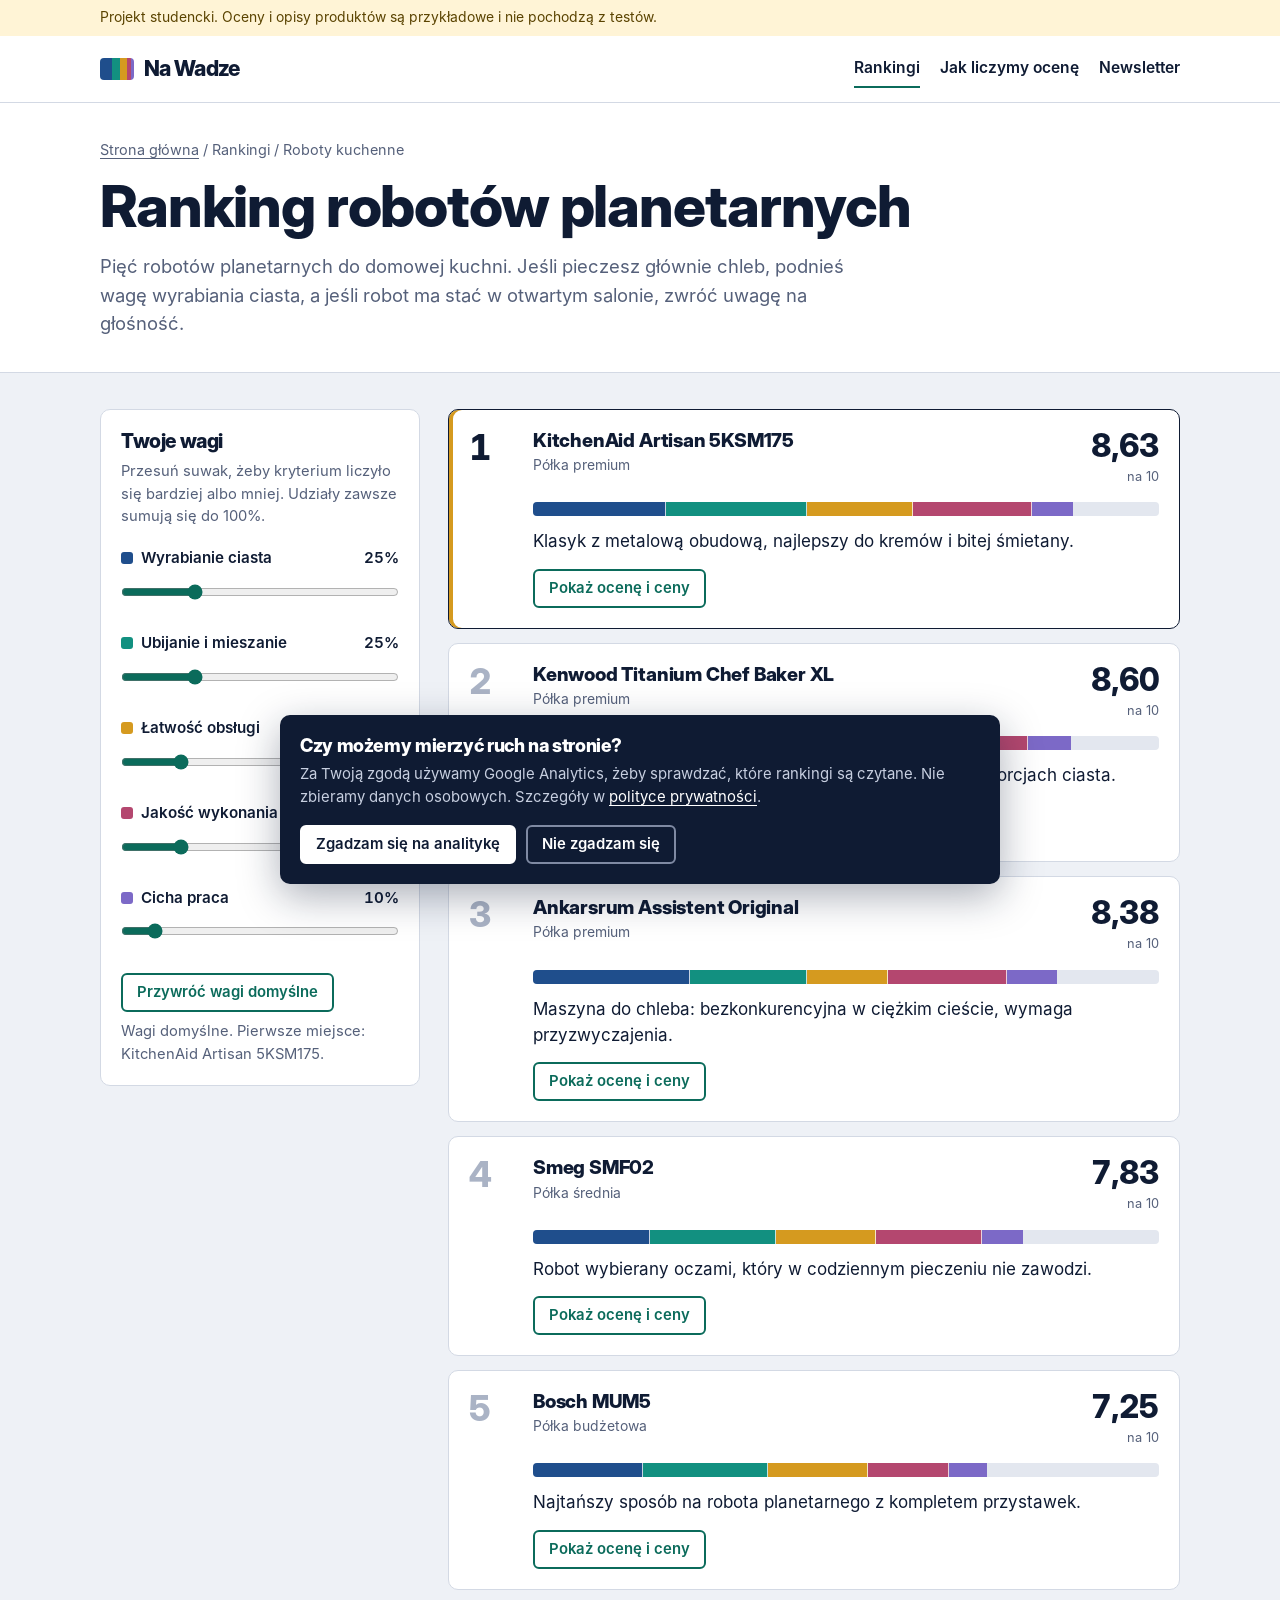
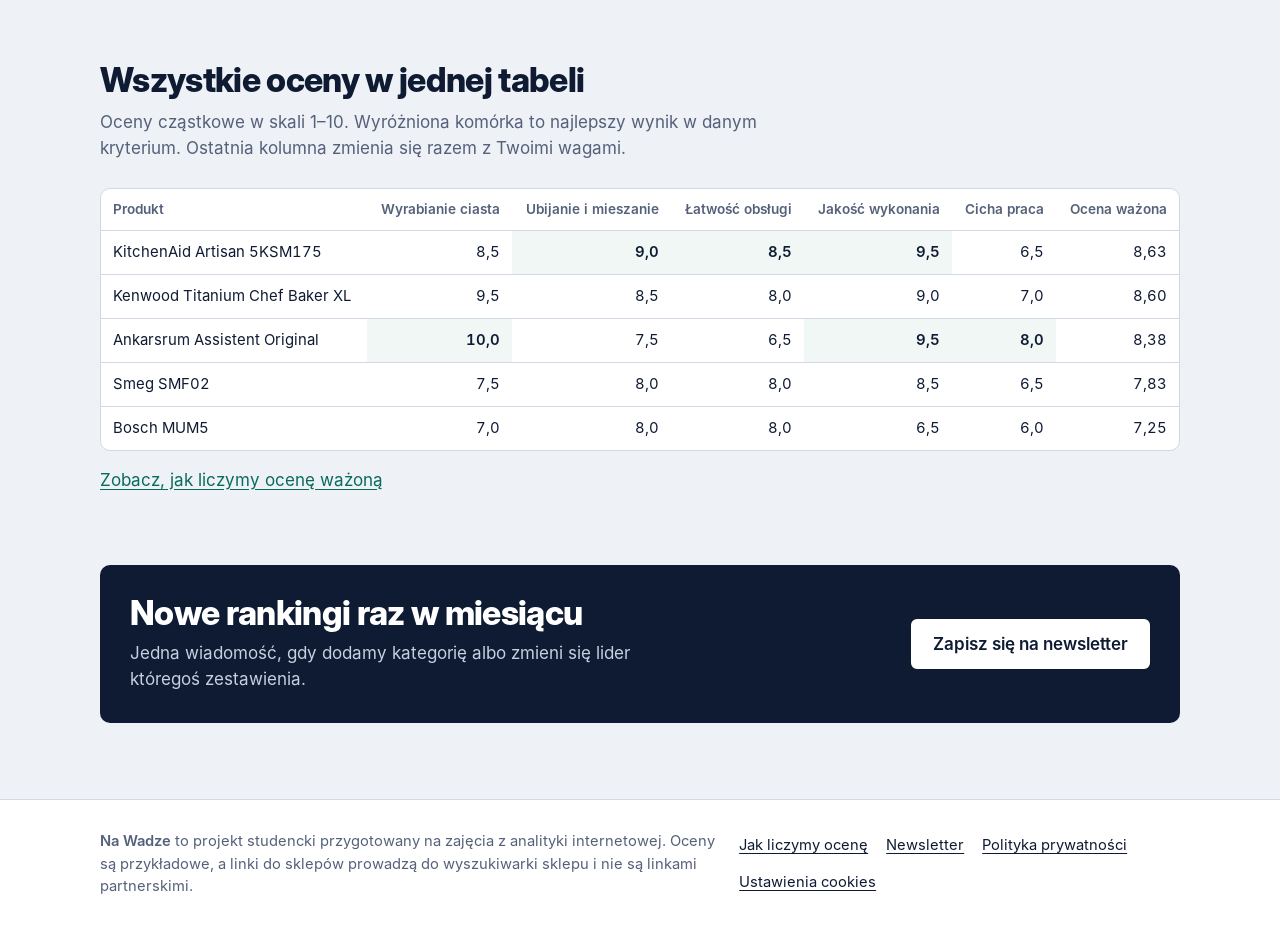
<file: rankingi/roboty-kuchenne.html>
<!doctype html>
<html lang="pl">
<head>
<meta charset="utf-8">
<meta name="viewport" content="width=device-width, initial-scale=1">
<title>Ranking robotów planetarnych – Na Wadze</title>
<meta name="description" content="Ranking robotów planetarnych: pięć produktów z oceną ważoną w pięciu kryteriach. Ustaw własne wagi i porównaj wyniki.">
<link rel="icon" href="data:image/svg+xml,%3Csvg xmlns='http://www.w3.org/2000/svg' viewBox='0 0 32 32'%3E%3Crect width='32' height='32' rx='6' fill='%230f1b33'/%3E%3Crect x='5' y='12' width='8' height='8' fill='%231f4e8c'/%3E%3Crect x='13' y='12' width='6' height='8' fill='%23129080'/%3E%3Crect x='19' y='12' width='5' height='8' fill='%23d59a1f'/%3E%3Crect x='24' y='12' width='3' height='8' fill='%23b4476f'/%3E%3C/svg%3E">
<link rel="stylesheet" href="../assets/css/style.css">
<!-- Dane o stronie dla warstwy danych: muszą być przed kontenerem GTM -->
<script>
window.dataLayer = window.dataLayer || [];
window.dataLayer.push({"page_type": "ranking", "ranking_id": "roboty-kuchenne", "ranking_name": "Roboty kuchenne"});
</script>
<!-- Tryb zgody i kontener Google Tag Manager: identyfikator GTM-... ustawiasz w tym jednym pliku -->
<script src="../assets/js/tracking.js"></script>
</head>
<body>
<!-- Google Tag Manager (noscript) -->
<noscript><iframe src="https://www.googletagmanager.com/ns.html?id=GTM-NF2CMMHD" height="0" width="0" style="display:none;visibility:hidden"></iframe></noscript>
<!-- End Google Tag Manager (noscript) -->
<a class="skip" href="#tresc">Przejdź do treści</a>
<div class="demo-strip"><div class="wrap">Projekt studencki. Oceny i opisy produktów są przykładowe i nie pochodzą z testów.</div></div>
<header class="site-header">
  <div class="wrap">
    <a class="brand" href="../"><span class="brand-mark" aria-hidden="true"><i></i><i></i><i></i><i></i><i></i></span>Na Wadze</a>
    <nav class="nav" aria-label="Główna nawigacja"><a href="../#rankingi" aria-current="page">Rankingi</a><a href="../metodologia.html">Jak liczymy ocenę</a><a href="../newsletter.html">Newsletter</a></nav>
  </div>
</header>
<main id="tresc">
<section class="page-head">
  <div class="wrap">
    <p class="crumbs"><a href="../">Strona główna</a> / Rankingi / Roboty kuchenne</p>
    <h1>Ranking robotów planetarnych</h1>
    <p class="lead">Pięć robotów planetarnych do domowej kuchni. Jeśli pieczesz głównie chleb, podnieś wagę wyrabiania ciasta, a jeśli robot ma stać w otwartym salonie, zwróć uwagę na głośność.</p>
  </div>
</section>

<section class="section tight" data-ranking="roboty-kuchenne" data-ranking-name="Roboty kuchenne">
  <div class="wrap ranking-grid">
    <aside class="weights" aria-labelledby="weights-title">
      <h2 id="weights-title">Twoje wagi</h2>
      <p>Przesuń suwak, żeby kryterium liczyło się bardziej albo mniej. Udziały zawsze sumują się do 100%.</p>
      <div class="weight">
          <label for="w-ciasto"><span class="dot k1"></span>Wyrabianie ciasta<output id="o-ciasto" for="w-ciasto">25%</output></label>
          <input type="range" id="w-ciasto" min="0" max="100" step="5" value="25" data-criterion="ciasto" data-default="25">
        </div>
        <div class="weight">
          <label for="w-ubijanie"><span class="dot k2"></span>Ubijanie i mieszanie<output id="o-ubijanie" for="w-ubijanie">25%</output></label>
          <input type="range" id="w-ubijanie" min="0" max="100" step="5" value="25" data-criterion="ubijanie" data-default="25">
        </div>
        <div class="weight">
          <label for="w-obsluga"><span class="dot k3"></span>Łatwość obsługi<output id="o-obsluga" for="w-obsluga">20%</output></label>
          <input type="range" id="w-obsluga" min="0" max="100" step="5" value="20" data-criterion="obsluga" data-default="20">
        </div>
        <div class="weight">
          <label for="w-wykonanie"><span class="dot k4"></span>Jakość wykonania<output id="o-wykonanie" for="w-wykonanie">20%</output></label>
          <input type="range" id="w-wykonanie" min="0" max="100" step="5" value="20" data-criterion="wykonanie" data-default="20">
        </div>
        <div class="weight">
          <label for="w-glosnosc"><span class="dot k5"></span>Cicha praca<output id="o-glosnosc" for="w-glosnosc">10%</output></label>
          <input type="range" id="w-glosnosc" min="0" max="100" step="5" value="10" data-criterion="glosnosc" data-default="10">
        </div>
        
      <div class="weights-actions">
        <button class="button quiet small" type="button" id="weights-reset" disabled>Przywróć wagi domyślne</button>
      </div>
      <p class="weights-state" id="weights-state" aria-live="polite"></p>
    </aside>
    <div>
      <ol class="rank-list" id="rank-list">
      <li class="product is-first" data-product-id="kitchenaid-artisan-5ksm175" data-product-name="KitchenAid Artisan 5KSM175" data-scores="8.5,9.0,8.5,9.5,6.5" data-total="8.6250">
        <div class="product-rank">1</div>
        <div class="product-main">
          <div class="product-top">
            <div>
              <h3>KitchenAid Artisan 5KSM175</h3>
              <p class="product-tier">Półka premium</p>
            </div>
            <div class="product-score"><b data-total-out>8,62</b><span>na 10</span></div>
          </div>
          <div class="bar" role="img" aria-label="Ocena ważona 8,62 na 10, złożona z wkładów pięciu kryteriów"><span class="k1" style="width:21.25%"></span><span class="k2" style="width:22.50%"></span><span class="k3" style="width:17.00%"></span><span class="k4" style="width:19.00%"></span><span class="k5" style="width:6.50%"></span></div>
          <p class="product-verdict">Klasyk z metalową obudową, najlepszy do kremów i bitej śmietany.</p>
          <button class="button quiet small product-toggle" type="button" aria-expanded="false" aria-controls="d-kitchenaid-artisan-5ksm175">Pokaż ocenę i ceny</button>
          <div class="product-details" id="d-kitchenaid-artisan-5ksm175" hidden>
            <table class="breakdown">
              <thead><tr><th scope="col">Kryterium</th><th scope="col">Ocena</th><th scope="col">Waga</th><th scope="col">Wkład</th></tr></thead>
              <tbody><tr><td><span class="dot k1"></span>Wyrabianie ciasta</td><td>8,5</td><td data-weight>25%</td><td data-part>2,12</td></tr><tr><td><span class="dot k2"></span>Ubijanie i mieszanie</td><td>9,0</td><td data-weight>25%</td><td data-part>2,25</td></tr><tr><td><span class="dot k3"></span>Łatwość obsługi</td><td>8,5</td><td data-weight>20%</td><td data-part>1,70</td></tr><tr><td><span class="dot k4"></span>Jakość wykonania</td><td>9,5</td><td data-weight>20%</td><td data-part>1,90</td></tr><tr><td><span class="dot k5"></span>Cicha praca</td><td>6,5</td><td data-weight>10%</td><td data-part>0,65</td></tr></tbody>
              <tfoot><tr><td>Ocena ważona</td><td></td><td></td><td data-sum>8,62</td></tr></tfoot>
            </table>
            <div class="proscons">
              <div><h4>Plusy</h4><ul><li>Solidna, metalowa konstrukcja</li><li>Duży wybór przystawek</li></ul></div>
              <div><h4>Minusy</h4><ul><li>Głośniejszy na wysokich obrotach</li></ul></div>
            </div>
            <div class="shops">
              <a class="button small" data-shop="amazon" href="https://www.amazon.pl/s?k=KitchenAid+Artisan+5KSM175" target="_blank" rel="sponsored noopener">Sprawdź cenę w Amazon</a>
              <a class="button quiet small" data-shop="allegro" href="https://allegro.pl/listing?string=KitchenAid+Artisan+5KSM175" target="_blank" rel="sponsored noopener">Sprawdź cenę w Allegro</a>
            </div>
            <p class="shops-note">Link otworzy sklep w nowej karcie.</p>
          </div>
        </div>
      </li>
      <li class="product" data-product-id="kenwood-titanium-chef-baker-xl" data-product-name="Kenwood Titanium Chef Baker XL" data-scores="9.5,8.5,8.0,9.0,7.0" data-total="8.6000">
        <div class="product-rank">2</div>
        <div class="product-main">
          <div class="product-top">
            <div>
              <h3>Kenwood Titanium Chef Baker XL</h3>
              <p class="product-tier">Półka premium</p>
            </div>
            <div class="product-score"><b data-total-out>8,60</b><span>na 10</span></div>
          </div>
          <div class="bar" role="img" aria-label="Ocena ważona 8,60 na 10, złożona z wkładów pięciu kryteriów"><span class="k1" style="width:23.75%"></span><span class="k2" style="width:21.25%"></span><span class="k3" style="width:16.00%"></span><span class="k4" style="width:18.00%"></span><span class="k5" style="width:7.00%"></span></div>
          <p class="product-verdict">Mocny silnik i wbudowana waga, wygodny przy dużych porcjach ciasta.</p>
          <button class="button quiet small product-toggle" type="button" aria-expanded="false" aria-controls="d-kenwood-titanium-chef-baker-xl">Pokaż ocenę i ceny</button>
          <div class="product-details" id="d-kenwood-titanium-chef-baker-xl" hidden>
            <table class="breakdown">
              <thead><tr><th scope="col">Kryterium</th><th scope="col">Ocena</th><th scope="col">Waga</th><th scope="col">Wkład</th></tr></thead>
              <tbody><tr><td><span class="dot k1"></span>Wyrabianie ciasta</td><td>9,5</td><td data-weight>25%</td><td data-part>2,38</td></tr><tr><td><span class="dot k2"></span>Ubijanie i mieszanie</td><td>8,5</td><td data-weight>25%</td><td data-part>2,12</td></tr><tr><td><span class="dot k3"></span>Łatwość obsługi</td><td>8,0</td><td data-weight>20%</td><td data-part>1,60</td></tr><tr><td><span class="dot k4"></span>Jakość wykonania</td><td>9,0</td><td data-weight>20%</td><td data-part>1,80</td></tr><tr><td><span class="dot k5"></span>Cicha praca</td><td>7,0</td><td data-weight>10%</td><td data-part>0,70</td></tr></tbody>
              <tfoot><tr><td>Ocena ważona</td><td></td><td></td><td data-sum>8,60</td></tr></tfoot>
            </table>
            <div class="proscons">
              <div><h4>Plusy</h4><ul><li>Wbudowana waga w podstawie</li><li>Duża misa</li></ul></div>
              <div><h4>Minusy</h4><ul><li>Zajmuje dużo miejsca na blacie</li></ul></div>
            </div>
            <div class="shops">
              <a class="button small" data-shop="amazon" href="https://www.amazon.pl/s?k=Kenwood+Titanium+Chef+Baker+XL" target="_blank" rel="sponsored noopener">Sprawdź cenę w Amazon</a>
              <a class="button quiet small" data-shop="allegro" href="https://allegro.pl/listing?string=Kenwood+Titanium+Chef+Baker+XL" target="_blank" rel="sponsored noopener">Sprawdź cenę w Allegro</a>
            </div>
            <p class="shops-note">Link otworzy sklep w nowej karcie.</p>
          </div>
        </div>
      </li>
      <li class="product" data-product-id="ankarsrum-assistent-original" data-product-name="Ankarsrum Assistent Original" data-scores="10.0,7.5,6.5,9.5,8.0" data-total="8.3750">
        <div class="product-rank">3</div>
        <div class="product-main">
          <div class="product-top">
            <div>
              <h3>Ankarsrum Assistent Original</h3>
              <p class="product-tier">Półka premium</p>
            </div>
            <div class="product-score"><b data-total-out>8,38</b><span>na 10</span></div>
          </div>
          <div class="bar" role="img" aria-label="Ocena ważona 8,38 na 10, złożona z wkładów pięciu kryteriów"><span class="k1" style="width:25.00%"></span><span class="k2" style="width:18.75%"></span><span class="k3" style="width:13.00%"></span><span class="k4" style="width:19.00%"></span><span class="k5" style="width:8.00%"></span></div>
          <p class="product-verdict">Maszyna do chleba: bezkonkurencyjna w ciężkim cieście, wymaga przyzwyczajenia.</p>
          <button class="button quiet small product-toggle" type="button" aria-expanded="false" aria-controls="d-ankarsrum-assistent-original">Pokaż ocenę i ceny</button>
          <div class="product-details" id="d-ankarsrum-assistent-original" hidden>
            <table class="breakdown">
              <thead><tr><th scope="col">Kryterium</th><th scope="col">Ocena</th><th scope="col">Waga</th><th scope="col">Wkład</th></tr></thead>
              <tbody><tr><td><span class="dot k1"></span>Wyrabianie ciasta</td><td>10,0</td><td data-weight>25%</td><td data-part>2,50</td></tr><tr><td><span class="dot k2"></span>Ubijanie i mieszanie</td><td>7,5</td><td data-weight>25%</td><td data-part>1,88</td></tr><tr><td><span class="dot k3"></span>Łatwość obsługi</td><td>6,5</td><td data-weight>20%</td><td data-part>1,30</td></tr><tr><td><span class="dot k4"></span>Jakość wykonania</td><td>9,5</td><td data-weight>20%</td><td data-part>1,90</td></tr><tr><td><span class="dot k5"></span>Cicha praca</td><td>8,0</td><td data-weight>10%</td><td data-part>0,80</td></tr></tbody>
              <tfoot><tr><td>Ocena ważona</td><td></td><td></td><td data-sum>8,38</td></tr></tfoot>
            </table>
            <div class="proscons">
              <div><h4>Plusy</h4><ul><li>Radzi sobie z dużą ilością ciężkiego ciasta</li><li>Cicha praca</li></ul></div>
              <div><h4>Minusy</h4><ul><li>Nietypowa obsługa na początku</li></ul></div>
            </div>
            <div class="shops">
              <a class="button small" data-shop="amazon" href="https://www.amazon.pl/s?k=Ankarsrum+Assistent+Original" target="_blank" rel="sponsored noopener">Sprawdź cenę w Amazon</a>
              <a class="button quiet small" data-shop="allegro" href="https://allegro.pl/listing?string=Ankarsrum+Assistent+Original" target="_blank" rel="sponsored noopener">Sprawdź cenę w Allegro</a>
            </div>
            <p class="shops-note">Link otworzy sklep w nowej karcie.</p>
          </div>
        </div>
      </li>
      <li class="product" data-product-id="smeg-smf02" data-product-name="Smeg SMF02" data-scores="7.5,8.0,8.0,8.5,6.5" data-total="7.8250">
        <div class="product-rank">4</div>
        <div class="product-main">
          <div class="product-top">
            <div>
              <h3>Smeg SMF02</h3>
              <p class="product-tier">Półka średnia</p>
            </div>
            <div class="product-score"><b data-total-out>7,83</b><span>na 10</span></div>
          </div>
          <div class="bar" role="img" aria-label="Ocena ważona 7,83 na 10, złożona z wkładów pięciu kryteriów"><span class="k1" style="width:18.75%"></span><span class="k2" style="width:20.00%"></span><span class="k3" style="width:16.00%"></span><span class="k4" style="width:17.00%"></span><span class="k5" style="width:6.50%"></span></div>
          <p class="product-verdict">Robot wybierany oczami, który w codziennym pieczeniu nie zawodzi.</p>
          <button class="button quiet small product-toggle" type="button" aria-expanded="false" aria-controls="d-smeg-smf02">Pokaż ocenę i ceny</button>
          <div class="product-details" id="d-smeg-smf02" hidden>
            <table class="breakdown">
              <thead><tr><th scope="col">Kryterium</th><th scope="col">Ocena</th><th scope="col">Waga</th><th scope="col">Wkład</th></tr></thead>
              <tbody><tr><td><span class="dot k1"></span>Wyrabianie ciasta</td><td>7,5</td><td data-weight>25%</td><td data-part>1,88</td></tr><tr><td><span class="dot k2"></span>Ubijanie i mieszanie</td><td>8,0</td><td data-weight>25%</td><td data-part>2,00</td></tr><tr><td><span class="dot k3"></span>Łatwość obsługi</td><td>8,0</td><td data-weight>20%</td><td data-part>1,60</td></tr><tr><td><span class="dot k4"></span>Jakość wykonania</td><td>8,5</td><td data-weight>20%</td><td data-part>1,70</td></tr><tr><td><span class="dot k5"></span>Cicha praca</td><td>6,5</td><td data-weight>10%</td><td data-part>0,65</td></tr></tbody>
              <tfoot><tr><td>Ocena ważona</td><td></td><td></td><td data-sum>7,83</td></tr></tfoot>
            </table>
            <div class="proscons">
              <div><h4>Plusy</h4><ul><li>Charakterystyczny wygląd</li><li>Prosta obsługa</li></ul></div>
              <div><h4>Minusy</h4><ul><li>Słabszy przy gęstym cieście drożdżowym</li></ul></div>
            </div>
            <div class="shops">
              <a class="button small" data-shop="amazon" href="https://www.amazon.pl/s?k=Smeg+SMF02" target="_blank" rel="sponsored noopener">Sprawdź cenę w Amazon</a>
              <a class="button quiet small" data-shop="allegro" href="https://allegro.pl/listing?string=Smeg+SMF02" target="_blank" rel="sponsored noopener">Sprawdź cenę w Allegro</a>
            </div>
            <p class="shops-note">Link otworzy sklep w nowej karcie.</p>
          </div>
        </div>
      </li>
      <li class="product" data-product-id="bosch-mum5" data-product-name="Bosch MUM5" data-scores="7.0,8.0,8.0,6.5,6.0" data-total="7.2500">
        <div class="product-rank">5</div>
        <div class="product-main">
          <div class="product-top">
            <div>
              <h3>Bosch MUM5</h3>
              <p class="product-tier">Półka budżetowa</p>
            </div>
            <div class="product-score"><b data-total-out>7,25</b><span>na 10</span></div>
          </div>
          <div class="bar" role="img" aria-label="Ocena ważona 7,25 na 10, złożona z wkładów pięciu kryteriów"><span class="k1" style="width:17.50%"></span><span class="k2" style="width:20.00%"></span><span class="k3" style="width:16.00%"></span><span class="k4" style="width:13.00%"></span><span class="k5" style="width:6.00%"></span></div>
          <p class="product-verdict">Najtańszy sposób na robota planetarnego z kompletem przystawek.</p>
          <button class="button quiet small product-toggle" type="button" aria-expanded="false" aria-controls="d-bosch-mum5">Pokaż ocenę i ceny</button>
          <div class="product-details" id="d-bosch-mum5" hidden>
            <table class="breakdown">
              <thead><tr><th scope="col">Kryterium</th><th scope="col">Ocena</th><th scope="col">Waga</th><th scope="col">Wkład</th></tr></thead>
              <tbody><tr><td><span class="dot k1"></span>Wyrabianie ciasta</td><td>7,0</td><td data-weight>25%</td><td data-part>1,75</td></tr><tr><td><span class="dot k2"></span>Ubijanie i mieszanie</td><td>8,0</td><td data-weight>25%</td><td data-part>2,00</td></tr><tr><td><span class="dot k3"></span>Łatwość obsługi</td><td>8,0</td><td data-weight>20%</td><td data-part>1,60</td></tr><tr><td><span class="dot k4"></span>Jakość wykonania</td><td>6,5</td><td data-weight>20%</td><td data-part>1,30</td></tr><tr><td><span class="dot k5"></span>Cicha praca</td><td>6,0</td><td data-weight>10%</td><td data-part>0,60</td></tr></tbody>
              <tfoot><tr><td>Ocena ważona</td><td></td><td></td><td data-sum>7,25</td></tr></tfoot>
            </table>
            <div class="proscons">
              <div><h4>Plusy</h4><ul><li>Niska cena</li><li>Lekki i łatwy do schowania</li></ul></div>
              <div><h4>Minusy</h4><ul><li>Plastikowa obudowa</li><li>Wyraźnie słyszalny</li></ul></div>
            </div>
            <div class="shops">
              <a class="button small" data-shop="amazon" href="https://www.amazon.pl/s?k=Bosch+MUM5" target="_blank" rel="sponsored noopener">Sprawdź cenę w Amazon</a>
              <a class="button quiet small" data-shop="allegro" href="https://allegro.pl/listing?string=Bosch+MUM5" target="_blank" rel="sponsored noopener">Sprawdź cenę w Allegro</a>
            </div>
            <p class="shops-note">Link otworzy sklep w nowej karcie.</p>
          </div>
        </div>
      </li>
      
      </ol>
    </div>
  </div>
</section>

<section class="section tight">
  <div class="wrap">
    <div class="section-head">
      <h2>Wszystkie oceny w jednej tabeli</h2>
      <p>Oceny cząstkowe w skali 1–10. Wyróżniona komórka to najlepszy wynik w danym kryterium. Ostatnia kolumna zmienia się razem z Twoimi wagami.</p>
    </div>
    <div class="compare-wrap">
      <table class="compare">
        <thead><tr><th scope="col">Produkt</th><th scope="col">Wyrabianie ciasta</th><th scope="col">Ubijanie i mieszanie</th><th scope="col">Łatwość obsługi</th><th scope="col">Jakość wykonania</th><th scope="col">Cicha praca</th><th scope="col">Ocena ważona</th></tr></thead>
        <tbody><tr><td>KitchenAid Artisan 5KSM175</td><td>8,5</td><td class="best">9,0</td><td class="best">8,5</td><td class="best">9,5</td><td>6,5</td><td data-total-for="kitchenaid-artisan-5ksm175"><strong>8,62</strong></td></tr><tr><td>Kenwood Titanium Chef Baker XL</td><td>9,5</td><td>8,5</td><td>8,0</td><td>9,0</td><td>7,0</td><td data-total-for="kenwood-titanium-chef-baker-xl"><strong>8,60</strong></td></tr><tr><td>Ankarsrum Assistent Original</td><td class="best">10,0</td><td>7,5</td><td>6,5</td><td class="best">9,5</td><td class="best">8,0</td><td data-total-for="ankarsrum-assistent-original"><strong>8,38</strong></td></tr><tr><td>Smeg SMF02</td><td>7,5</td><td>8,0</td><td>8,0</td><td>8,5</td><td>6,5</td><td data-total-for="smeg-smf02"><strong>7,83</strong></td></tr><tr><td>Bosch MUM5</td><td>7,0</td><td>8,0</td><td>8,0</td><td>6,5</td><td>6,0</td><td data-total-for="bosch-mum5"><strong>7,25</strong></td></tr></tbody>
      </table>
    </div>
    <p style="margin-top:16px"><a href="../metodologia.html">Zobacz, jak liczymy ocenę ważoną</a></p>
  </div>
</section>
<section class="section tight">
  <div class="wrap">
    <div class="band">
      <div>
        <h2>Nowe rankingi raz w miesiącu</h2>
        <p>Jedna wiadomość, gdy dodamy kategorię albo zmieni się lider któregoś zestawienia.</p>
      </div>
      <a class="button" href="../newsletter.html">Zapisz się na newsletter</a>
    </div>
  </div>
</section>
</main>
<footer class="site-footer">
  <div class="wrap footer-grid">
    <div>
      <p><strong>Na Wadze</strong> to projekt studencki przygotowany na zajęcia z analityki internetowej. Oceny są przykładowe, a linki do sklepów prowadzą do wyszukiwarki sklepu i nie są linkami partnerskimi.</p>
    </div>
    <div class="footer-links">
      <a href="../metodologia.html">Jak liczymy ocenę</a>
      <a href="../newsletter.html">Newsletter</a>
      <a href="../polityka-prywatnosci.html">Polityka prywatności</a>
      <button class="link-button" type="button" id="consent-open">Ustawienia cookies</button>
    </div>
  </div>
</footer>
<section class="consent" id="consent" aria-labelledby="consent-title" hidden>
  <h2 id="consent-title">Czy możemy mierzyć ruch na stronie?</h2>
  <p>Za Twoją zgodą używamy Google Analytics, żeby sprawdzać, które rankingi są czytane. Nie zbieramy danych osobowych. Szczegóły w <a href="../polityka-prywatnosci.html">polityce prywatności</a>.</p>
  <div class="consent-actions">
    <button class="button small" type="button" id="consent-accept">Zgadzam się na analitykę</button>
    <button class="button quiet small" type="button" id="consent-reject">Nie zgadzam się</button>
  </div>
</section>
<script src="../assets/js/app.js"></script>
</body>
</html>
</file>
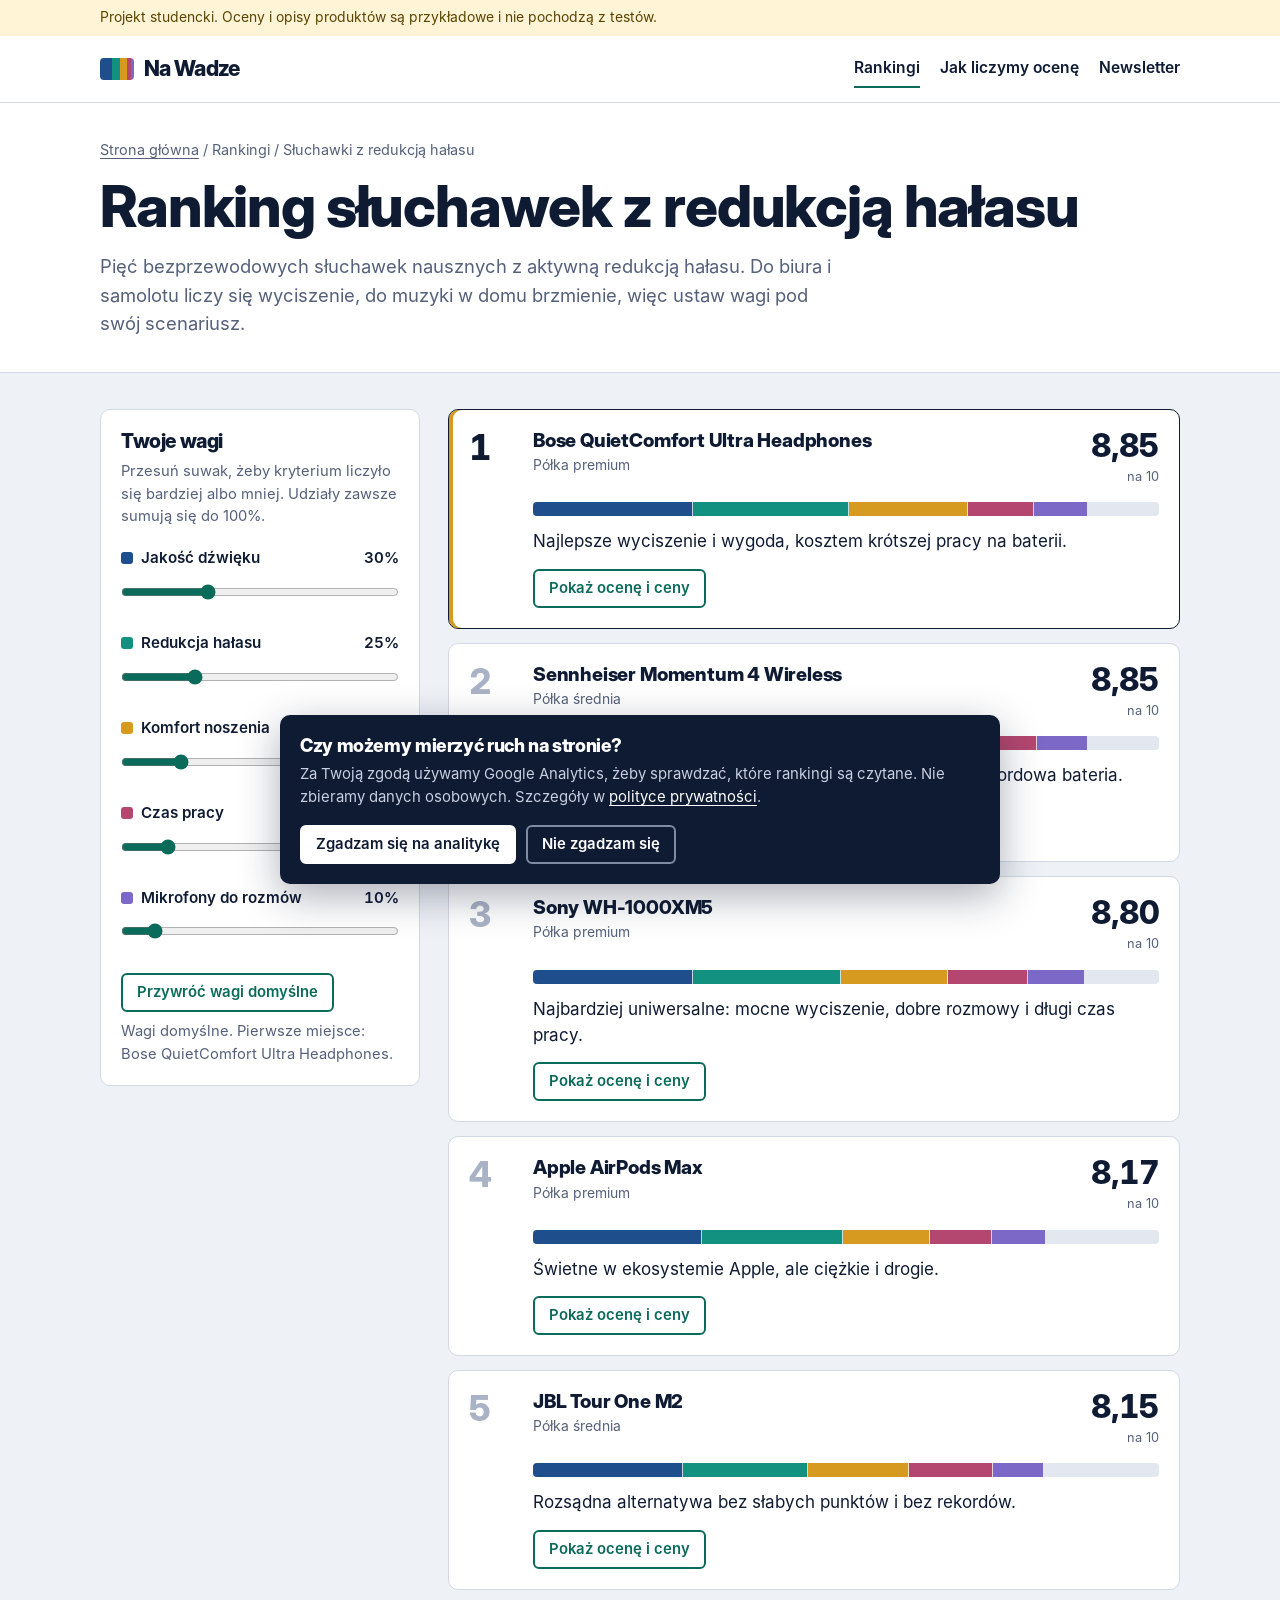
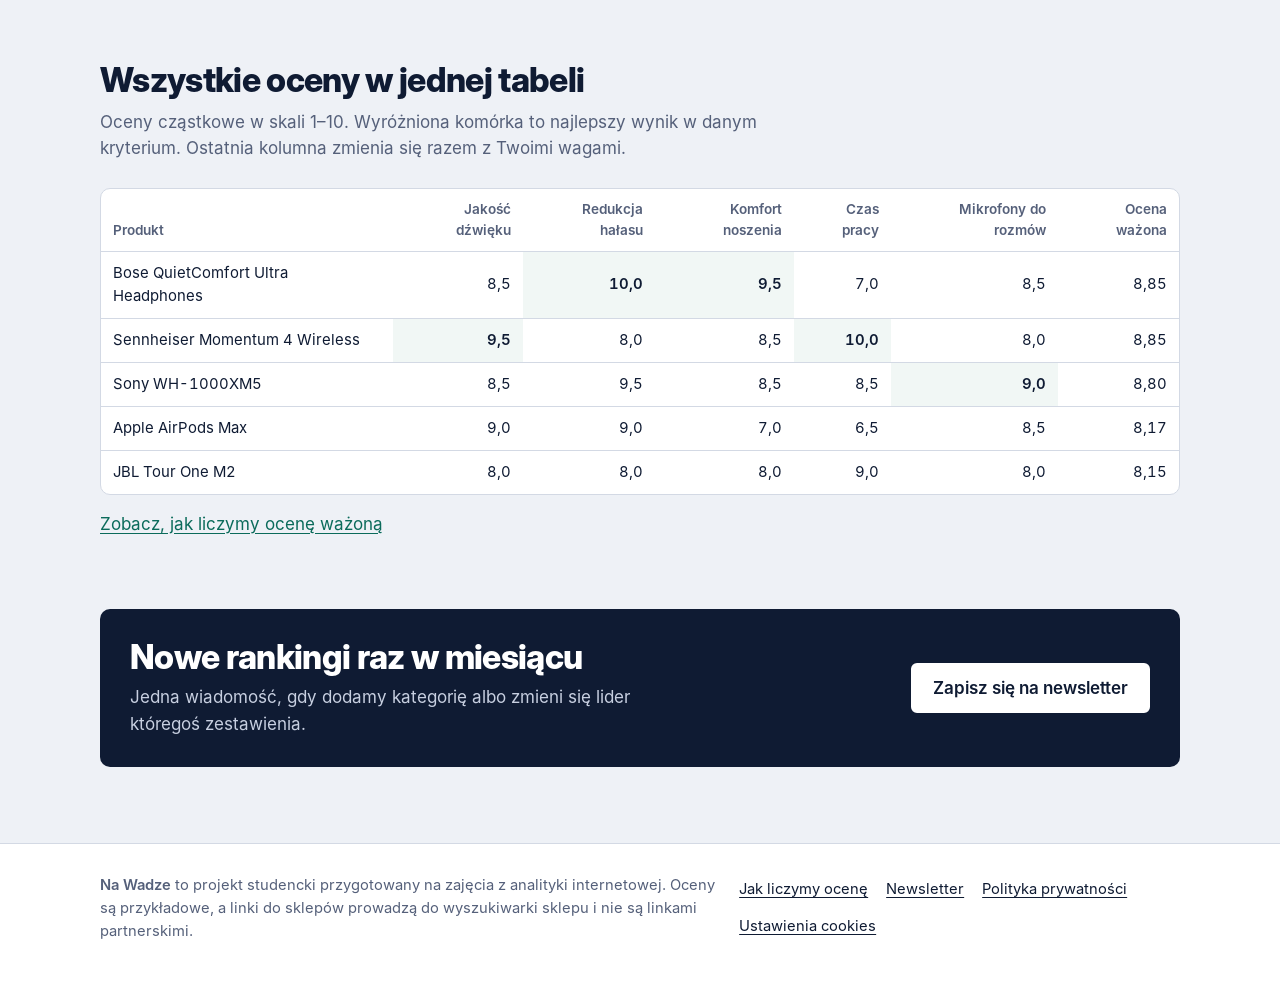
<file: rankingi/sluchawki-anc.html>
<!doctype html>
<html lang="pl">
<head>
<meta charset="utf-8">
<meta name="viewport" content="width=device-width, initial-scale=1">
<title>Ranking słuchawek z redukcją hałasu – Na Wadze</title>
<meta name="description" content="Ranking słuchawek z redukcją hałasu: pięć produktów z oceną ważoną w pięciu kryteriach. Ustaw własne wagi i porównaj wyniki.">
<link rel="icon" href="data:image/svg+xml,%3Csvg xmlns='http://www.w3.org/2000/svg' viewBox='0 0 32 32'%3E%3Crect width='32' height='32' rx='6' fill='%230f1b33'/%3E%3Crect x='5' y='12' width='8' height='8' fill='%231f4e8c'/%3E%3Crect x='13' y='12' width='6' height='8' fill='%23129080'/%3E%3Crect x='19' y='12' width='5' height='8' fill='%23d59a1f'/%3E%3Crect x='24' y='12' width='3' height='8' fill='%23b4476f'/%3E%3C/svg%3E">
<link rel="stylesheet" href="../assets/css/style.css">
<!-- Dane o stronie dla warstwy danych: muszą być przed kontenerem GTM -->
<script>
window.dataLayer = window.dataLayer || [];
window.dataLayer.push({"page_type": "ranking", "ranking_id": "sluchawki-anc", "ranking_name": "Słuchawki z redukcją hałasu"});
</script>
<!-- Tryb zgody i kontener Google Tag Manager: identyfikator GTM-... ustawiasz w tym jednym pliku -->
<script src="../assets/js/tracking.js"></script>
</head>
<body>
<!-- Google Tag Manager (noscript) -->
<noscript><iframe src="https://www.googletagmanager.com/ns.html?id=GTM-NF2CMMHD" height="0" width="0" style="display:none;visibility:hidden"></iframe></noscript>
<!-- End Google Tag Manager (noscript) -->
<a class="skip" href="#tresc">Przejdź do treści</a>
<div class="demo-strip"><div class="wrap">Projekt studencki. Oceny i opisy produktów są przykładowe i nie pochodzą z testów.</div></div>
<header class="site-header">
  <div class="wrap">
    <a class="brand" href="../"><span class="brand-mark" aria-hidden="true"><i></i><i></i><i></i><i></i><i></i></span>Na Wadze</a>
    <nav class="nav" aria-label="Główna nawigacja"><a href="../#rankingi" aria-current="page">Rankingi</a><a href="../metodologia.html">Jak liczymy ocenę</a><a href="../newsletter.html">Newsletter</a></nav>
  </div>
</header>
<main id="tresc">
<section class="page-head">
  <div class="wrap">
    <p class="crumbs"><a href="../">Strona główna</a> / Rankingi / Słuchawki z redukcją hałasu</p>
    <h1>Ranking słuchawek z redukcją hałasu</h1>
    <p class="lead">Pięć bezprzewodowych słuchawek nausznych z aktywną redukcją hałasu. Do biura i samolotu liczy się wyciszenie, do muzyki w domu brzmienie, więc ustaw wagi pod swój scenariusz.</p>
  </div>
</section>

<section class="section tight" data-ranking="sluchawki-anc" data-ranking-name="Słuchawki z redukcją hałasu">
  <div class="wrap ranking-grid">
    <aside class="weights" aria-labelledby="weights-title">
      <h2 id="weights-title">Twoje wagi</h2>
      <p>Przesuń suwak, żeby kryterium liczyło się bardziej albo mniej. Udziały zawsze sumują się do 100%.</p>
      <div class="weight">
          <label for="w-dzwiek"><span class="dot k1"></span>Jakość dźwięku<output id="o-dzwiek" for="w-dzwiek">30%</output></label>
          <input type="range" id="w-dzwiek" min="0" max="100" step="5" value="30" data-criterion="dzwiek" data-default="30">
        </div>
        <div class="weight">
          <label for="w-anc"><span class="dot k2"></span>Redukcja hałasu<output id="o-anc" for="w-anc">25%</output></label>
          <input type="range" id="w-anc" min="0" max="100" step="5" value="25" data-criterion="anc" data-default="25">
        </div>
        <div class="weight">
          <label for="w-komfort"><span class="dot k3"></span>Komfort noszenia<output id="o-komfort" for="w-komfort">20%</output></label>
          <input type="range" id="w-komfort" min="0" max="100" step="5" value="20" data-criterion="komfort" data-default="20">
        </div>
        <div class="weight">
          <label for="w-bateria"><span class="dot k4"></span>Czas pracy<output id="o-bateria" for="w-bateria">15%</output></label>
          <input type="range" id="w-bateria" min="0" max="100" step="5" value="15" data-criterion="bateria" data-default="15">
        </div>
        <div class="weight">
          <label for="w-mikrofony"><span class="dot k5"></span>Mikrofony do rozmów<output id="o-mikrofony" for="w-mikrofony">10%</output></label>
          <input type="range" id="w-mikrofony" min="0" max="100" step="5" value="10" data-criterion="mikrofony" data-default="10">
        </div>
        
      <div class="weights-actions">
        <button class="button quiet small" type="button" id="weights-reset" disabled>Przywróć wagi domyślne</button>
      </div>
      <p class="weights-state" id="weights-state" aria-live="polite"></p>
    </aside>
    <div>
      <ol class="rank-list" id="rank-list">
      <li class="product is-first" data-product-id="bose-quietcomfort-ultra" data-product-name="Bose QuietComfort Ultra Headphones" data-scores="8.5,10.0,9.5,7.0,8.5" data-total="8.8500">
        <div class="product-rank">1</div>
        <div class="product-main">
          <div class="product-top">
            <div>
              <h3>Bose QuietComfort Ultra Headphones</h3>
              <p class="product-tier">Półka premium</p>
            </div>
            <div class="product-score"><b data-total-out>8,85</b><span>na 10</span></div>
          </div>
          <div class="bar" role="img" aria-label="Ocena ważona 8,85 na 10, złożona z wkładów pięciu kryteriów"><span class="k1" style="width:25.50%"></span><span class="k2" style="width:25.00%"></span><span class="k3" style="width:19.00%"></span><span class="k4" style="width:10.50%"></span><span class="k5" style="width:8.50%"></span></div>
          <p class="product-verdict">Najlepsze wyciszenie i wygoda, kosztem krótszej pracy na baterii.</p>
          <button class="button quiet small product-toggle" type="button" aria-expanded="false" aria-controls="d-bose-quietcomfort-ultra">Pokaż ocenę i ceny</button>
          <div class="product-details" id="d-bose-quietcomfort-ultra" hidden>
            <table class="breakdown">
              <thead><tr><th scope="col">Kryterium</th><th scope="col">Ocena</th><th scope="col">Waga</th><th scope="col">Wkład</th></tr></thead>
              <tbody><tr><td><span class="dot k1"></span>Jakość dźwięku</td><td>8,5</td><td data-weight>30%</td><td data-part>2,55</td></tr><tr><td><span class="dot k2"></span>Redukcja hałasu</td><td>10,0</td><td data-weight>25%</td><td data-part>2,50</td></tr><tr><td><span class="dot k3"></span>Komfort noszenia</td><td>9,5</td><td data-weight>20%</td><td data-part>1,90</td></tr><tr><td><span class="dot k4"></span>Czas pracy</td><td>7,0</td><td data-weight>15%</td><td data-part>1,05</td></tr><tr><td><span class="dot k5"></span>Mikrofony do rozmów</td><td>8,5</td><td data-weight>10%</td><td data-part>0,85</td></tr></tbody>
              <tfoot><tr><td>Ocena ważona</td><td></td><td></td><td data-sum>8,85</td></tr></tfoot>
            </table>
            <div class="proscons">
              <div><h4>Plusy</h4><ul><li>Wzorcowa redukcja hałasu</li><li>Bardzo wygodne nauszniki</li></ul></div>
              <div><h4>Minusy</h4><ul><li>Krótszy czas pracy niż u rywali</li></ul></div>
            </div>
            <div class="shops">
              <a class="button small" data-shop="amazon" href="https://www.amazon.pl/s?k=Bose+QuietComfort+Ultra+Headphones" target="_blank" rel="sponsored noopener">Sprawdź cenę w Amazon</a>
              <a class="button quiet small" data-shop="allegro" href="https://allegro.pl/listing?string=Bose+QuietComfort+Ultra+Headphones" target="_blank" rel="sponsored noopener">Sprawdź cenę w Allegro</a>
            </div>
            <p class="shops-note">Link otworzy sklep w nowej karcie.</p>
          </div>
        </div>
      </li>
      <li class="product" data-product-id="sennheiser-momentum-4" data-product-name="Sennheiser Momentum 4 Wireless" data-scores="9.5,8.0,8.5,10.0,8.0" data-total="8.8500">
        <div class="product-rank">2</div>
        <div class="product-main">
          <div class="product-top">
            <div>
              <h3>Sennheiser Momentum 4 Wireless</h3>
              <p class="product-tier">Półka średnia</p>
            </div>
            <div class="product-score"><b data-total-out>8,85</b><span>na 10</span></div>
          </div>
          <div class="bar" role="img" aria-label="Ocena ważona 8,85 na 10, złożona z wkładów pięciu kryteriów"><span class="k1" style="width:28.50%"></span><span class="k2" style="width:20.00%"></span><span class="k3" style="width:17.00%"></span><span class="k4" style="width:15.00%"></span><span class="k5" style="width:8.00%"></span></div>
          <p class="product-verdict">Wybór dla słuchających muzyki: najlepsze brzmienie i rekordowa bateria.</p>
          <button class="button quiet small product-toggle" type="button" aria-expanded="false" aria-controls="d-sennheiser-momentum-4">Pokaż ocenę i ceny</button>
          <div class="product-details" id="d-sennheiser-momentum-4" hidden>
            <table class="breakdown">
              <thead><tr><th scope="col">Kryterium</th><th scope="col">Ocena</th><th scope="col">Waga</th><th scope="col">Wkład</th></tr></thead>
              <tbody><tr><td><span class="dot k1"></span>Jakość dźwięku</td><td>9,5</td><td data-weight>30%</td><td data-part>2,85</td></tr><tr><td><span class="dot k2"></span>Redukcja hałasu</td><td>8,0</td><td data-weight>25%</td><td data-part>2,00</td></tr><tr><td><span class="dot k3"></span>Komfort noszenia</td><td>8,5</td><td data-weight>20%</td><td data-part>1,70</td></tr><tr><td><span class="dot k4"></span>Czas pracy</td><td>10,0</td><td data-weight>15%</td><td data-part>1,50</td></tr><tr><td><span class="dot k5"></span>Mikrofony do rozmów</td><td>8,0</td><td data-weight>10%</td><td data-part>0,80</td></tr></tbody>
              <tfoot><tr><td>Ocena ważona</td><td></td><td></td><td data-sum>8,85</td></tr></tfoot>
            </table>
            <div class="proscons">
              <div><h4>Plusy</h4><ul><li>Bardzo dobre brzmienie</li><li>Najdłuższy czas pracy w zestawieniu</li></ul></div>
              <div><h4>Minusy</h4><ul><li>Słabsze wyciszenie niż u Sony i Bose</li></ul></div>
            </div>
            <div class="shops">
              <a class="button small" data-shop="amazon" href="https://www.amazon.pl/s?k=Sennheiser+Momentum+4+Wireless" target="_blank" rel="sponsored noopener">Sprawdź cenę w Amazon</a>
              <a class="button quiet small" data-shop="allegro" href="https://allegro.pl/listing?string=Sennheiser+Momentum+4+Wireless" target="_blank" rel="sponsored noopener">Sprawdź cenę w Allegro</a>
            </div>
            <p class="shops-note">Link otworzy sklep w nowej karcie.</p>
          </div>
        </div>
      </li>
      <li class="product" data-product-id="sony-wh-1000xm5" data-product-name="Sony WH-1000XM5" data-scores="8.5,9.5,8.5,8.5,9.0" data-total="8.8000">
        <div class="product-rank">3</div>
        <div class="product-main">
          <div class="product-top">
            <div>
              <h3>Sony WH-1000XM5</h3>
              <p class="product-tier">Półka premium</p>
            </div>
            <div class="product-score"><b data-total-out>8,80</b><span>na 10</span></div>
          </div>
          <div class="bar" role="img" aria-label="Ocena ważona 8,80 na 10, złożona z wkładów pięciu kryteriów"><span class="k1" style="width:25.50%"></span><span class="k2" style="width:23.75%"></span><span class="k3" style="width:17.00%"></span><span class="k4" style="width:12.75%"></span><span class="k5" style="width:9.00%"></span></div>
          <p class="product-verdict">Najbardziej uniwersalne: mocne wyciszenie, dobre rozmowy i długi czas pracy.</p>
          <button class="button quiet small product-toggle" type="button" aria-expanded="false" aria-controls="d-sony-wh-1000xm5">Pokaż ocenę i ceny</button>
          <div class="product-details" id="d-sony-wh-1000xm5" hidden>
            <table class="breakdown">
              <thead><tr><th scope="col">Kryterium</th><th scope="col">Ocena</th><th scope="col">Waga</th><th scope="col">Wkład</th></tr></thead>
              <tbody><tr><td><span class="dot k1"></span>Jakość dźwięku</td><td>8,5</td><td data-weight>30%</td><td data-part>2,55</td></tr><tr><td><span class="dot k2"></span>Redukcja hałasu</td><td>9,5</td><td data-weight>25%</td><td data-part>2,38</td></tr><tr><td><span class="dot k3"></span>Komfort noszenia</td><td>8,5</td><td data-weight>20%</td><td data-part>1,70</td></tr><tr><td><span class="dot k4"></span>Czas pracy</td><td>8,5</td><td data-weight>15%</td><td data-part>1,27</td></tr><tr><td><span class="dot k5"></span>Mikrofony do rozmów</td><td>9,0</td><td data-weight>10%</td><td data-part>0,90</td></tr></tbody>
              <tfoot><tr><td>Ocena ważona</td><td></td><td></td><td data-sum>8,80</td></tr></tfoot>
            </table>
            <div class="proscons">
              <div><h4>Plusy</h4><ul><li>Bardzo skuteczna redukcja hałasu</li><li>Czyste rozmowy głosowe</li></ul></div>
              <div><h4>Minusy</h4><ul><li>Nie składają się na płasko do małego etui</li></ul></div>
            </div>
            <div class="shops">
              <a class="button small" data-shop="amazon" href="https://www.amazon.pl/s?k=Sony+WH-1000XM5" target="_blank" rel="sponsored noopener">Sprawdź cenę w Amazon</a>
              <a class="button quiet small" data-shop="allegro" href="https://allegro.pl/listing?string=Sony+WH-1000XM5" target="_blank" rel="sponsored noopener">Sprawdź cenę w Allegro</a>
            </div>
            <p class="shops-note">Link otworzy sklep w nowej karcie.</p>
          </div>
        </div>
      </li>
      <li class="product" data-product-id="apple-airpods-max" data-product-name="Apple AirPods Max" data-scores="9.0,9.0,7.0,6.5,8.5" data-total="8.1750">
        <div class="product-rank">4</div>
        <div class="product-main">
          <div class="product-top">
            <div>
              <h3>Apple AirPods Max</h3>
              <p class="product-tier">Półka premium</p>
            </div>
            <div class="product-score"><b data-total-out>8,18</b><span>na 10</span></div>
          </div>
          <div class="bar" role="img" aria-label="Ocena ważona 8,18 na 10, złożona z wkładów pięciu kryteriów"><span class="k1" style="width:27.00%"></span><span class="k2" style="width:22.50%"></span><span class="k3" style="width:14.00%"></span><span class="k4" style="width:9.75%"></span><span class="k5" style="width:8.50%"></span></div>
          <p class="product-verdict">Świetne w ekosystemie Apple, ale ciężkie i drogie.</p>
          <button class="button quiet small product-toggle" type="button" aria-expanded="false" aria-controls="d-apple-airpods-max">Pokaż ocenę i ceny</button>
          <div class="product-details" id="d-apple-airpods-max" hidden>
            <table class="breakdown">
              <thead><tr><th scope="col">Kryterium</th><th scope="col">Ocena</th><th scope="col">Waga</th><th scope="col">Wkład</th></tr></thead>
              <tbody><tr><td><span class="dot k1"></span>Jakość dźwięku</td><td>9,0</td><td data-weight>30%</td><td data-part>2,70</td></tr><tr><td><span class="dot k2"></span>Redukcja hałasu</td><td>9,0</td><td data-weight>25%</td><td data-part>2,25</td></tr><tr><td><span class="dot k3"></span>Komfort noszenia</td><td>7,0</td><td data-weight>20%</td><td data-part>1,40</td></tr><tr><td><span class="dot k4"></span>Czas pracy</td><td>6,5</td><td data-weight>15%</td><td data-part>0,97</td></tr><tr><td><span class="dot k5"></span>Mikrofony do rozmów</td><td>8,5</td><td data-weight>10%</td><td data-part>0,85</td></tr></tbody>
              <tfoot><tr><td>Ocena ważona</td><td></td><td></td><td data-sum>8,18</td></tr></tfoot>
            </table>
            <div class="proscons">
              <div><h4>Plusy</h4><ul><li>Aluminiowa konstrukcja</li><li>Wygodne przełączanie między urządzeniami Apple</li></ul></div>
              <div><h4>Minusy</h4><ul><li>Duża masa</li><li>Wysoka cena</li></ul></div>
            </div>
            <div class="shops">
              <a class="button small" data-shop="amazon" href="https://www.amazon.pl/s?k=Apple+AirPods+Max" target="_blank" rel="sponsored noopener">Sprawdź cenę w Amazon</a>
              <a class="button quiet small" data-shop="allegro" href="https://allegro.pl/listing?string=Apple+AirPods+Max" target="_blank" rel="sponsored noopener">Sprawdź cenę w Allegro</a>
            </div>
            <p class="shops-note">Link otworzy sklep w nowej karcie.</p>
          </div>
        </div>
      </li>
      <li class="product" data-product-id="jbl-tour-one-m2" data-product-name="JBL Tour One M2" data-scores="8.0,8.0,8.0,9.0,8.0" data-total="8.1500">
        <div class="product-rank">5</div>
        <div class="product-main">
          <div class="product-top">
            <div>
              <h3>JBL Tour One M2</h3>
              <p class="product-tier">Półka średnia</p>
            </div>
            <div class="product-score"><b data-total-out>8,15</b><span>na 10</span></div>
          </div>
          <div class="bar" role="img" aria-label="Ocena ważona 8,15 na 10, złożona z wkładów pięciu kryteriów"><span class="k1" style="width:24.00%"></span><span class="k2" style="width:20.00%"></span><span class="k3" style="width:16.00%"></span><span class="k4" style="width:13.50%"></span><span class="k5" style="width:8.00%"></span></div>
          <p class="product-verdict">Rozsądna alternatywa bez słabych punktów i bez rekordów.</p>
          <button class="button quiet small product-toggle" type="button" aria-expanded="false" aria-controls="d-jbl-tour-one-m2">Pokaż ocenę i ceny</button>
          <div class="product-details" id="d-jbl-tour-one-m2" hidden>
            <table class="breakdown">
              <thead><tr><th scope="col">Kryterium</th><th scope="col">Ocena</th><th scope="col">Waga</th><th scope="col">Wkład</th></tr></thead>
              <tbody><tr><td><span class="dot k1"></span>Jakość dźwięku</td><td>8,0</td><td data-weight>30%</td><td data-part>2,40</td></tr><tr><td><span class="dot k2"></span>Redukcja hałasu</td><td>8,0</td><td data-weight>25%</td><td data-part>2,00</td></tr><tr><td><span class="dot k3"></span>Komfort noszenia</td><td>8,0</td><td data-weight>20%</td><td data-part>1,60</td></tr><tr><td><span class="dot k4"></span>Czas pracy</td><td>9,0</td><td data-weight>15%</td><td data-part>1,35</td></tr><tr><td><span class="dot k5"></span>Mikrofony do rozmów</td><td>8,0</td><td data-weight>10%</td><td data-part>0,80</td></tr></tbody>
              <tfoot><tr><td>Ocena ważona</td><td></td><td></td><td data-sum>8,15</td></tr></tfoot>
            </table>
            <div class="proscons">
              <div><h4>Plusy</h4><ul><li>Długi czas pracy</li><li>Rozbudowana aplikacja</li></ul></div>
              <div><h4>Minusy</h4><ul><li>Brzmienie wymaga korekcji w aplikacji</li></ul></div>
            </div>
            <div class="shops">
              <a class="button small" data-shop="amazon" href="https://www.amazon.pl/s?k=JBL+Tour+One+M2" target="_blank" rel="sponsored noopener">Sprawdź cenę w Amazon</a>
              <a class="button quiet small" data-shop="allegro" href="https://allegro.pl/listing?string=JBL+Tour+One+M2" target="_blank" rel="sponsored noopener">Sprawdź cenę w Allegro</a>
            </div>
            <p class="shops-note">Link otworzy sklep w nowej karcie.</p>
          </div>
        </div>
      </li>
      
      </ol>
    </div>
  </div>
</section>

<section class="section tight">
  <div class="wrap">
    <div class="section-head">
      <h2>Wszystkie oceny w jednej tabeli</h2>
      <p>Oceny cząstkowe w skali 1–10. Wyróżniona komórka to najlepszy wynik w danym kryterium. Ostatnia kolumna zmienia się razem z Twoimi wagami.</p>
    </div>
    <div class="compare-wrap">
      <table class="compare">
        <thead><tr><th scope="col">Produkt</th><th scope="col">Jakość dźwięku</th><th scope="col">Redukcja hałasu</th><th scope="col">Komfort noszenia</th><th scope="col">Czas pracy</th><th scope="col">Mikrofony do rozmów</th><th scope="col">Ocena ważona</th></tr></thead>
        <tbody><tr><td>Bose QuietComfort Ultra Headphones</td><td>8,5</td><td class="best">10,0</td><td class="best">9,5</td><td>7,0</td><td>8,5</td><td data-total-for="bose-quietcomfort-ultra"><strong>8,85</strong></td></tr><tr><td>Sennheiser Momentum 4 Wireless</td><td class="best">9,5</td><td>8,0</td><td>8,5</td><td class="best">10,0</td><td>8,0</td><td data-total-for="sennheiser-momentum-4"><strong>8,85</strong></td></tr><tr><td>Sony WH-1000XM5</td><td>8,5</td><td>9,5</td><td>8,5</td><td>8,5</td><td class="best">9,0</td><td data-total-for="sony-wh-1000xm5"><strong>8,80</strong></td></tr><tr><td>Apple AirPods Max</td><td>9,0</td><td>9,0</td><td>7,0</td><td>6,5</td><td>8,5</td><td data-total-for="apple-airpods-max"><strong>8,18</strong></td></tr><tr><td>JBL Tour One M2</td><td>8,0</td><td>8,0</td><td>8,0</td><td>9,0</td><td>8,0</td><td data-total-for="jbl-tour-one-m2"><strong>8,15</strong></td></tr></tbody>
      </table>
    </div>
    <p style="margin-top:16px"><a href="../metodologia.html">Zobacz, jak liczymy ocenę ważoną</a></p>
  </div>
</section>
<section class="section tight">
  <div class="wrap">
    <div class="band">
      <div>
        <h2>Nowe rankingi raz w miesiącu</h2>
        <p>Jedna wiadomość, gdy dodamy kategorię albo zmieni się lider któregoś zestawienia.</p>
      </div>
      <a class="button" href="../newsletter.html">Zapisz się na newsletter</a>
    </div>
  </div>
</section>
</main>
<footer class="site-footer">
  <div class="wrap footer-grid">
    <div>
      <p><strong>Na Wadze</strong> to projekt studencki przygotowany na zajęcia z analityki internetowej. Oceny są przykładowe, a linki do sklepów prowadzą do wyszukiwarki sklepu i nie są linkami partnerskimi.</p>
    </div>
    <div class="footer-links">
      <a href="../metodologia.html">Jak liczymy ocenę</a>
      <a href="../newsletter.html">Newsletter</a>
      <a href="../polityka-prywatnosci.html">Polityka prywatności</a>
      <button class="link-button" type="button" id="consent-open">Ustawienia cookies</button>
    </div>
  </div>
</footer>
<section class="consent" id="consent" aria-labelledby="consent-title" hidden>
  <h2 id="consent-title">Czy możemy mierzyć ruch na stronie?</h2>
  <p>Za Twoją zgodą używamy Google Analytics, żeby sprawdzać, które rankingi są czytane. Nie zbieramy danych osobowych. Szczegóły w <a href="../polityka-prywatnosci.html">polityce prywatności</a>.</p>
  <div class="consent-actions">
    <button class="button small" type="button" id="consent-accept">Zgadzam się na analitykę</button>
    <button class="button quiet small" type="button" id="consent-reject">Nie zgadzam się</button>
  </div>
</section>
<script src="../assets/js/app.js"></script>
</body>
</html>
</file>
<file: assets/css/style.css>
/* Na Wadze – arkusz stylów */

@font-face {
  font-family: "Inter";
  src: url("../fonts/Inter-Regular.woff") format("woff");
  font-weight: 400;
  font-display: swap;
}
@font-face {
  font-family: "Inter";
  src: url("../fonts/Inter-SemiBold.woff") format("woff");
  font-weight: 600;
  font-display: swap;
}
@font-face {
  font-family: "Inter Display";
  src: url("../fonts/InterDisplay-ExtraBold.woff") format("woff");
  font-weight: 800;
  font-display: swap;
}

:root {
  --bg: #eef1f6;
  --surface: #ffffff;
  --ink: #0f1b33;
  --muted: #55607a;
  --line: #d3d9e4;
  --line-strong: #aab3c5;
  --action: #0b6b5b;
  --action-ink: #ffffff;
  --action-hover: #085446;
  --track: #e3e7ef;
  --notice: #fff4d6;
  --notice-ink: #5a4300;
  --c1: #1f4e8c;
  --c2: #129080;
  --c3: #d59a1f;
  --c4: #b4476f;
  --c5: #7c69c7;
  --radius: 10px;
  --radius-small: 6px;
  --wrap: 1120px;
  --body: "Inter", system-ui, -apple-system, "Segoe UI", Roboto, sans-serif;
  --display: "Inter Display", "Inter", system-ui, -apple-system, "Segoe UI", sans-serif;
}

*, *::before, *::after { box-sizing: border-box; }

html { -webkit-text-size-adjust: 100%; scroll-behavior: smooth; }

body {
  margin: 0;
  background: var(--bg);
  color: var(--ink);
  font-family: var(--body);
  font-size: 17px;
  line-height: 1.55;
}

img, svg { max-width: 100%; }

a { color: var(--action); text-underline-offset: 3px; }
a:hover { color: var(--action-hover); }

:focus-visible {
  outline: 3px solid var(--c3);
  outline-offset: 2px;
  border-radius: 3px;
}

h1, h2, h3 {
  font-family: var(--display);
  font-weight: 800;
  line-height: 1.1;
  letter-spacing: -0.02em;
  margin: 0;
  text-wrap: balance;
}
h1 { font-size: clamp(2.1rem, 5.4vw, 3.6rem); }
h2 { font-size: clamp(1.5rem, 3vw, 2.1rem); }
h3 { font-size: 1.2rem; letter-spacing: -0.01em; }

p { margin: 0; }
.lead { font-size: 1.15rem; color: var(--muted); max-width: 62ch; }
.prose p + p, .prose p + ul, .prose ul + p, .prose h2 + p, .prose h3 + p { margin-top: 0.9em; }
.prose h2 { margin-top: 1.6em; }
.prose h3 { margin-top: 1.4em; }
.prose { max-width: 70ch; }
.prose ul { padding-left: 1.2em; }
.prose li + li { margin-top: 0.35em; }

.wrap { max-width: var(--wrap); margin: 0 auto; padding: 0 20px; }

.skip {
  position: absolute; left: -999px; top: 0;
  background: var(--ink); color: #fff; padding: 10px 14px; z-index: 50;
}
.skip:focus { left: 8px; top: 8px; }

/* Pasek informacyjny i nagłówek */

.demo-strip {
  background: var(--notice);
  color: var(--notice-ink);
  font-size: 0.87rem;
  padding: 7px 0;
}

.site-header {
  background: var(--surface);
  border-bottom: 1px solid var(--line);
}
.site-header .wrap {
  display: flex; align-items: center; justify-content: space-between;
  gap: 16px; flex-wrap: wrap;
  padding-top: 14px; padding-bottom: 14px;
}
.brand {
  display: inline-flex; align-items: center; gap: 10px;
  font-family: var(--display); font-weight: 800; font-size: 1.35rem;
  letter-spacing: -0.03em; color: var(--ink); text-decoration: none;
}
.brand:hover { color: var(--ink); }
.brand-mark { display: inline-flex; width: 34px; height: 22px; border-radius: 4px; overflow: hidden; }
.brand-mark i { display: block; height: 100%; }
.brand-mark i:nth-child(1) { width: 34%; background: var(--c1); }
.brand-mark i:nth-child(2) { width: 24%; background: var(--c2); }
.brand-mark i:nth-child(3) { width: 20%; background: var(--c3); }
.brand-mark i:nth-child(4) { width: 12%; background: var(--c4); }
.brand-mark i:nth-child(5) { width: 10%; background: var(--c5); }

.nav { display: flex; gap: 4px 20px; flex-wrap: wrap; }
.nav a {
  color: var(--ink); text-decoration: none; font-weight: 600; font-size: 0.97rem;
  padding: 6px 0; border-bottom: 2px solid transparent;
}
.nav a:hover, .nav a[aria-current="page"] { border-bottom-color: var(--action); }

/* Przyciski */

.button {
  display: inline-flex; align-items: center; justify-content: center;
  min-height: 46px; padding: 10px 20px;
  border: 2px solid var(--action); border-radius: var(--radius-small);
  background: var(--action); color: var(--action-ink);
  font: inherit; font-weight: 600; text-decoration: none; cursor: pointer;
}
.button:hover { background: var(--action-hover); border-color: var(--action-hover); color: var(--action-ink); }
.button.quiet { background: transparent; color: var(--action); }
.button.quiet:hover { background: var(--action); color: var(--action-ink); }
.button.small { min-height: 38px; padding: 6px 14px; font-size: 0.93rem; }

/* Sekcje */

.section { padding: 56px 0; }
.section.tight { padding: 36px 0; }
.section-head { margin-bottom: 26px; }
.section-head p { margin-top: 10px; color: var(--muted); max-width: 62ch; }

/* Strona główna: hero */

.hero { padding: 52px 0 60px; background: var(--surface); border-bottom: 1px solid var(--line); }
.hero-grid { display: grid; gap: 40px; grid-template-columns: minmax(0, 1.05fr) minmax(0, 0.95fr); align-items: center; }
.hero .lead { margin-top: 18px; }
.hero-actions { display: flex; gap: 12px; flex-wrap: wrap; margin-top: 26px; }

.anatomy {
  border: 1px solid var(--line); border-radius: var(--radius);
  padding: 22px; background: var(--bg);
}
.anatomy-top { display: flex; justify-content: space-between; align-items: baseline; gap: 16px; }
.anatomy-name { font-weight: 600; }
.anatomy-score { font-family: var(--display); font-weight: 800; font-size: 2.6rem; letter-spacing: -0.03em; line-height: 1; font-variant-numeric: tabular-nums; }
.anatomy .bar { height: 26px; margin: 16px 0 18px; }
.anatomy-rows { list-style: none; margin: 0; padding: 0; font-size: 0.93rem; }
.anatomy-rows li {
  display: grid; grid-template-columns: 14px minmax(0, 1fr) auto auto; gap: 10px; align-items: center;
  padding: 6px 0; border-top: 1px solid var(--line);
}
.anatomy-rows .calc { color: var(--muted); font-variant-numeric: tabular-nums; white-space: nowrap; }
.anatomy-rows .part { font-weight: 600; font-variant-numeric: tabular-nums; min-width: 3ch; text-align: right; }
.anatomy-note { margin-top: 12px; font-size: 0.87rem; color: var(--muted); }

.dot { width: 12px; height: 12px; border-radius: 3px; display: inline-block; flex: none; }
.k1 { background: var(--c1); } .k2 { background: var(--c2); } .k3 { background: var(--c3); }
.k4 { background: var(--c4); } .k5 { background: var(--c5); }

/* Pasek oceny złożonej z wkładów kryteriów */

.bar {
  display: flex; width: 100%; height: 14px;
  background: var(--track); border-radius: 4px; overflow: hidden;
}
.bar span { display: block; height: 100%; transition: width 0.35s ease; }
.bar span + span { box-shadow: -1px 0 0 rgba(255, 255, 255, 0.75); }

/* Kafle kategorii */

.tiles { display: grid; gap: 18px; grid-template-columns: repeat(3, minmax(0, 1fr)); }
.tile {
  display: flex; flex-direction: column; gap: 12px;
  background: var(--surface); border: 1px solid var(--line); border-radius: var(--radius);
  padding: 20px; color: var(--ink); text-decoration: none;
}
.tile:hover { border-color: var(--ink); color: var(--ink); }
.tile h3 { font-size: 1.3rem; }
.tile-leader { display: flex; justify-content: space-between; gap: 12px; align-items: baseline; font-size: 0.95rem; }
.tile-leader b { font-family: var(--display); font-weight: 800; font-size: 1.25rem; font-variant-numeric: tabular-nums; }
.tile-meta { color: var(--muted); font-size: 0.9rem; }
.tile-go { margin-top: auto; font-weight: 600; color: var(--action); }

/* Kroki */

.steps { list-style: none; counter-reset: step; margin: 0; padding: 0; display: grid; gap: 18px; grid-template-columns: repeat(3, minmax(0, 1fr)); }
.steps li { counter-increment: step; background: var(--surface); border: 1px solid var(--line); border-radius: var(--radius); padding: 20px; }
.steps li::before {
  content: counter(step); display: block;
  font-family: var(--display); font-weight: 800; font-size: 1.9rem; color: var(--line-strong); line-height: 1; margin-bottom: 10px;
}
.steps p { margin-top: 8px; color: var(--muted); font-size: 0.97rem; }

/* Pas z zachętą */

.band { background: var(--ink); color: #fff; border-radius: var(--radius); padding: 30px; display: flex; gap: 20px 32px; align-items: center; justify-content: space-between; flex-wrap: wrap; }
.band p { color: #c7cfe0; margin-top: 8px; max-width: 52ch; }
.band .button { background: #fff; border-color: #fff; color: var(--ink); }
.band .button:hover { background: var(--c3); border-color: var(--c3); color: var(--ink); }

/* Strona rankingu */

.page-head { background: var(--surface); border-bottom: 1px solid var(--line); padding: 36px 0 34px; }
.crumbs { font-size: 0.9rem; color: var(--muted); margin-bottom: 14px; }
.crumbs a { color: var(--muted); }
.page-head .lead { margin-top: 14px; }

.ranking-grid { display: grid; gap: 28px; grid-template-columns: 320px minmax(0, 1fr); align-items: start; }

.weights {
  position: sticky; top: 16px;
  background: var(--surface); border: 1px solid var(--line); border-radius: var(--radius); padding: 20px;
}
.weights h2 { font-size: 1.25rem; }
.weights > p { margin-top: 8px; font-size: 0.92rem; color: var(--muted); }
.weight { margin-top: 18px; }
.weight label { display: flex; align-items: center; gap: 8px; font-weight: 600; font-size: 0.95rem; }
.weight output { margin-left: auto; font-variant-numeric: tabular-nums; }
.weight input[type="range"] { width: 100%; margin: 8px 0 0; accent-color: var(--action); height: 28px; }
.weights-actions { margin-top: 20px; display: flex; flex-wrap: wrap; gap: 10px; align-items: center; }
.weights-state { font-size: 0.87rem; color: var(--muted); }

.rank-list { list-style: none; margin: 0; padding: 0; display: grid; gap: 14px; }
.product {
  background: var(--surface); border: 1px solid var(--line); border-radius: var(--radius);
  padding: 20px; display: grid; grid-template-columns: 48px minmax(0, 1fr); gap: 4px 16px;
}
.product.is-first { border-color: var(--ink); box-shadow: inset 4px 0 0 var(--c3); }
.product-rank {
  font-family: var(--display); font-weight: 800; font-size: 2.2rem; line-height: 1;
  color: var(--line-strong); font-variant-numeric: tabular-nums;
}
.product.is-first .product-rank { color: var(--ink); }
.product-main { min-width: 0; }
.product-top { display: flex; justify-content: space-between; align-items: flex-start; gap: 16px; }
.product-tier { font-size: 0.87rem; color: var(--muted); margin-top: 4px; }
.product-score { text-align: right; flex: none; }
.product-score b { display: block; font-family: var(--display); font-weight: 800; font-size: 2rem; line-height: 1; letter-spacing: -0.03em; font-variant-numeric: tabular-nums; }
.product-score span { font-size: 0.8rem; color: var(--muted); }
.product .bar { margin: 14px 0 12px; }
.product-verdict { color: var(--ink); }
.product-toggle { margin-top: 14px; }
.product-details { margin-top: 18px; padding-top: 18px; border-top: 1px solid var(--line); }
.product-details[hidden] { display: none; }

.breakdown { width: 100%; border-collapse: collapse; font-size: 0.93rem; }
.breakdown th, .breakdown td { padding: 7px 8px; border-bottom: 1px solid var(--line); text-align: right; font-variant-numeric: tabular-nums; }
.breakdown th:first-child, .breakdown td:first-child { text-align: left; padding-left: 0; }
.breakdown th { font-weight: 600; color: var(--muted); font-size: 0.85rem; }
.breakdown td:first-child { display: flex; align-items: center; gap: 8px; }
.breakdown tfoot td { font-weight: 600; border-bottom: 0; }

.proscons { display: grid; grid-template-columns: repeat(2, minmax(0, 1fr)); gap: 16px; margin-top: 16px; font-size: 0.95rem; }
.proscons h4 { margin: 0 0 6px; font-size: 0.9rem; color: var(--muted); font-weight: 600; }
.proscons ul { margin: 0; padding-left: 1.1em; }
.proscons li + li { margin-top: 4px; }

.shops { margin-top: 18px; display: flex; gap: 10px; flex-wrap: wrap; align-items: center; }
.shops-note { margin-top: 10px; font-size: 0.83rem; color: var(--muted); }

.compare-wrap { overflow-x: auto; background: var(--surface); border: 1px solid var(--line); border-radius: var(--radius); }
.compare { width: 100%; border-collapse: collapse; font-size: 0.93rem; min-width: 640px; }
.compare th, .compare td { padding: 10px 12px; border-bottom: 1px solid var(--line); text-align: right; font-variant-numeric: tabular-nums; }
.compare th:first-child, .compare td:first-child { text-align: left; }
.compare thead th { font-size: 0.85rem; color: var(--muted); font-weight: 600; vertical-align: bottom; }
.compare tbody tr:last-child td { border-bottom: 0; }
.compare td.best { font-weight: 600; background: #f1f7f5; }

/* Formularz */

.form-card { background: var(--surface); border: 1px solid var(--line); border-radius: var(--radius); padding: 26px; max-width: 560px; }
.field { margin-top: 18px; }
.field label { display: block; font-weight: 600; margin-bottom: 6px; }
.field input[type="email"], .field select {
  width: 100%; min-height: 46px; padding: 10px 12px; font: inherit; color: var(--ink);
  border: 1px solid var(--line-strong); border-radius: var(--radius-small); background: #fff;
}
.check { display: grid; grid-template-columns: 22px minmax(0, 1fr); gap: 10px; align-items: start; margin-top: 18px; font-size: 0.93rem; }
.check input { width: 20px; height: 20px; margin: 2px 0 0; accent-color: var(--action); }
.field-error { color: #a3261d; font-size: 0.9rem; margin-top: 6px; }
.field-error[hidden] { display: none; }
.form-note { margin-top: 16px; font-size: 0.87rem; color: var(--muted); }
.form-card .button { margin-top: 22px; }

.callout { background: var(--notice); color: var(--notice-ink); border-radius: var(--radius-small); padding: 12px 14px; font-size: 0.93rem; }

.formula {
  font-family: var(--display); font-weight: 800; font-size: clamp(1.05rem, 2.6vw, 1.5rem);
  background: var(--surface); border: 1px solid var(--line); border-radius: var(--radius);
  padding: 22px; margin-top: 1em; letter-spacing: -0.01em;
}

/* Stopka */

.site-footer { margin-top: 40px; background: var(--surface); border-top: 1px solid var(--line); padding: 30px 0 40px; font-size: 0.92rem; color: var(--muted); }
.footer-grid { display: grid; gap: 22px; grid-template-columns: minmax(0, 1.4fr) minmax(0, 1fr); }
.footer-links { display: flex; flex-wrap: wrap; gap: 6px 18px; align-items: center; }
.footer-links a, .link-button { color: var(--ink); }
.link-button { background: none; border: 0; padding: 0; font: inherit; text-decoration: underline; text-underline-offset: 3px; cursor: pointer; }

/* Baner zgody */

.consent {
  position: fixed; left: 16px; right: 16px; bottom: 16px; z-index: 40;
  max-width: 720px; margin: 0 auto;
  background: var(--ink); color: #fff; border-radius: var(--radius); padding: 20px;
  box-shadow: 0 12px 40px rgba(15, 27, 51, 0.35);
}
.consent[hidden] { display: none; }
.consent h2 { font-size: 1.15rem; }
.consent p { margin-top: 8px; font-size: 0.93rem; color: #c7cfe0; }
.consent a { color: #fff; }
.consent-actions { margin-top: 16px; display: flex; gap: 10px; flex-wrap: wrap; }
.consent .button { background: #fff; border-color: #fff; color: var(--ink); }
.consent .button:hover { background: var(--c3); border-color: var(--c3); }
.consent .button.quiet { background: transparent; color: #fff; border-color: #7f8aa3; }
.consent .button.quiet:hover { background: #24304d; border-color: #fff; color: #fff; }

/* Panel podglądu zdarzeń (?debug=1) */

.debug {
  position: fixed; left: 12px; bottom: 12px; z-index: 30; width: min(380px, calc(100vw - 24px));
  max-height: 40vh; overflow: auto; background: #0b1220; color: #d8e0f0;
  border-radius: 8px; padding: 12px; font: 12px/1.45 ui-monospace, SFMono-Regular, Menlo, Consolas, monospace;
  box-shadow: 0 10px 30px rgba(0, 0, 0, 0.35);
}
.debug strong { color: #fff; display: block; margin-bottom: 6px; font-family: var(--body); font-size: 13px; }
.debug div { border-top: 1px solid #24304d; padding: 6px 0; word-break: break-word; }
.debug b { color: #ffd166; }

/* Układ na mniejszych ekranach */

@media (max-width: 900px) {
  .hero-grid, .ranking-grid, .footer-grid { grid-template-columns: minmax(0, 1fr); }
  .weights { position: static; }
  .tiles, .steps { grid-template-columns: repeat(2, minmax(0, 1fr)); }
}
@media (max-width: 600px) {
  body { font-size: 16px; }
  .section { padding: 40px 0; }
  .tiles, .steps, .proscons { grid-template-columns: minmax(0, 1fr); }
  .product { grid-template-columns: minmax(0, 1fr); }
  .product-rank { font-size: 1.5rem; }
  .product-score b { font-size: 1.7rem; }
  .band { padding: 22px; }
  .breakdown th, .breakdown td { padding: 7px 4px; }
}

@media (prefers-reduced-motion: reduce) {
  html { scroll-behavior: auto; }
  .bar span { transition: none; }
}
</file>
